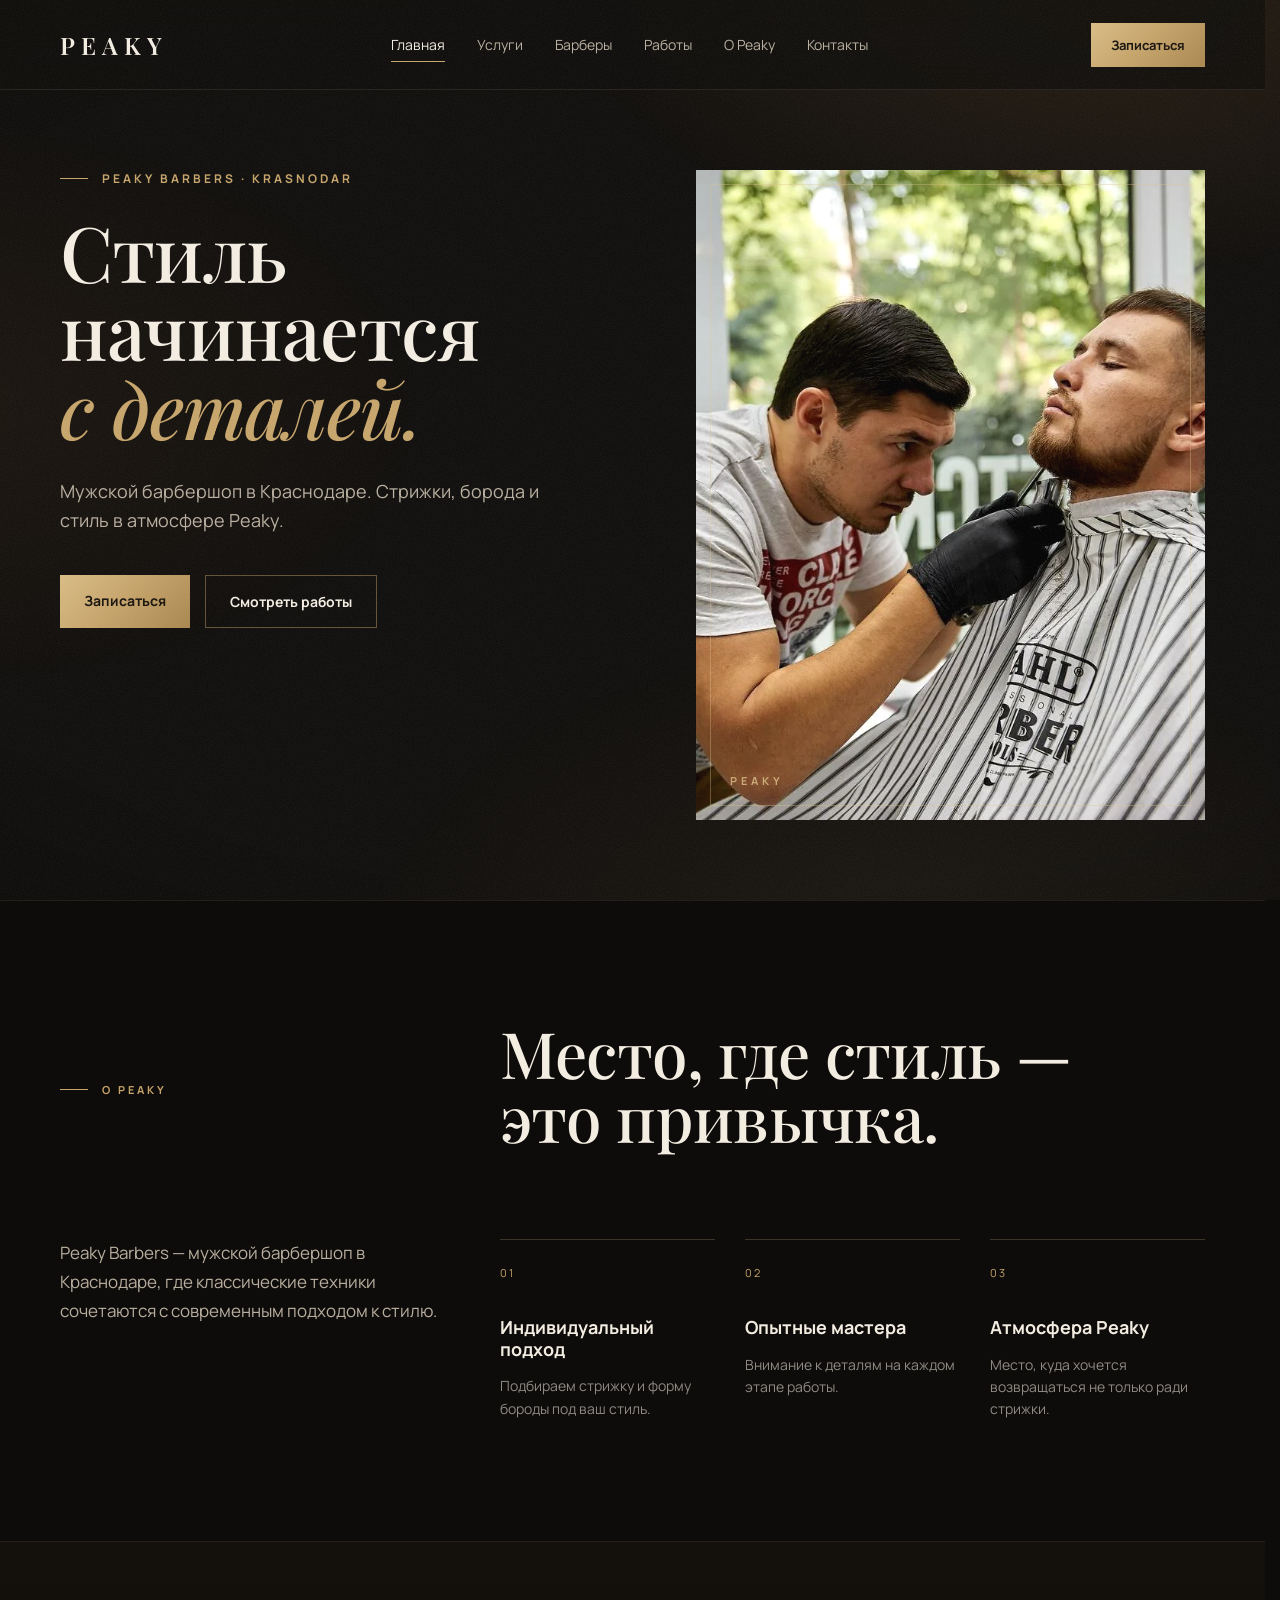
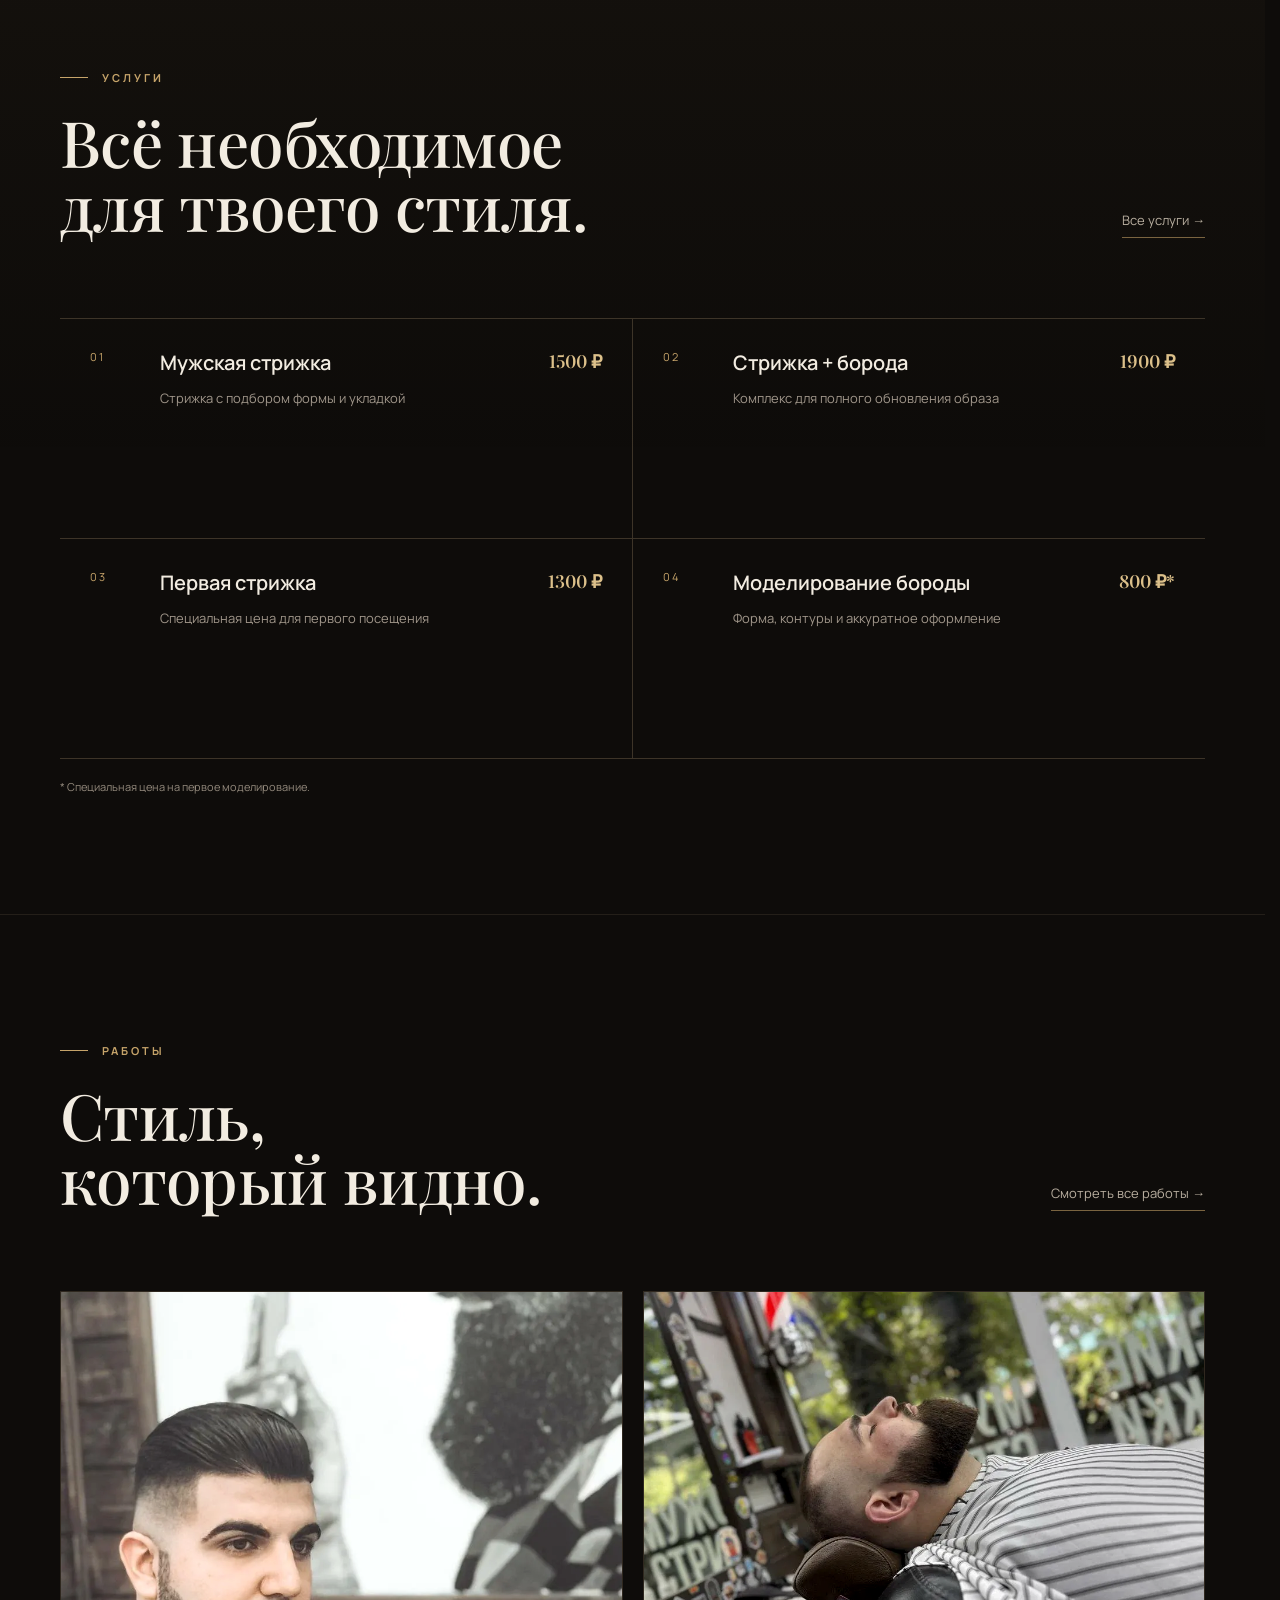
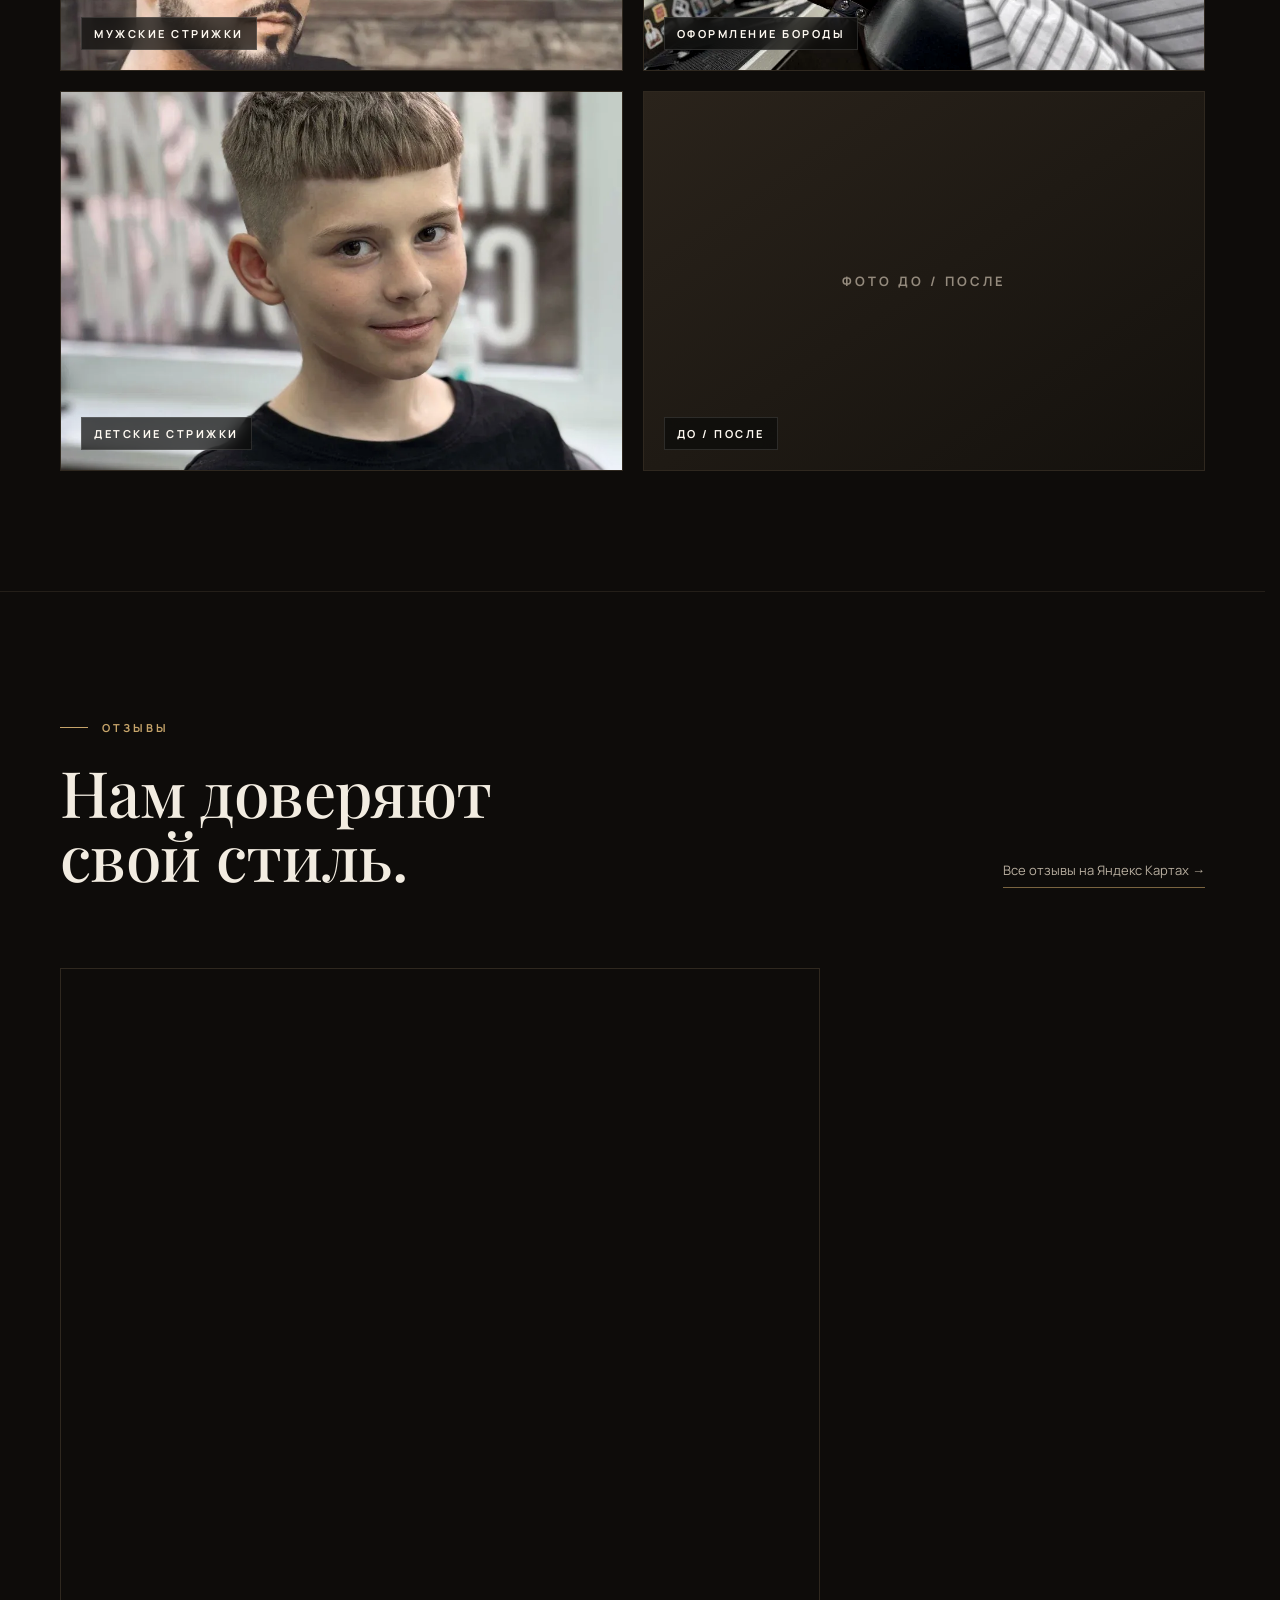
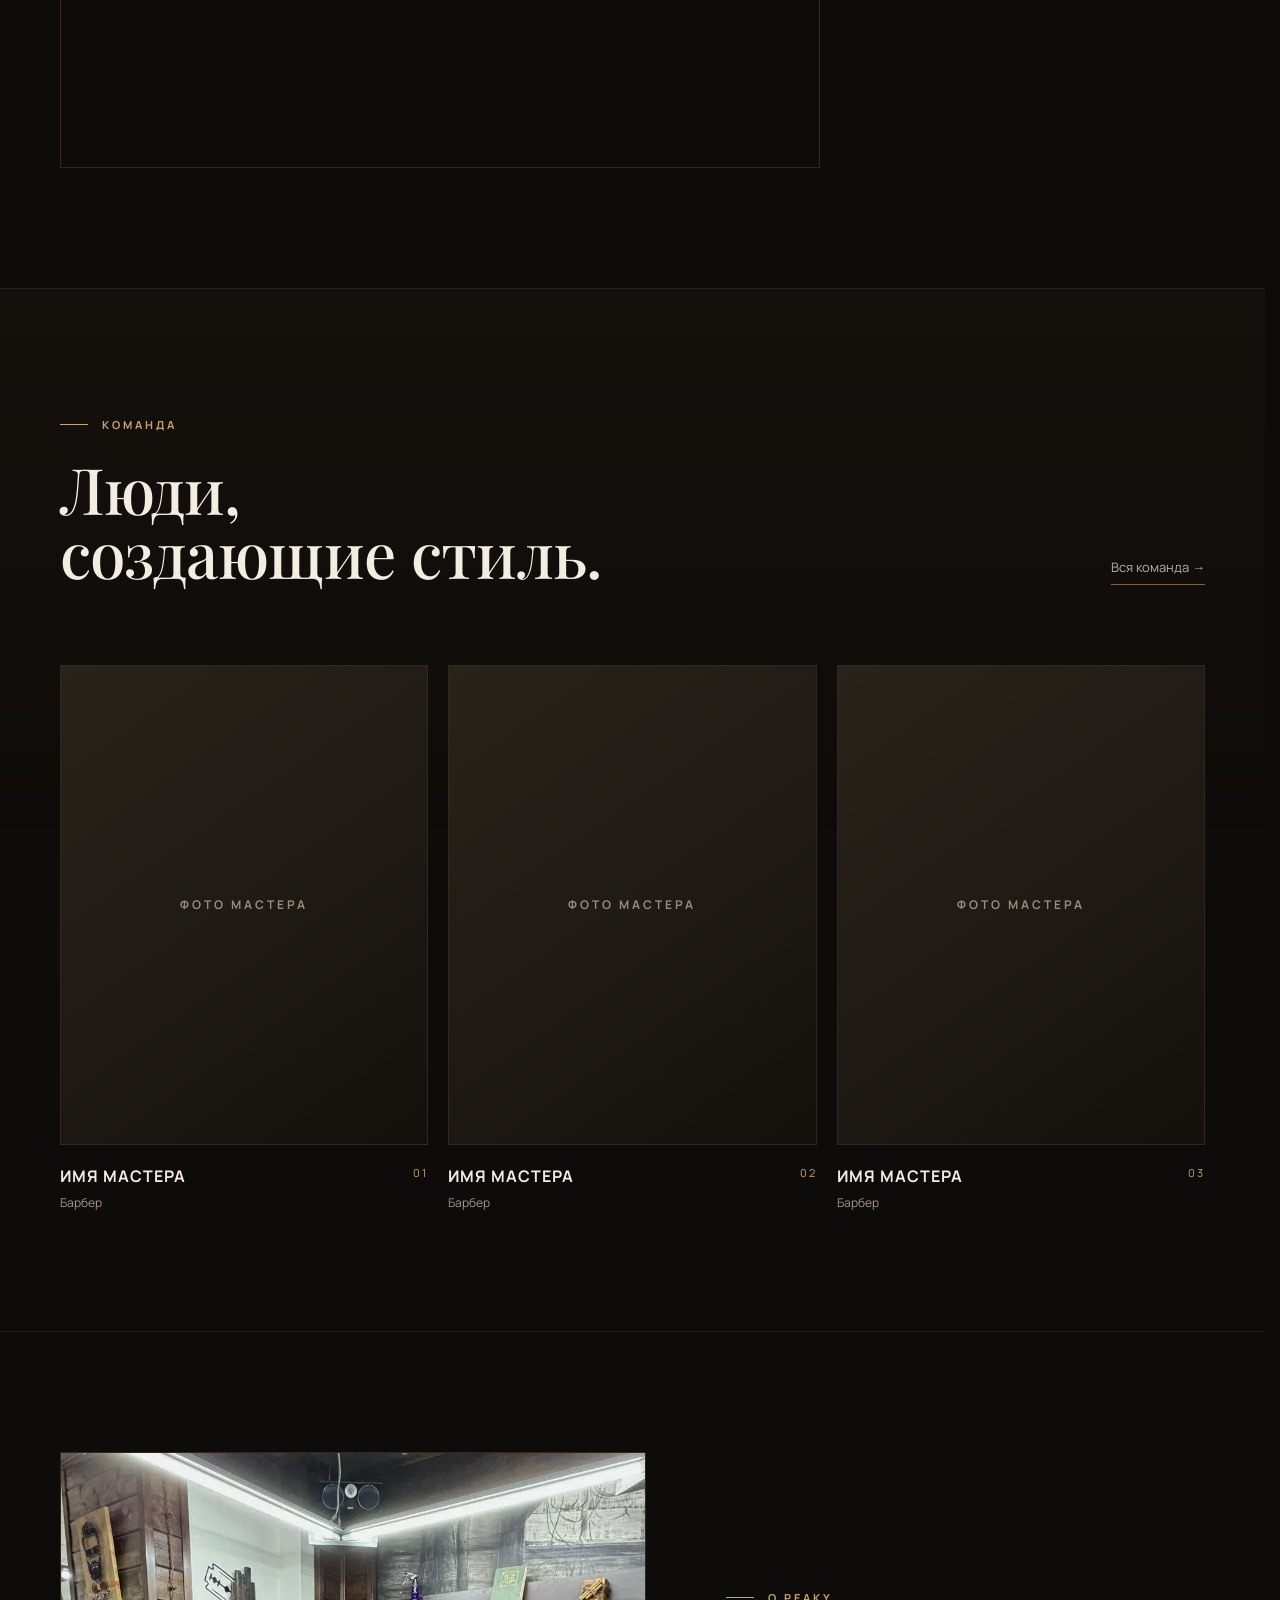
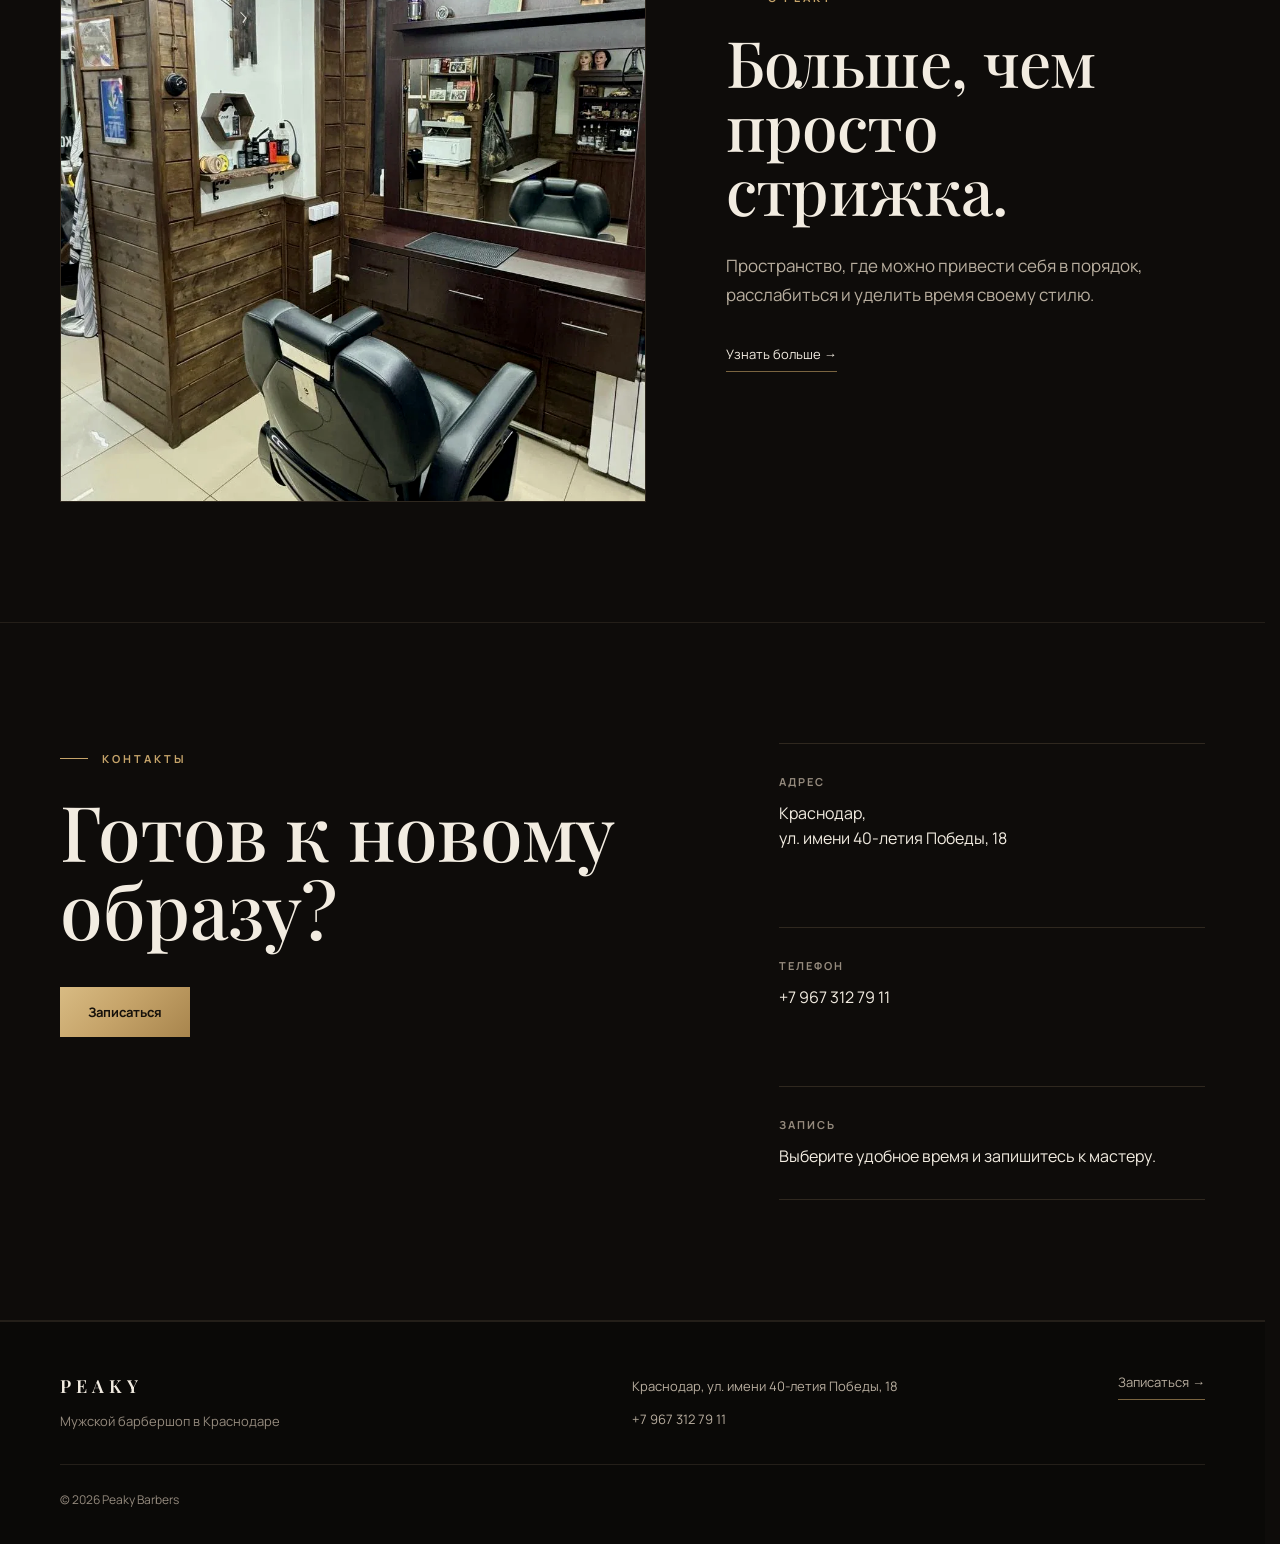
<file: index.html>
<!DOCTYPE html>
<html lang="ru">
<head>
    <meta charset="UTF-8">
    <meta name="viewport" content="width=device-width, initial-scale=1.0">
    <title>Peaky Barbers — барбершоп в Краснодаре</title>

    <!-- Демо-версия: закрыта от поисковиков до согласования с владельцем.
         После подписания договора удалить эту строку (см. README). -->
    <meta name="robots" content="noindex, nofollow">

    <meta name="description" content="Peaky Barbers — мужской барбершоп в Краснодаре. Стрижки, моделирование бороды и стиль в атмосфере Peaky.">

    <meta property="og:type" content="website">
    <meta property="og:site_name" content="Peaky Barbers">
    <meta property="og:locale" content="ru_RU">
    <meta property="og:title" content="Peaky Barbers — барбершоп в Краснодаре">
    <meta property="og:description" content="Peaky Barbers — мужской барбершоп в Краснодаре. Стрижки, моделирование бороды и стиль в атмосфере Peaky.">

    <meta property="og:url" content="https://tsum323.github.io/peaky-barbers/">
    <meta property="og:image" content="https://tsum323.github.io/peaky-barbers/images/og-image.jpg">
    <meta property="og:image:width" content="1200">
    <meta property="og:image:height" content="630">
    <meta property="og:image:alt" content="Барбер Peaky Barbers оформляет бороду клиенту">
    <meta name="twitter:card" content="summary_large_image">

    <link rel="canonical" href="https://tsum323.github.io/peaky-barbers/">
    <meta name="theme-color" content="#0e0c0a">

    <link rel="icon" href="favicon.svg" type="image/svg+xml">
    <link rel="apple-touch-icon" href="apple-touch-icon.png">
    <link rel="preload" href="fonts/playfair-display-cyrillic-500-normal.woff2" as="font" type="font/woff2" crossorigin>
    <link rel="preload" href="fonts/manrope-cyrillic-400-normal.woff2" as="font" type="font/woff2" crossorigin>
    <link rel="stylesheet" href="style.css?v=20261008">

    <script type="application/ld+json">
    {
        "@context": "https://schema.org",
        "@type": "HairSalon",
        "name": "Peaky Barbers",
        "description": "Мужской барбершоп в Краснодаре: стрижки, моделирование бороды, детские стрижки.",
        "url": "https://tsum323.github.io/peaky-barbers/",
        "image": "https://tsum323.github.io/peaky-barbers/images/og-image.jpg",
        "logo": "https://tsum323.github.io/peaky-barbers/apple-touch-icon.png",
        "telephone": "+7 967 312-79-11",
        "priceRange": "800–1900 ₽",
        "currenciesAccepted": "RUB",
        "address": {
            "@type": "PostalAddress",
            "streetAddress": "ул. имени 40-летия Победы, 18",
            "addressLocality": "Краснодар",
            "addressCountry": "RU"
        },
        "hasMap": "https://yandex.ru/maps/org/peaky_barbers/162378804419/",
        "sameAs": ["https://yandex.ru/maps/org/peaky_barbers/162378804419/"]
    }
    </script>
</head>
<body>

    <a href="#main" class="skip-link">Перейти к содержимому</a>

    <header class="header">

        <a href="index.html" class="logo">PEAKY</a>

        <nav class="nav">
            <a href="index.html">Главная</a>
            <a href="services.html">Услуги</a>
            <a href="barbers.html">Барберы</a>
            <a href="works.html">Работы</a>
            <a href="about.html">О Peaky</a>
            <a href="contacts.html">Контакты</a>
        </nav>

        <a href="contacts.html" class="header-button" data-booking>Записаться</a>

    </header>

    <main id="main">

        <section class="hero">

            <div class="hero-content">

                <p class="hero-label">PEAKY BARBERS · KRASNODAR</p>

                <h1>
                    Стиль начинается<br>
                    <em>с деталей.</em>
                </h1>

                <p class="hero-description">
                    Мужской барбершоп в Краснодаре.
                    Стрижки, борода и стиль в атмосфере Peaky.
                </p>

                <div class="hero-buttons">
                    <a href="contacts.html" class="button button-light" data-booking>
                        Записаться
                    </a>

                    <a href="works.html" class="button button-outline">
                        Смотреть работы
                    </a>
                </div>

            </div>

            <div class="hero-image">
                <img src="images/hero.webp" alt="Барбер Peaky Barbers оформляет бороду клиенту" width="1280" height="851" fetchpriority="high">
            </div>

        </section>
<section class="intro">

    <div class="intro-top">
        <p class="section-label">О PEAKY</p>

        <h2>
            Место, где стиль&nbsp;—<br>
            это привычка.
        </h2>
    </div>

    <div class="intro-content">

        <p class="intro-text">
            Peaky Barbers — мужской барбершоп в Краснодаре,
            где классические техники сочетаются с современным
            подходом к стилю.
        </p>

        <div class="intro-features">

            <div class="feature">
                <span class="feature-number">01</span>
                <h3>Индивидуальный подход</h3>
                <p>
                    Подбираем стрижку и форму бороды
                    под ваш стиль.
                </p>
            </div>

            <div class="feature">
                <span class="feature-number">02</span>
                <h3>Опытные мастера</h3>
                <p>
                    Внимание к деталям на каждом этапе
                    работы.
                </p>
            </div>

            <div class="feature">
                <span class="feature-number">03</span>
                <h3>Атмосфера Peaky</h3>
                <p>
                    Место, куда хочется возвращаться
                    не только ради стрижки.
                </p>
            </div>

        </div>

    </div>

</section>
<section class="services-preview">

    <div class="services-heading">

        <div>
            <p class="section-label">УСЛУГИ</p>

            <h2>
                Всё необходимое<br>
                для твоего стиля.
            </h2>
        </div>

        <a href="services.html" class="services-link">
            Все услуги →
        </a>

    </div>

    <div class="services-grid">

        <a href="services.html" class="service-card">

            <span class="service-number">01</span>

            <div class="service-info">
                <h3>Мужская стрижка</h3>
                <p>Стрижка с подбором формы и укладкой</p>
            </div>

            <span class="service-price">1500 ₽</span>

        </a>

        <a href="services.html" class="service-card">

            <span class="service-number">02</span>

            <div class="service-info">
                <h3>Стрижка + борода</h3>
                <p>Комплекс для полного обновления образа</p>
            </div>

            <span class="service-price">1900 ₽</span>

        </a>

        <a href="services.html" class="service-card">

            <span class="service-number">03</span>

            <div class="service-info">
                <h3>Первая стрижка</h3>
                <p>Специальная цена для первого посещения</p>
            </div>

            <span class="service-price">1300 ₽</span>

        </a>

        <a href="services.html" class="service-card">

            <span class="service-number">04</span>

            <div class="service-info">
                <h3>Моделирование бороды</h3>
                <p>Форма, контуры и аккуратное оформление</p>
            </div>

            <span class="service-price">800 ₽*</span>

        </a>

    </div>

    <p class="services-note">
        * Специальная цена на первое моделирование.
    </p>

</section>
<section class="works-preview">

    <div class="works-heading">

        <div>
            <p class="section-label">РАБОТЫ</p>

            <h2>
                Стиль,<br>
                который видно.
            </h2>
        </div>

        <a href="works.html" class="works-link">
            Смотреть все работы →
        </a>

    </div>

<div class="works-grid">

    <a href="works.html" class="work-small">
        <img class="media-fill" src="images/work-haircut.webp" alt="Мужская стрижка с фейдом и укладкой" width="960" height="1280" loading="lazy" decoding="async">

        <span>МУЖСКИЕ СТРИЖКИ</span>
    </a>

    <a href="works.html" class="work-small">
        <img class="media-fill" src="images/work-beard.webp" alt="Оформление бороды в кресле Peaky Barbers" width="960" height="1280" loading="lazy" decoding="async">

        <span>ОФОРМЛЕНИЕ БОРОДЫ</span>
    </a>

    <a href="works.html" class="work-small">
        <img class="media-fill" src="images/work-kids.webp" alt="Детская стрижка в Peaky Barbers" width="960" height="1280" loading="lazy" decoding="async">

        <span>ДЕТСКИЕ СТРИЖКИ</span>
    </a>

    <a href="works.html" class="work-small">
        <div class="work-placeholder">
            ФОТО ДО / ПОСЛЕ
        </div>

        <span>ДО / ПОСЛЕ</span>
    </a>

</div>

</section>
<section class="reviews-preview">

    <div class="reviews-heading">

        <div>
            <p class="section-label">ОТЗЫВЫ</p>

            <h2>
                Нам доверяют<br>
                свой стиль.
            </h2>
        </div>

        <a
            href="https://yandex.ru/maps/org/peaky_barbers/162378804419/reviews/"
            class="reviews-link"
            target="_blank"
            rel="noopener noreferrer"
        >
            Все отзывы на Яндекс Картах →
        </a>

    </div>

    <div class="reviews-widget">
        <iframe
            src="https://yandex.ru/maps-reviews-widget/162378804419?comments"
            title="Отзывы о Peaky Barbers на Яндекс Картах"
            loading="lazy"
        ></iframe>
    </div>

</section>
<section class="barbers-preview">

    <div class="barbers-heading">

        <div>
            <p class="section-label">КОМАНДА</p>

            <h2>
                Люди,<br>
                создающие стиль.
            </h2>
        </div>

        <a href="barbers.html" class="barbers-link">
            Вся команда →
        </a>

    </div>

    <div class="barbers-grid">

        <a href="barbers.html" class="barber-card">

            <div class="barber-photo">
                ФОТО МАСТЕРА
            </div>

            <div class="barber-info">
                <div>
                    <h3>ИМЯ МАСТЕРА</h3>
                    <p>Барбер</p>
                </div>

                <span>01</span>
            </div>

        </a>

        <a href="barbers.html" class="barber-card">

            <div class="barber-photo">
                ФОТО МАСТЕРА
            </div>

            <div class="barber-info">
                <div>
                    <h3>ИМЯ МАСТЕРА</h3>
                    <p>Барбер</p>
                </div>

                <span>02</span>
            </div>

        </a>

        <a href="barbers.html" class="barber-card">

            <div class="barber-photo">
                ФОТО МАСТЕРА
            </div>

            <div class="barber-info">
                <div>
                    <h3>ИМЯ МАСТЕРА</h3>
                    <p>Барбер</p>
                </div>

                <span>03</span>
            </div>

        </a>

    </div>

</section>
<section class="about-preview">

    <div class="about-photo">
        <img class="media-fill" src="images/interior.webp" alt="Интерьер барбершопа Peaky Barbers" width="960" height="1280" loading="lazy" decoding="async">
    </div>

    <div class="about-content">

        <p class="section-label">О PEAKY</p>

        <h2>
            Больше, чем<br>
            просто стрижка.
        </h2>

        <p class="about-text">
            Пространство, где можно привести себя
            в порядок, расслабиться и уделить время
            своему стилю.
        </p>

        <a href="about.html" class="about-link">
            Узнать больше →
        </a>

    </div>

</section>
<section class="contact-preview">

    <div class="contact-main">

        <p class="section-label">КОНТАКТЫ</p>

        <h2>
            Готов к новому<br>
            образу?
        </h2>

        <a href="contacts.html" class="contact-button" data-booking>
            Записаться
        </a>

    </div>

    <div class="contact-info">

        <div class="contact-item">
            <span>АДРЕС</span>
            <p>
                Краснодар,<br>
                ул. имени 40-летия Победы, 18
            </p>
        </div>

        <div class="contact-item">
            <span>ТЕЛЕФОН</span>
            <a href="tel:+79673127911">
                +7 967 312 79 11
            </a>
        </div>

        <div class="contact-item">
            <span>ЗАПИСЬ</span>
            <p>
                Выберите удобное время
                и запишитесь к мастеру.
            </p>
        </div>

    </div>

</section>

    </main>

    <!-- FOOTER -->

    <footer class="footer">

        <div class="footer-brand">
            <a href="index.html" class="footer-logo">PEAKY</a>
            <p>Мужской барбершоп в Краснодаре</p>
        </div>

        <address class="footer-contacts">
            <a href="https://yandex.ru/maps/org/peaky_barbers/162378804419/" target="_blank" rel="noopener noreferrer">Краснодар, ул. имени 40-летия Победы, 18</a>
            <a href="tel:+79673127911">+7 967 312 79 11</a>
        </address>

        <a href="contacts.html" class="footer-cta" data-booking>Записаться →</a>

        <p class="footer-copy">© <span data-year>2026</span> Peaky Barbers</p>

    </footer>
<button class="back-to-top" aria-label="Вернуться наверх">↑</button>

<script src="script.js?v=20261008"></script>
</body>
</html>
</file>
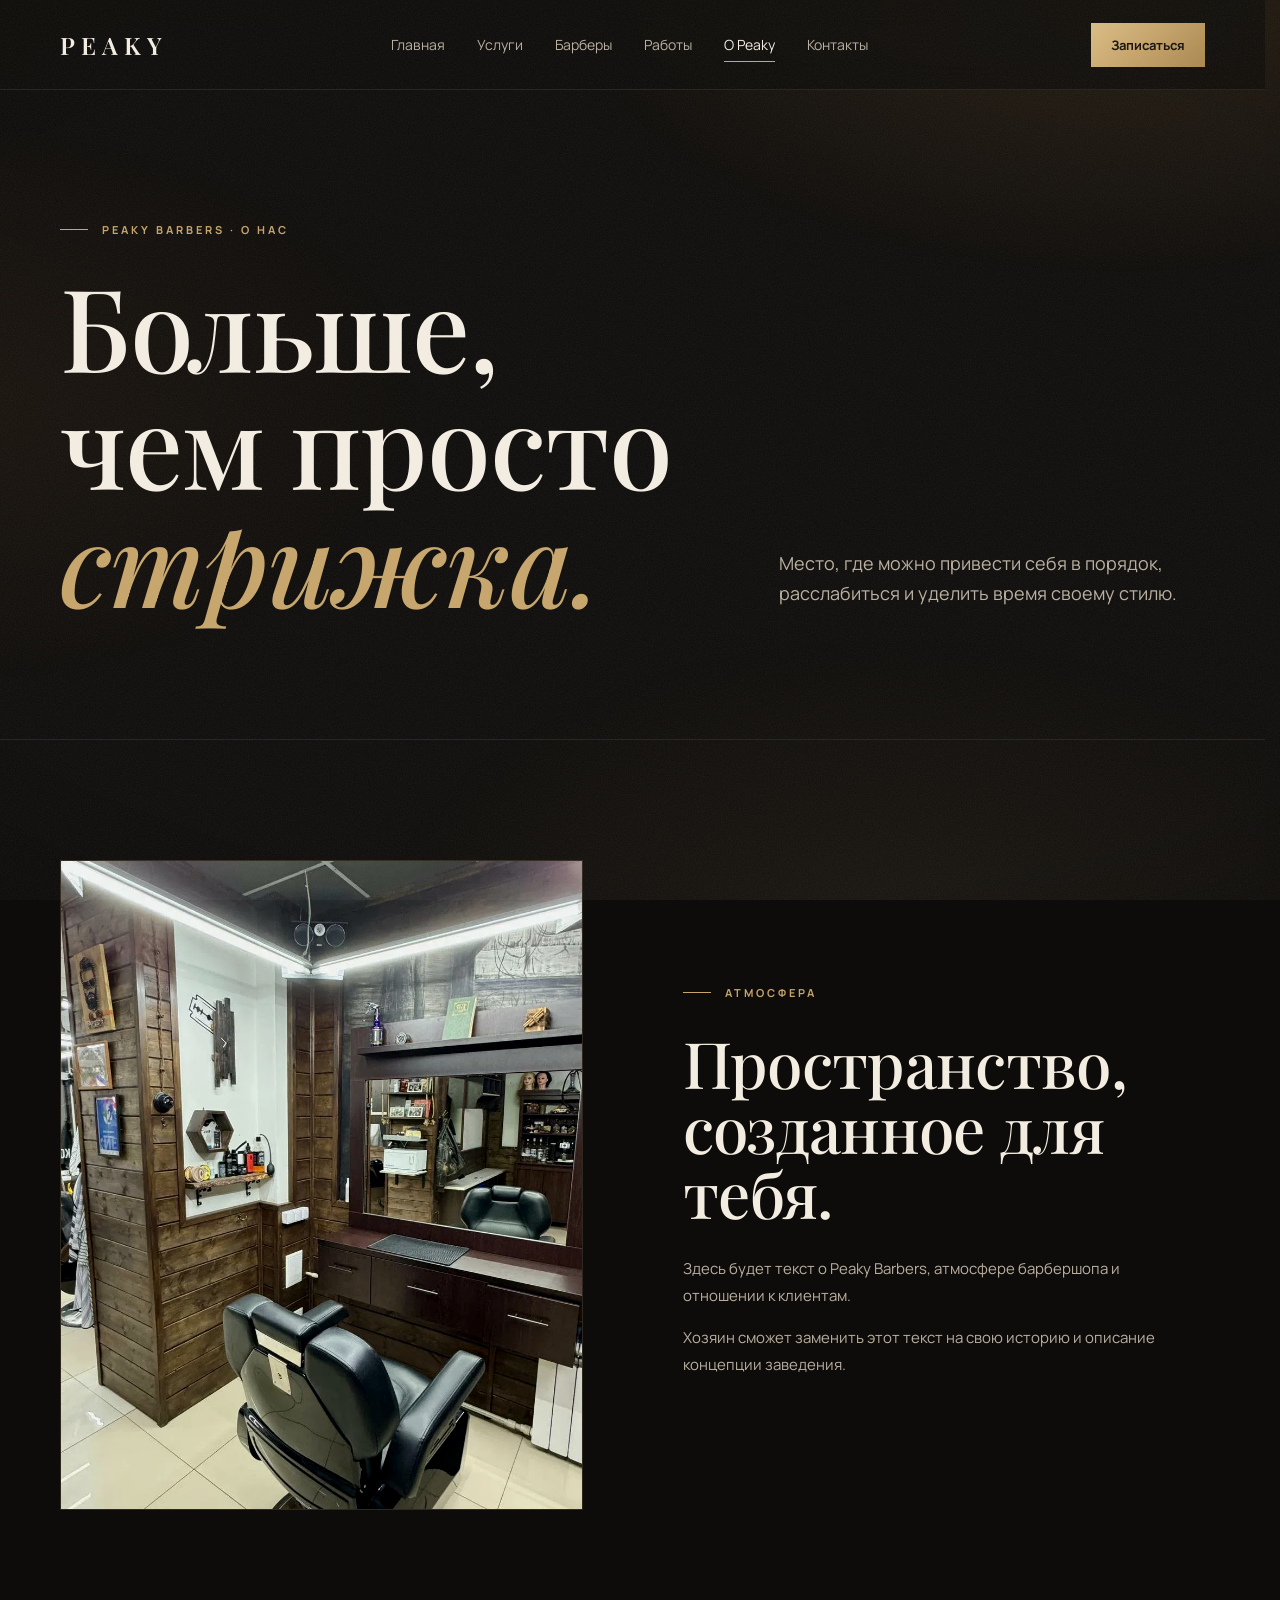
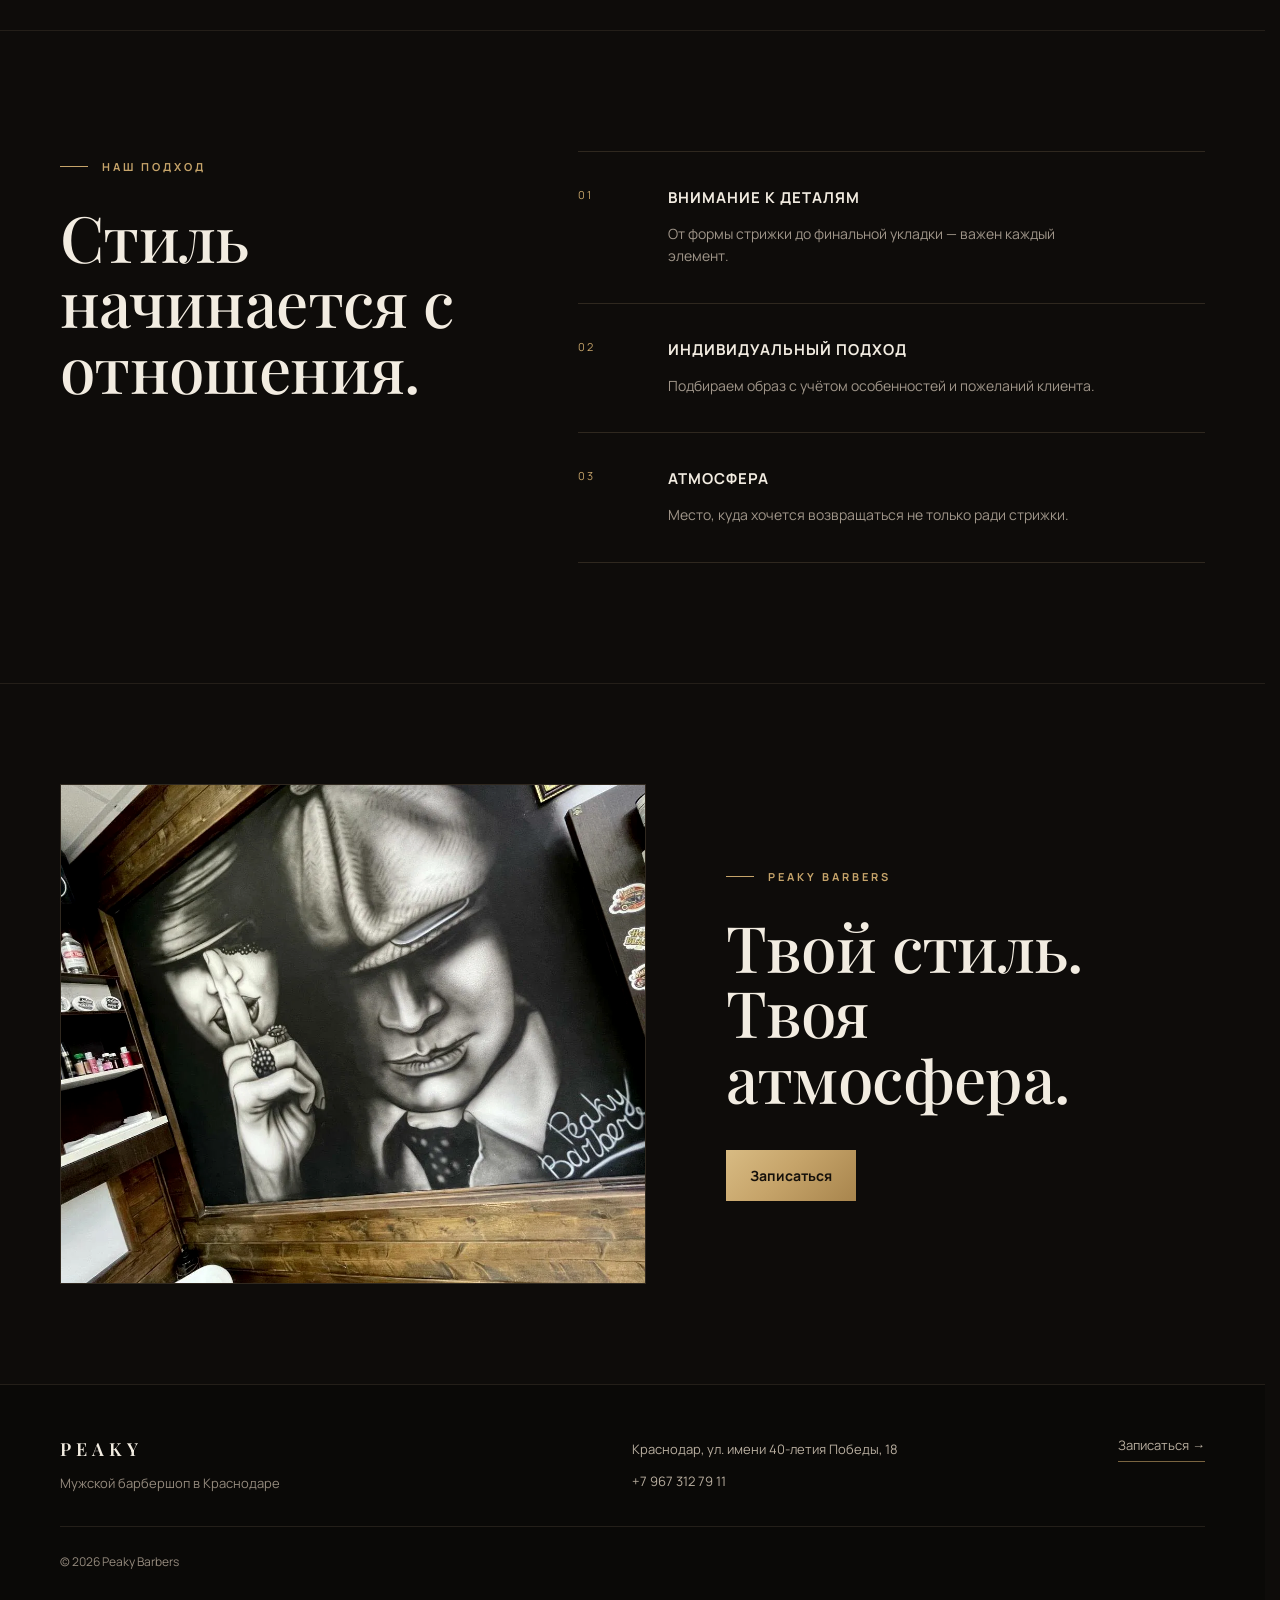
<file: about.html>
<!DOCTYPE html>
<html lang="ru">

<head>

    <meta charset="UTF-8">

    <meta name="viewport"
          content="width=device-width, initial-scale=1.0">

    <title>О Peaky — Peaky Barbers</title>

    <!-- Демо-версия: закрыта от поисковиков до согласования с владельцем.
         После подписания договора удалить эту строку (см. README). -->
    <meta name="robots" content="noindex, nofollow">

    <meta name="description" content="О Peaky Barbers — мужском барбершопе в Краснодаре: атмосфера, подход и внимание к деталям.">

    <meta property="og:type" content="website">
    <meta property="og:site_name" content="Peaky Barbers">
    <meta property="og:locale" content="ru_RU">
    <meta property="og:title" content="О Peaky — Peaky Barbers">
    <meta property="og:description" content="О Peaky Barbers — мужском барбершопе в Краснодаре: атмосфера, подход и внимание к деталям.">

    <meta property="og:url" content="https://tsum323.github.io/peaky-barbers/about.html">
    <meta property="og:image" content="https://tsum323.github.io/peaky-barbers/images/og-image.jpg">
    <meta property="og:image:width" content="1200">
    <meta property="og:image:height" content="630">
    <meta property="og:image:alt" content="Барбер Peaky Barbers оформляет бороду клиенту">
    <meta name="twitter:card" content="summary_large_image">

    <link rel="canonical" href="https://tsum323.github.io/peaky-barbers/about.html">
    <meta name="theme-color" content="#0e0c0a">

    <link rel="icon" href="favicon.svg" type="image/svg+xml">
    <link rel="apple-touch-icon" href="apple-touch-icon.png">

    <link rel="preload" href="fonts/playfair-display-cyrillic-500-normal.woff2" as="font" type="font/woff2" crossorigin>
    <link rel="preload" href="fonts/manrope-cyrillic-400-normal.woff2" as="font" type="font/woff2" crossorigin>
    <link rel="stylesheet" href="style.css?v=20261008">

</head>

<body>

    <a href="#main" class="skip-link">Перейти к содержимому</a>

    <header class="header">

        <a href="index.html" class="logo">PEAKY</a>

        <nav class="nav">
            <a href="index.html">Главная</a>
            <a href="services.html">Услуги</a>
            <a href="barbers.html">Барберы</a>
            <a href="works.html">Работы</a>
            <a href="about.html">О Peaky</a>
            <a href="contacts.html">Контакты</a>
        </nav>

        <a href="contacts.html" class="header-button" data-booking>Записаться</a>

    </header>

<main id="main">

    <section class="about-page-hero">

        <div>

            <p class="section-label">
                PEAKY BARBERS · О НАС
            </p>

            <h1>
                Больше,<br>
                чем просто<br>
                <em>стрижка.</em>
            </h1>

        </div>

        <p class="about-page-intro">
            Место, где можно привести себя
            в порядок, расслабиться и уделить
            время своему стилю.
        </p>

    </section>

    <section class="about-story">

        <div class="about-photo">
            <img class="media-fill" src="images/interior.webp" alt="Интерьер барбершопа Peaky Barbers" width="960" height="1280" loading="lazy" decoding="async">
        </div>

        <div class="about-story-content">

            <p class="section-label">
                АТМОСФЕРА
            </p>

            <h2>
                Пространство,
                созданное
                для тебя.
            </h2>

            <p>
                Здесь будет текст о Peaky Barbers,
                атмосфере барбершопа и отношении
                к клиентам.
            </p>

            <p>
                Хозяин сможет заменить этот текст
                на свою историю и описание
                концепции заведения.
            </p>

        </div>

    </section>

    <section class="about-values">

        <div class="about-values-heading">

            <p class="section-label">
                НАШ ПОДХОД
            </p>

            <h2>
                Стиль начинается
                с отношения.
            </h2>

        </div>

        <div class="about-values-list">

            <div class="about-value">

                <span>01</span>

                <div>

                    <h3>
                        Внимание к деталям
                    </h3>

                    <p>
                        От формы стрижки до финальной
                        укладки — важен каждый элемент.
                    </p>

                </div>

            </div>

            <div class="about-value">

                <span>02</span>

                <div>

                    <h3>
                        Индивидуальный подход
                    </h3>

                    <p>
                        Подбираем образ с учётом
                        особенностей и пожеланий клиента.
                    </p>

                </div>

            </div>

            <div class="about-value">

                <span>03</span>

                <div>

                    <h3>
                        Атмосфера
                    </h3>

                    <p>
                        Место, куда хочется возвращаться
                        не только ради стрижки.
                    </p>

                </div>

            </div>

        </div>

    </section>

    <section class="about-final">

        <div class="about-final-photo">
            <img class="media-fill" src="images/atmosphere.webp" alt="Граффити Peaky Barbers на стене барбершопа" width="1280" height="960" loading="lazy" decoding="async">
        </div>

        <div class="about-final-content">

            <p class="section-label">
                PEAKY BARBERS
            </p>

            <h2>
                Твой стиль.<br>
                Твоя атмосфера.
            </h2>

            <a href="contacts.html"
               class="button button-light"
               data-booking>
                Записаться
            </a>

        </div>

    </section>

</main>

    <!-- FOOTER -->

    <footer class="footer">

        <div class="footer-brand">
            <a href="index.html" class="footer-logo">PEAKY</a>
            <p>Мужской барбершоп в Краснодаре</p>
        </div>

        <address class="footer-contacts">
            <a href="https://yandex.ru/maps/org/peaky_barbers/162378804419/" target="_blank" rel="noopener noreferrer">Краснодар, ул. имени 40-летия Победы, 18</a>
            <a href="tel:+79673127911">+7 967 312 79 11</a>
        </address>

        <a href="contacts.html" class="footer-cta" data-booking>Записаться →</a>

        <p class="footer-copy">© <span data-year>2026</span> Peaky Barbers</p>

    </footer>
<button class="back-to-top" aria-label="Вернуться наверх">↑</button>

<script src="script.js?v=20261008"></script>
</body>

</html>
</file>
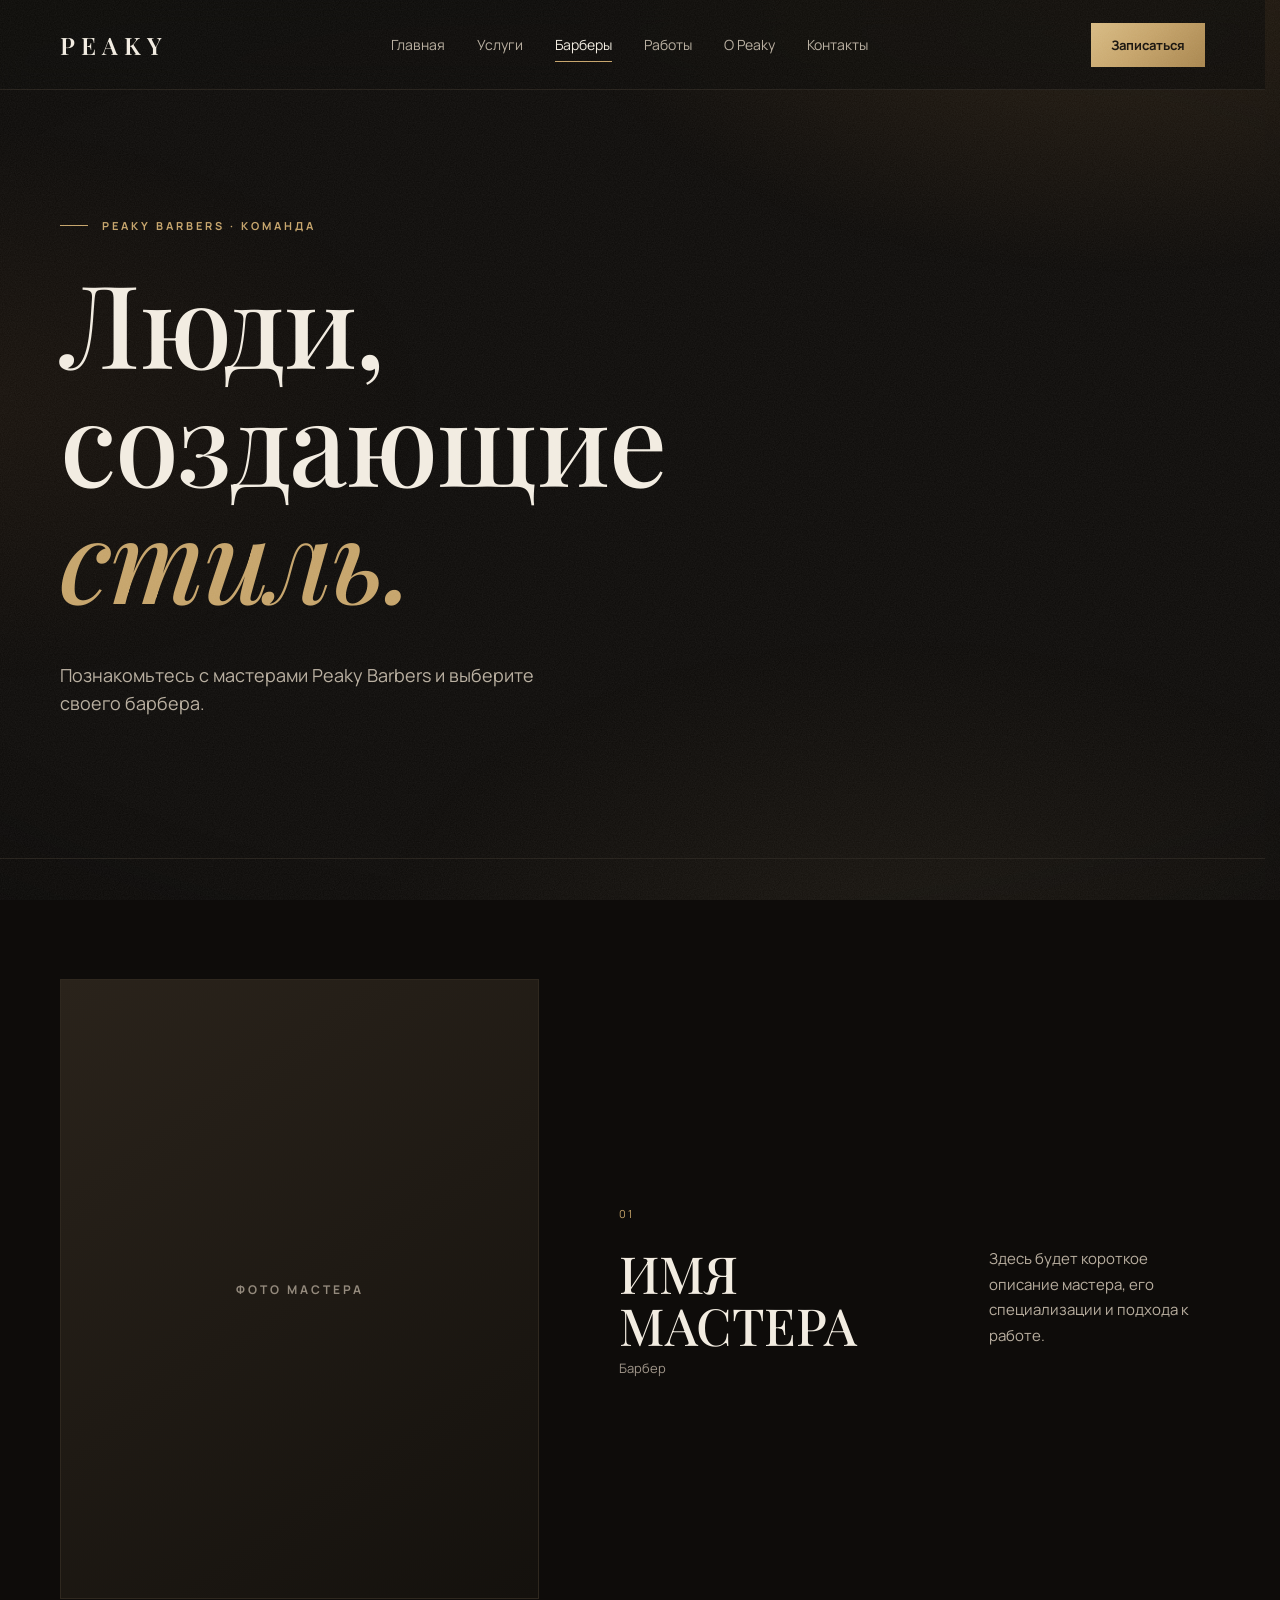
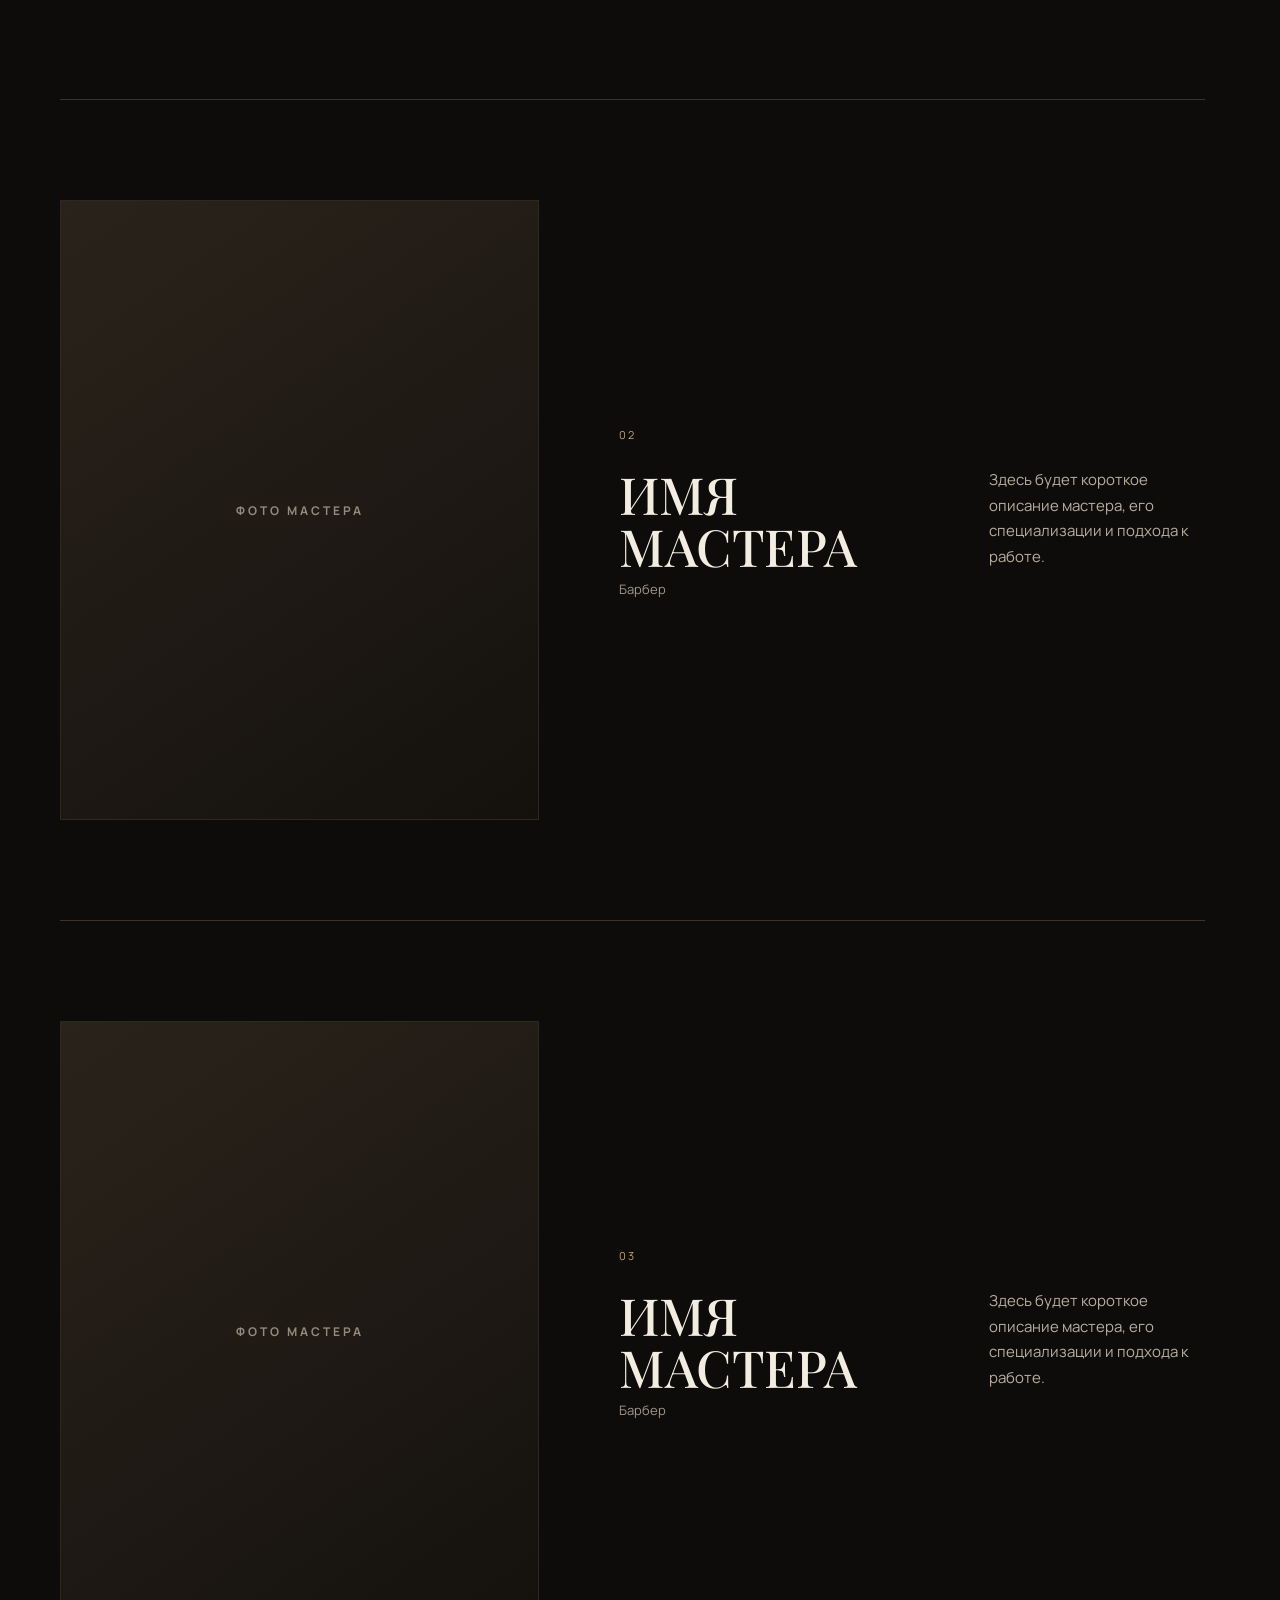
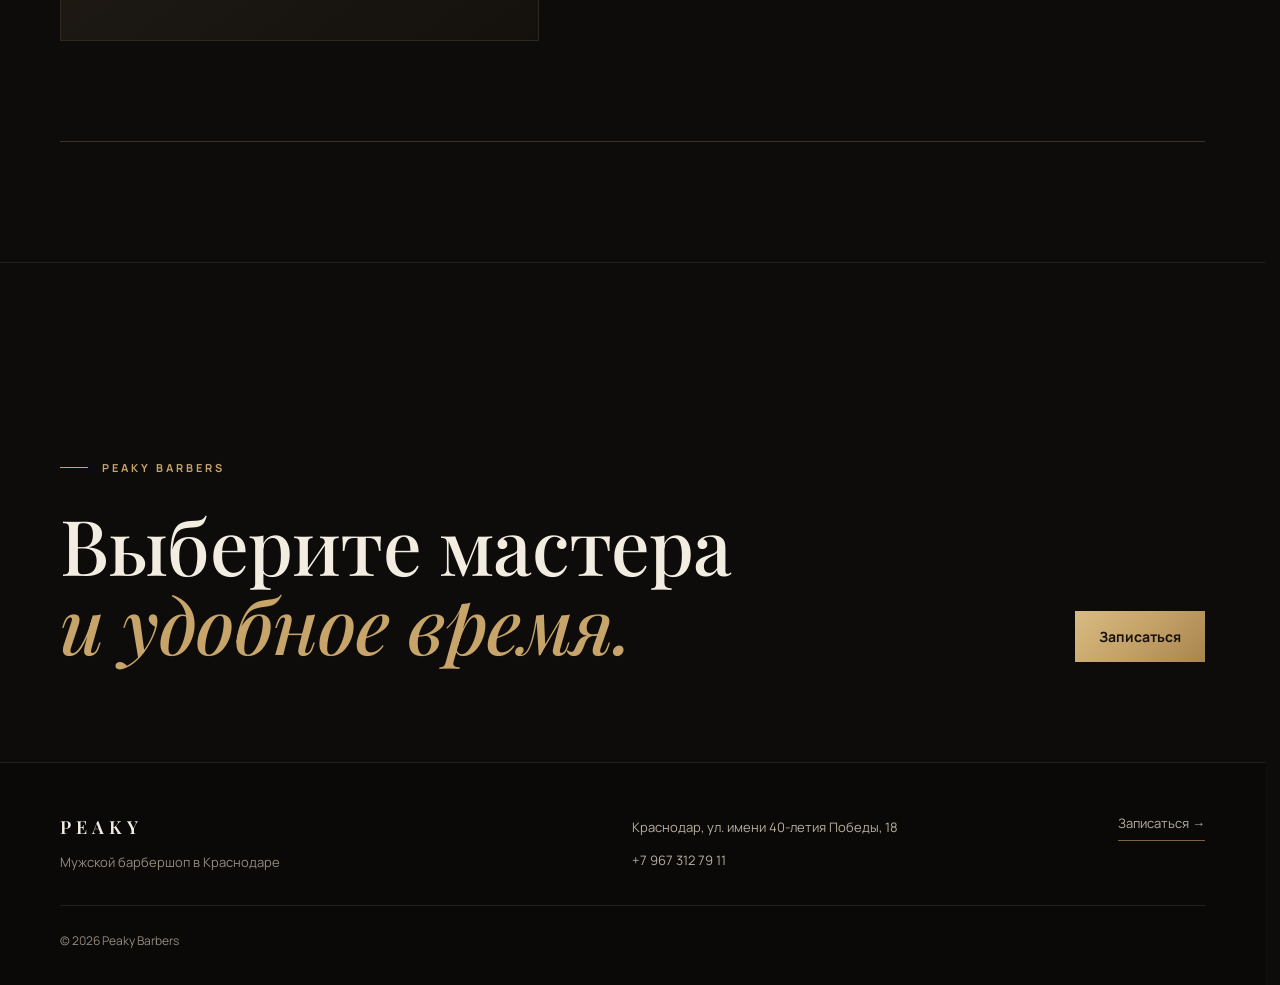
<file: barbers.html>
<!DOCTYPE html>
<html lang="ru">

<head>

    <meta charset="UTF-8">

    <meta name="viewport"
          content="width=device-width, initial-scale=1.0">

    <title>Барберы — Peaky Barbers</title>

    <!-- Демо-версия: закрыта от поисковиков до согласования с владельцем.
         После подписания договора удалить эту строку (см. README). -->
    <meta name="robots" content="noindex, nofollow">

    <meta name="description" content="Команда Peaky Barbers: мастера мужского барбершопа в Краснодаре.">

    <meta property="og:type" content="website">
    <meta property="og:site_name" content="Peaky Barbers">
    <meta property="og:locale" content="ru_RU">
    <meta property="og:title" content="Барберы — Peaky Barbers">
    <meta property="og:description" content="Команда Peaky Barbers: мастера мужского барбершопа в Краснодаре.">

    <meta property="og:url" content="https://tsum323.github.io/peaky-barbers/barbers.html">
    <meta property="og:image" content="https://tsum323.github.io/peaky-barbers/images/og-image.jpg">
    <meta property="og:image:width" content="1200">
    <meta property="og:image:height" content="630">
    <meta property="og:image:alt" content="Барбер Peaky Barbers оформляет бороду клиенту">
    <meta name="twitter:card" content="summary_large_image">

    <link rel="canonical" href="https://tsum323.github.io/peaky-barbers/barbers.html">
    <meta name="theme-color" content="#0e0c0a">

    <link rel="icon" href="favicon.svg" type="image/svg+xml">
    <link rel="apple-touch-icon" href="apple-touch-icon.png">

    <link rel="preload" href="fonts/playfair-display-cyrillic-500-normal.woff2" as="font" type="font/woff2" crossorigin>
    <link rel="preload" href="fonts/manrope-cyrillic-400-normal.woff2" as="font" type="font/woff2" crossorigin>
    <link rel="stylesheet" href="style.css?v=20261008">

</head>

<body>

    <a href="#main" class="skip-link">Перейти к содержимому</a>

    <header class="header">

        <a href="index.html" class="logo">PEAKY</a>

        <nav class="nav">
            <a href="index.html">Главная</a>
            <a href="services.html">Услуги</a>
            <a href="barbers.html">Барберы</a>
            <a href="works.html">Работы</a>
            <a href="about.html">О Peaky</a>
            <a href="contacts.html">Контакты</a>
        </nav>

        <a href="contacts.html" class="header-button" data-booking>Записаться</a>

    </header>

<main id="main">

    <section class="barbers-page-hero">

        <p class="section-label">
            PEAKY BARBERS · КОМАНДА
        </p>

        <h1>
            Люди,<br>
            создающие<br>
            <em>стиль.</em>
        </h1>

        <p class="barbers-page-description">
            Познакомьтесь с мастерами Peaky Barbers
            и выберите своего барбера.
        </p>

    </section>

    <section class="barbers-page-list">

        <div class="barber-page-card">

            <div class="barber-page-photo">
                ФОТО МАСТЕРА
            </div>

            <div class="barber-page-info">

                <div>

                    <span class="barber-page-number">
                        01
                    </span>

                    <h2>
                        ИМЯ МАСТЕРА
                    </h2>

                    <p>
                        Барбер
                    </p>

                </div>

                <p class="barber-page-description">
                    Здесь будет короткое описание
                    мастера, его специализации
                    и подхода к работе.
                </p>

            </div>

        </div>

        <div class="barber-page-card">

            <div class="barber-page-photo">
                ФОТО МАСТЕРА
            </div>

            <div class="barber-page-info">

                <div>

                    <span class="barber-page-number">
                        02
                    </span>

                    <h2>
                        ИМЯ МАСТЕРА
                    </h2>

                    <p>
                        Барбер
                    </p>

                </div>

                <p class="barber-page-description">
                    Здесь будет короткое описание
                    мастера, его специализации
                    и подхода к работе.
                </p>

            </div>

        </div>

        <div class="barber-page-card">

            <div class="barber-page-photo">
                ФОТО МАСТЕРА
            </div>

            <div class="barber-page-info">

                <div>

                    <span class="barber-page-number">
                        03
                    </span>

                    <h2>
                        ИМЯ МАСТЕРА
                    </h2>

                    <p>
                        Барбер
                    </p>

                </div>

                <p class="barber-page-description">
                    Здесь будет короткое описание
                    мастера, его специализации
                    и подхода к работе.
                </p>

            </div>

        </div>

    </section>

    <section class="page-cta">

        <div>
            <p class="section-label">
                PEAKY BARBERS
            </p>

            <h2>
                Выберите мастера<br>
                <em>и удобное время.</em>
            </h2>
        </div>

        <a href="contacts.html" class="button button-light" data-booking>
            Записаться
        </a>

    </section>

</main>

    <!-- FOOTER -->

    <footer class="footer">

        <div class="footer-brand">
            <a href="index.html" class="footer-logo">PEAKY</a>
            <p>Мужской барбершоп в Краснодаре</p>
        </div>

        <address class="footer-contacts">
            <a href="https://yandex.ru/maps/org/peaky_barbers/162378804419/" target="_blank" rel="noopener noreferrer">Краснодар, ул. имени 40-летия Победы, 18</a>
            <a href="tel:+79673127911">+7 967 312 79 11</a>
        </address>

        <a href="contacts.html" class="footer-cta" data-booking>Записаться →</a>

        <p class="footer-copy">© <span data-year>2026</span> Peaky Barbers</p>

    </footer>
<button class="back-to-top" aria-label="Вернуться наверх">↑</button>

<script src="script.js?v=20261008"></script>
</body>

</html>
</file>
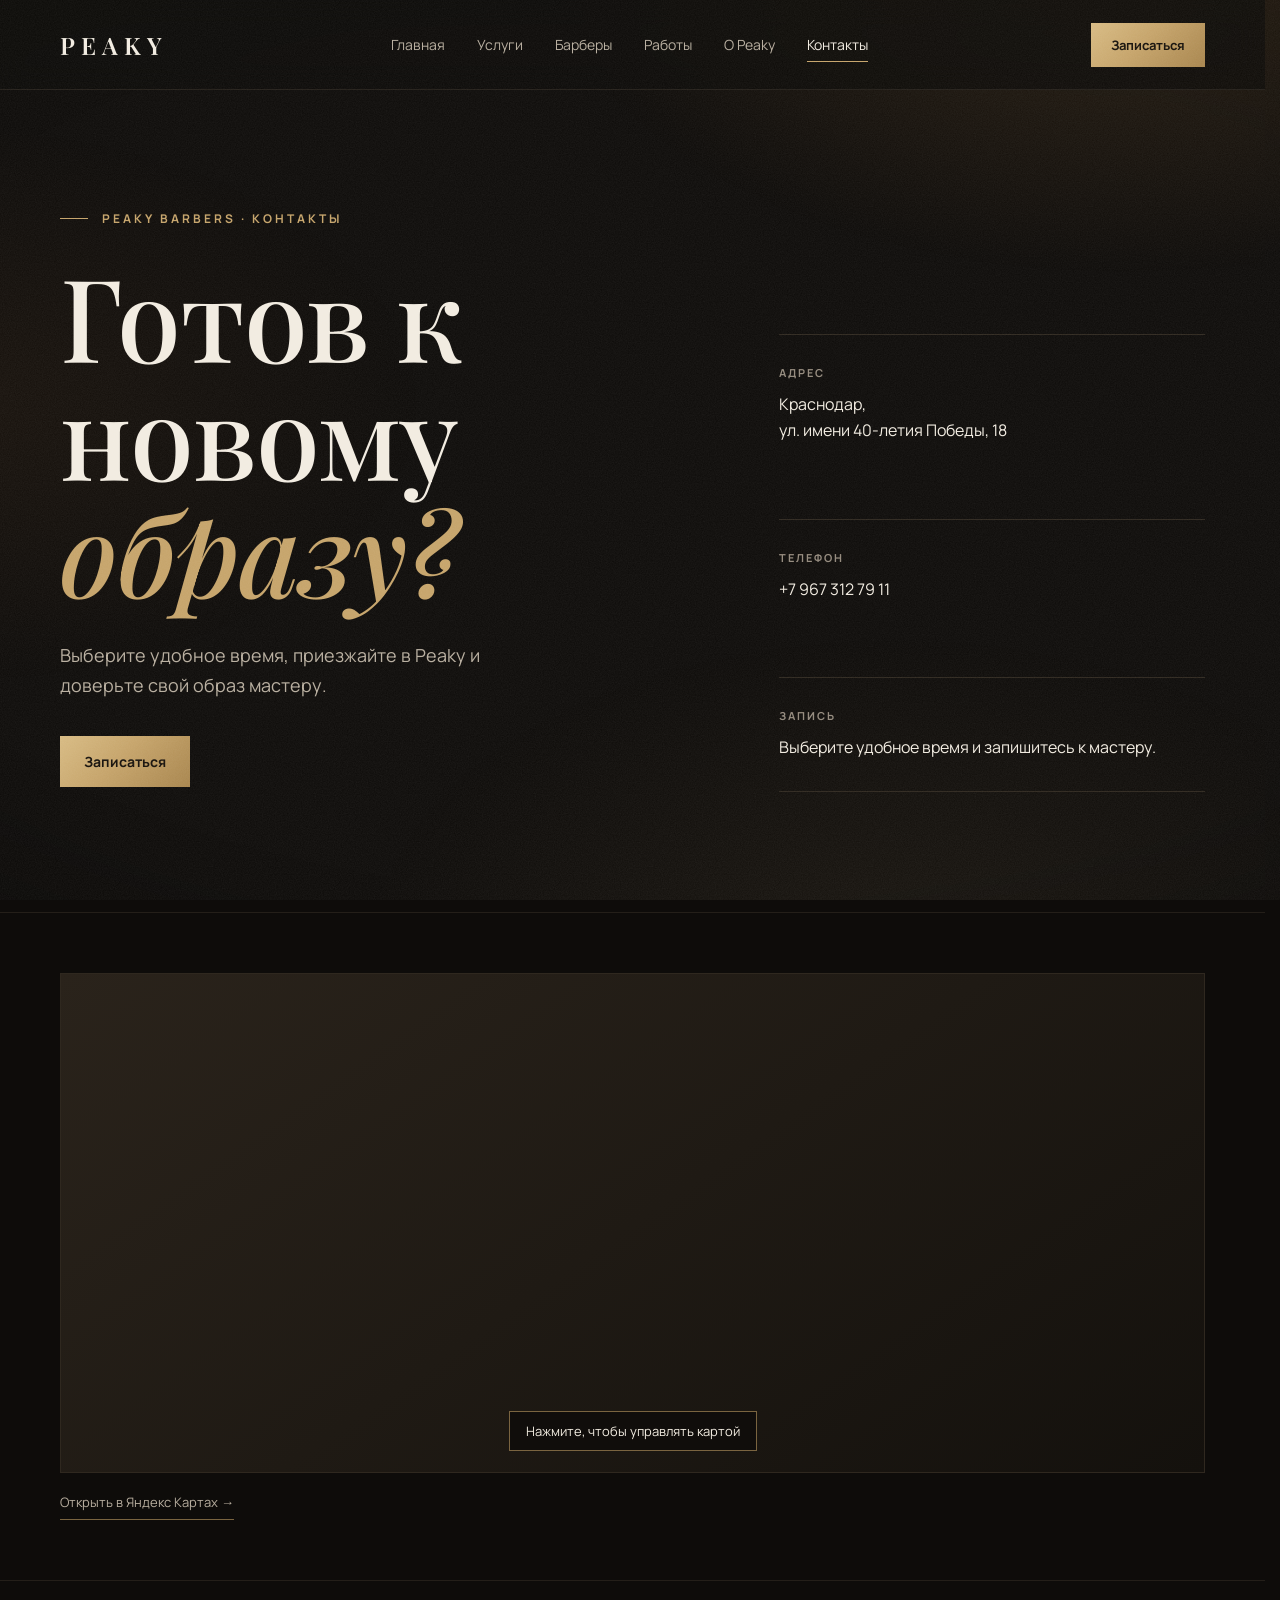
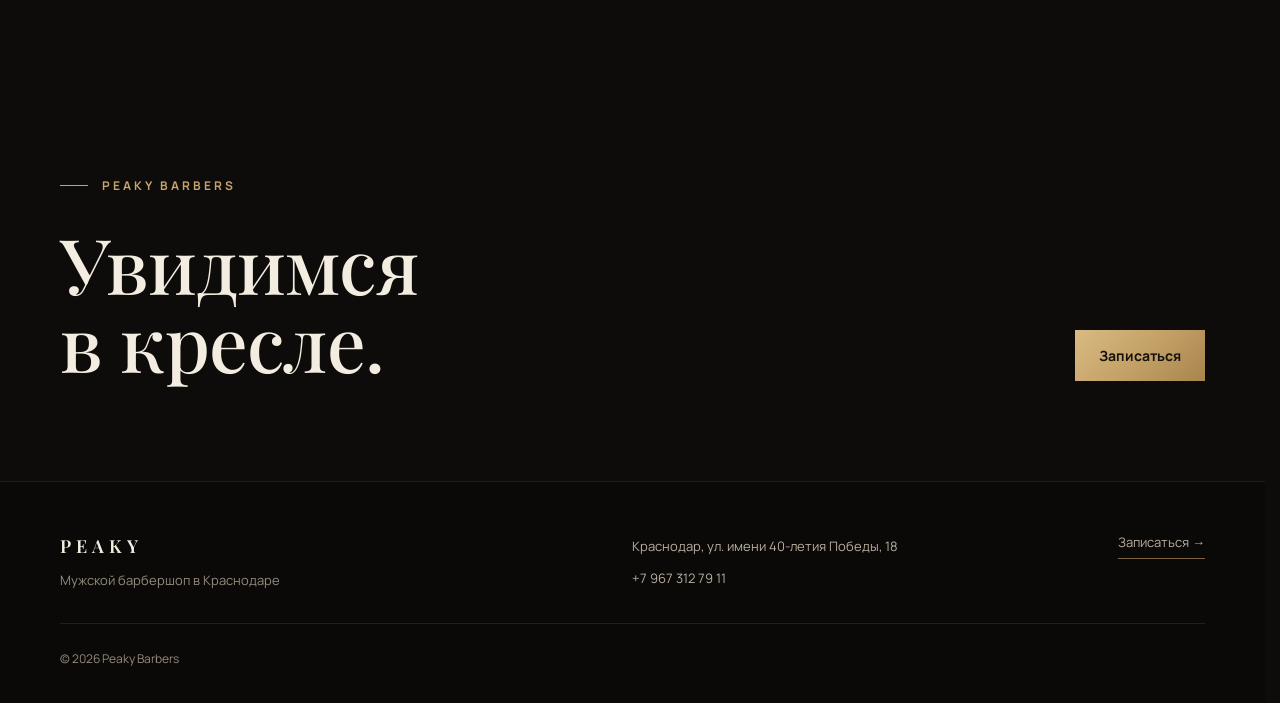
<file: contacts.html>
<!DOCTYPE html>
<html lang="ru">

<head>

    <meta charset="UTF-8">

    <meta name="viewport"
          content="width=device-width, initial-scale=1.0">

    <title>Контакты — Peaky Barbers</title>

    <!-- Демо-версия: закрыта от поисковиков до согласования с владельцем.
         После подписания договора удалить эту строку (см. README). -->
    <meta name="robots" content="noindex, nofollow">

    <meta name="description" content="Контакты Peaky Barbers: Краснодар, ул. имени 40-летия Победы, 18. Телефон +7 967 312 79 11.">

    <meta property="og:type" content="website">
    <meta property="og:site_name" content="Peaky Barbers">
    <meta property="og:locale" content="ru_RU">
    <meta property="og:title" content="Контакты — Peaky Barbers">
    <meta property="og:description" content="Контакты Peaky Barbers: Краснодар, ул. имени 40-летия Победы, 18. Телефон +7 967 312 79 11.">

    <meta property="og:url" content="https://tsum323.github.io/peaky-barbers/contacts.html">
    <meta property="og:image" content="https://tsum323.github.io/peaky-barbers/images/og-image.jpg">
    <meta property="og:image:width" content="1200">
    <meta property="og:image:height" content="630">
    <meta property="og:image:alt" content="Барбер Peaky Barbers оформляет бороду клиенту">
    <meta name="twitter:card" content="summary_large_image">

    <link rel="canonical" href="https://tsum323.github.io/peaky-barbers/contacts.html">
    <meta name="theme-color" content="#0e0c0a">

    <link rel="icon" href="favicon.svg" type="image/svg+xml">
    <link rel="apple-touch-icon" href="apple-touch-icon.png">

    <link rel="preload" href="fonts/playfair-display-cyrillic-500-normal.woff2" as="font" type="font/woff2" crossorigin>
    <link rel="preload" href="fonts/manrope-cyrillic-400-normal.woff2" as="font" type="font/woff2" crossorigin>
    <link rel="stylesheet" href="style.css?v=20261008">

</head>

<body>

    <a href="#main" class="skip-link">Перейти к содержимому</a>

    <header class="header">

        <a href="index.html" class="logo">PEAKY</a>

        <nav class="nav">
            <a href="index.html">Главная</a>
            <a href="services.html">Услуги</a>
            <a href="barbers.html">Барберы</a>
            <a href="works.html">Работы</a>
            <a href="about.html">О Peaky</a>
            <a href="contacts.html">Контакты</a>
        </nav>

        <a href="contacts.html" class="header-button" data-booking>Записаться</a>

    </header>

    <main id="main">

        <!-- CONTACT HERO -->

        <section class="contact-hero">

            <div class="contact-intro">

                <p class="hero-label">
                    PEAKY BARBERS · КОНТАКТЫ
                </p>

                <h1>
                    Готов к новому<br>
                    <em>образу?</em>
                </h1>

                <p class="contact-description">
                    Выберите удобное время,
                    приезжайте в Peaky и доверьте
                    свой образ мастеру.
                </p>

                <a href="contacts.html" class="button button-light" data-booking>
                    Записаться
                </a>

            </div>

            <div class="contact-info">

                <div class="contact-item">

                    <span>
                        АДРЕС
                    </span>

                    <p>
                        Краснодар,<br>
                        ул. имени 40-летия Победы, 18
                    </p>

                </div>

                <div class="contact-item">

                    <span>
                        ТЕЛЕФОН
                    </span>

                    <a href="tel:+79673127911">
                        +7 967 312 79 11
                    </a>

                </div>

                <div class="contact-item">

                    <span>
                        ЗАПИСЬ
                    </span>

                    <p>
                        Выберите удобное время
                        и запишитесь к мастеру.
                    </p>

                </div>

            </div>

        </section>

        <!-- MAP -->

        <section class="contact-map">

            <div class="map-wrap">

                <iframe
                    class="map-frame"
                    src="https://yandex.ru/map-widget/v1/?mode=search&amp;text=%D0%9A%D1%80%D0%B0%D1%81%D0%BD%D0%BE%D0%B4%D0%B0%D1%80%2C%20%D1%83%D0%BB%D0%B8%D1%86%D0%B0%20%D0%B8%D0%BC%D0%B5%D0%BD%D0%B8%2040-%D0%BB%D0%B5%D1%82%D0%B8%D1%8F%20%D0%9F%D0%BE%D0%B1%D0%B5%D0%B4%D1%8B%2C%2018&amp;z=16"
                    title="Peaky Barbers на карте: Краснодар, ул. имени 40-летия Победы, 18"
                    loading="lazy"
                    allowfullscreen
                ></iframe>

                <button type="button" class="map-shield" aria-label="Включить управление картой">
                    <span>Нажмите, чтобы управлять картой</span>
                </button>

            </div>

            <a
                class="map-link"
                href="https://yandex.ru/maps/?text=%D0%9A%D1%80%D0%B0%D1%81%D0%BD%D0%BE%D0%B4%D0%B0%D1%80%2C%20%D1%83%D0%BB%D0%B8%D1%86%D0%B0%20%D0%B8%D0%BC%D0%B5%D0%BD%D0%B8%2040-%D0%BB%D0%B5%D1%82%D0%B8%D1%8F%20%D0%9F%D0%BE%D0%B1%D0%B5%D0%B4%D1%8B%2C%2018"
                target="_blank"
                rel="noopener noreferrer"
            >
                Открыть в Яндекс Картах →
            </a>

        </section>

        <!-- FINAL CTA -->

        <section class="contact-final">

            <div>

                <p class="hero-label">
                    PEAKY BARBERS
                </p>

                <h2>
                    Увидимся<br>
                    в кресле.
                </h2>

            </div>

            <a href="contacts.html" class="button button-light" data-booking>
                Записаться
            </a>

        </section>

    </main>

    <!-- FOOTER -->

    <footer class="footer">

        <div class="footer-brand">
            <a href="index.html" class="footer-logo">PEAKY</a>
            <p>Мужской барбершоп в Краснодаре</p>
        </div>

        <address class="footer-contacts">
            <a href="https://yandex.ru/maps/org/peaky_barbers/162378804419/" target="_blank" rel="noopener noreferrer">Краснодар, ул. имени 40-летия Победы, 18</a>
            <a href="tel:+79673127911">+7 967 312 79 11</a>
        </address>

        <a href="contacts.html" class="footer-cta" data-booking>Записаться →</a>

        <p class="footer-copy">© <span data-year>2026</span> Peaky Barbers</p>

    </footer>
<button class="back-to-top" aria-label="Вернуться наверх">↑</button>

<script src="script.js?v=20261008"></script>
</body>

</html>
</file>
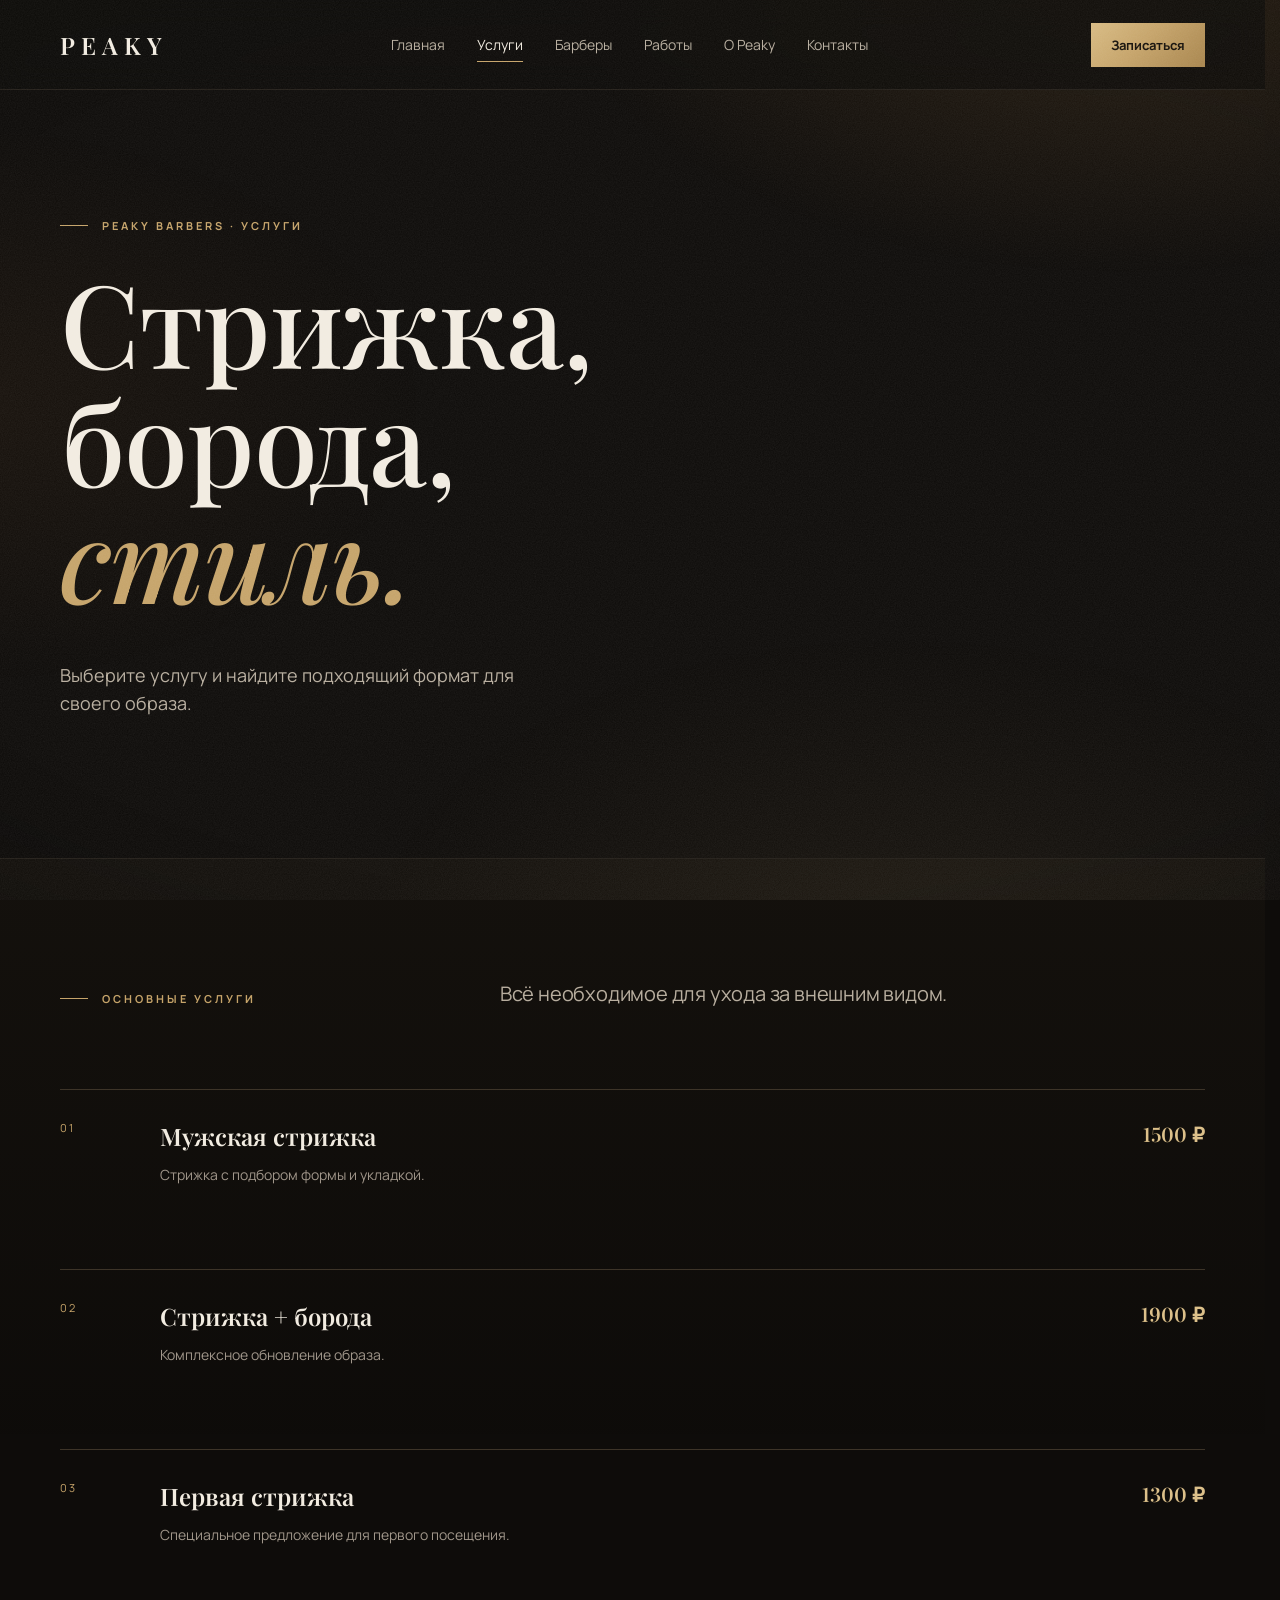
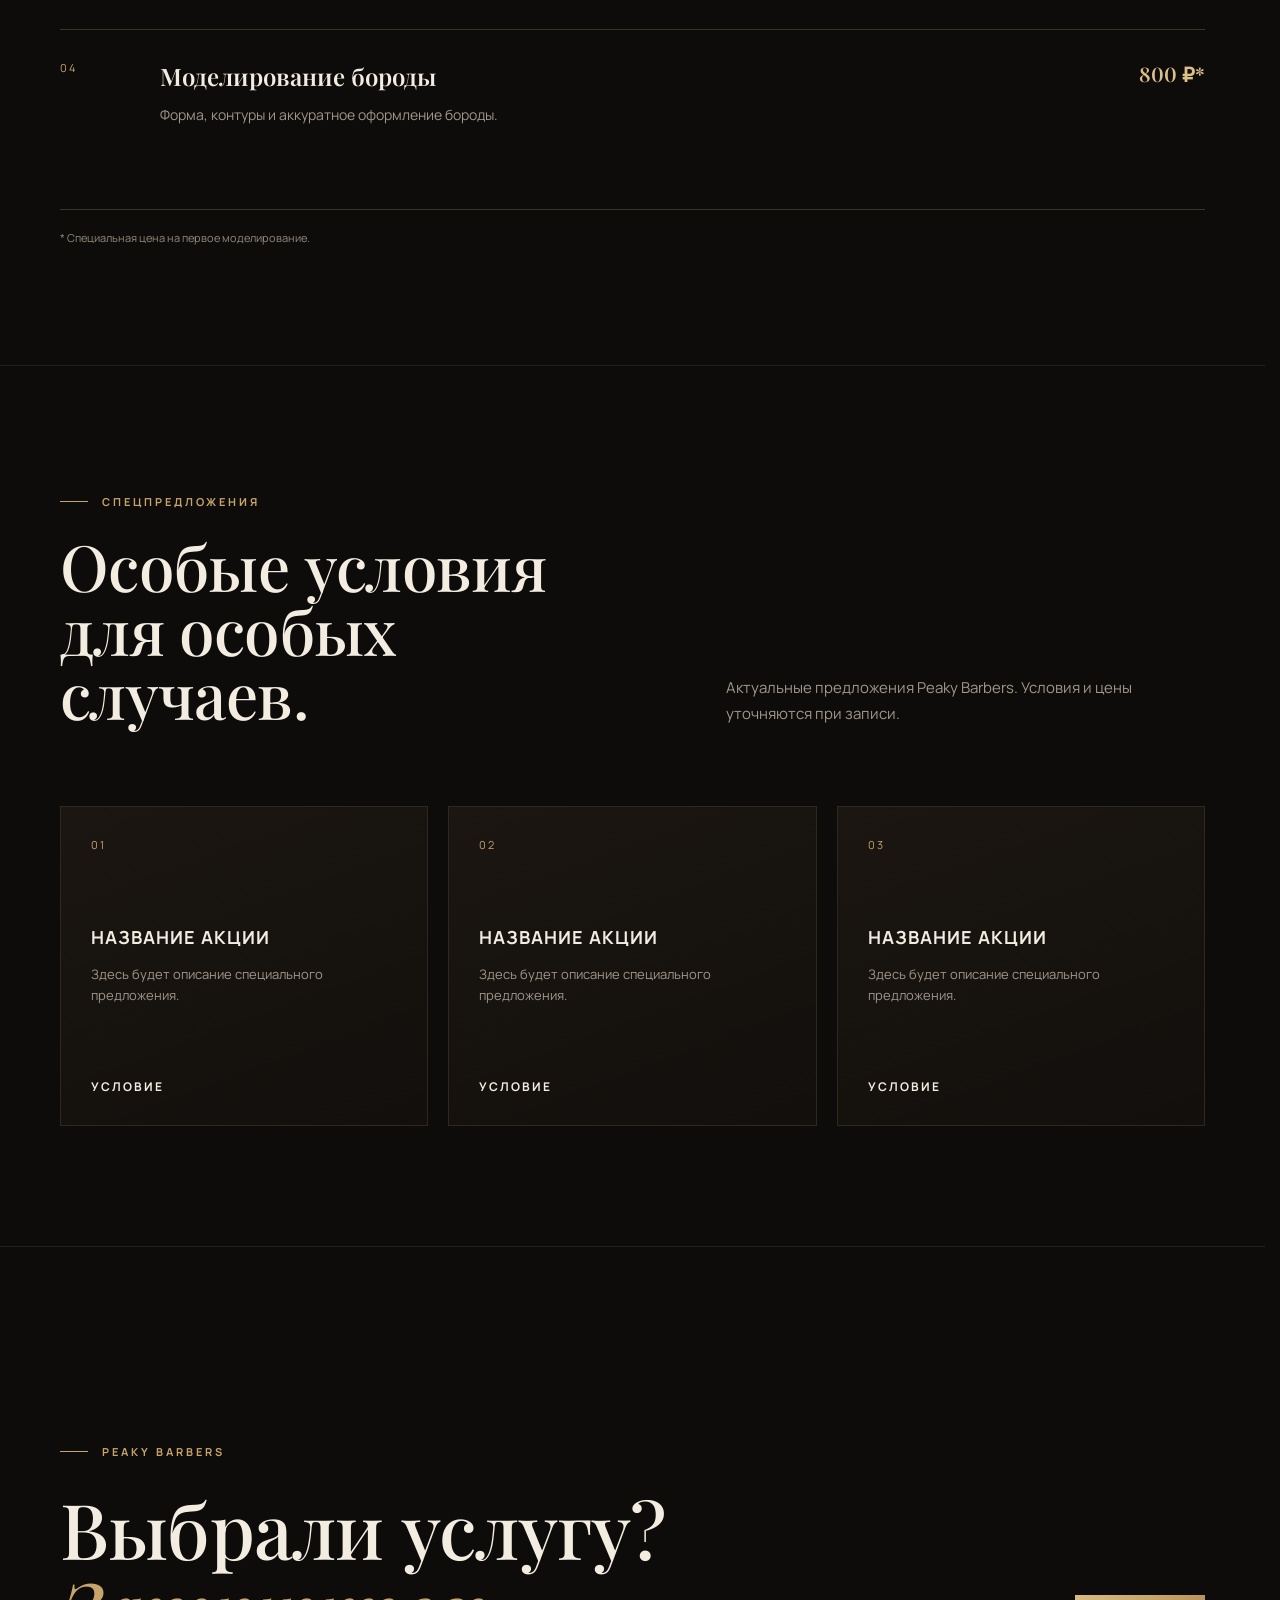
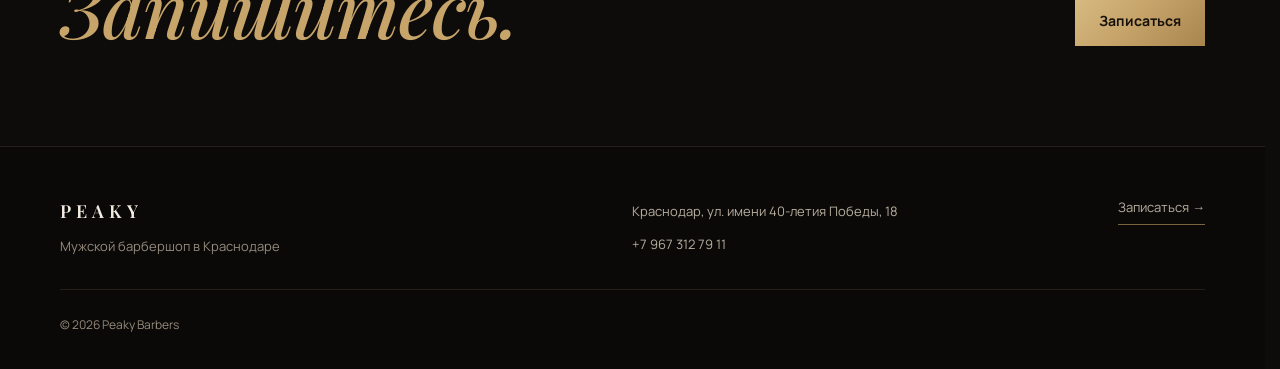
<file: services.html>
<!DOCTYPE html>
<html lang="ru">

<head>

    <meta charset="UTF-8">

    <meta name="viewport"
          content="width=device-width, initial-scale=1.0">

    <title>Услуги — Peaky Barbers</title>

    <!-- Демо-версия: закрыта от поисковиков до согласования с владельцем.
         После подписания договора удалить эту строку (см. README). -->
    <meta name="robots" content="noindex, nofollow">

    <meta name="description" content="Услуги и цены Peaky Barbers в Краснодаре: мужская стрижка, стрижка + борода, моделирование бороды.">

    <meta property="og:type" content="website">
    <meta property="og:site_name" content="Peaky Barbers">
    <meta property="og:locale" content="ru_RU">
    <meta property="og:title" content="Услуги — Peaky Barbers">
    <meta property="og:description" content="Услуги и цены Peaky Barbers в Краснодаре: мужская стрижка, стрижка + борода, моделирование бороды.">

    <meta property="og:url" content="https://tsum323.github.io/peaky-barbers/services.html">
    <meta property="og:image" content="https://tsum323.github.io/peaky-barbers/images/og-image.jpg">
    <meta property="og:image:width" content="1200">
    <meta property="og:image:height" content="630">
    <meta property="og:image:alt" content="Барбер Peaky Barbers оформляет бороду клиенту">
    <meta name="twitter:card" content="summary_large_image">

    <link rel="canonical" href="https://tsum323.github.io/peaky-barbers/services.html">
    <meta name="theme-color" content="#0e0c0a">

    <link rel="icon" href="favicon.svg" type="image/svg+xml">
    <link rel="apple-touch-icon" href="apple-touch-icon.png">

    <link rel="preload" href="fonts/playfair-display-cyrillic-500-normal.woff2" as="font" type="font/woff2" crossorigin>
    <link rel="preload" href="fonts/manrope-cyrillic-400-normal.woff2" as="font" type="font/woff2" crossorigin>
    <link rel="stylesheet" href="style.css?v=20261008">

</head>

<body>

    <a href="#main" class="skip-link">Перейти к содержимому</a>

    <header class="header">

        <a href="index.html" class="logo">PEAKY</a>

        <nav class="nav">
            <a href="index.html">Главная</a>
            <a href="services.html">Услуги</a>
            <a href="barbers.html">Барберы</a>
            <a href="works.html">Работы</a>
            <a href="about.html">О Peaky</a>
            <a href="contacts.html">Контакты</a>
        </nav>

        <a href="contacts.html" class="header-button" data-booking>Записаться</a>

    </header>

<main id="main">

    <section class="services-page-hero">

        <p class="section-label">
            PEAKY BARBERS · УСЛУГИ
        </p>

        <h1>
            Стрижка,<br>
            борода,<br>
            <em>стиль.</em>
        </h1>

        <p class="services-page-description">
            Выберите услугу и найдите подходящий
            формат для своего образа.
        </p>

    </section>

    <section class="price-section">

        <div class="price-heading">

            <p class="section-label">
                ОСНОВНЫЕ УСЛУГИ
            </p>

            <h2 class="price-heading-text">
                Всё необходимое для ухода
                за внешним видом.
            </h2>

        </div>

        <div class="price-list">

            <div class="price-item">

                <span class="price-number">
                    01
                </span>

                <div class="price-info">

                    <h3>
                        Мужская стрижка
                    </h3>

                    <p>
                        Стрижка с подбором формы
                        и укладкой.
                    </p>

                </div>

                <span class="price-value">
                    1500 ₽
                </span>

            </div>

            <div class="price-item">

                <span class="price-number">
                    02
                </span>

                <div class="price-info">

                    <h3>
                        Стрижка + борода
                    </h3>

                    <p>
                        Комплексное обновление
                        образа.
                    </p>

                </div>

                <span class="price-value">
                    1900 ₽
                </span>

            </div>

            <div class="price-item">

                <span class="price-number">
                    03
                </span>

                <div class="price-info">

                    <h3>
                        Первая стрижка
                    </h3>

                    <p>
                        Специальное предложение
                        для первого посещения.
                    </p>

                </div>

                <span class="price-value">
                    1300 ₽
                </span>

            </div>

            <div class="price-item">

                <span class="price-number">
                    04
                </span>

                <div class="price-info">

                    <h3>
                        Моделирование бороды
                    </h3>

                    <p>
                        Форма, контуры и аккуратное
                        оформление бороды.
                    </p>

                </div>

                <span class="price-value">
                    800 ₽*
                </span>

            </div>

        </div>

        <p class="price-note">
            * Специальная цена на первое моделирование.
        </p>

    </section>
<section class="offers-section">

    <div class="offers-heading">

        <div>
            <p class="section-label">
                СПЕЦПРЕДЛОЖЕНИЯ
            </p>

            <h2>
                Особые условия<br>
                для особых случаев.
            </h2>
        </div>

        <p class="offers-description">
            Актуальные предложения Peaky Barbers.
            Условия и цены уточняются при записи.
        </p>

    </div>

    <div class="offers-grid">

        <article class="offer-card">

            <span class="offer-number">01</span>

            <div>
                <h3>НАЗВАНИЕ АКЦИИ</h3>

                <p>
                    Здесь будет описание
                    специального предложения.
                </p>
            </div>

            <strong>
                УСЛОВИЕ
            </strong>

        </article>

        <article class="offer-card">

            <span class="offer-number">02</span>

            <div>
                <h3>НАЗВАНИЕ АКЦИИ</h3>

                <p>
                    Здесь будет описание
                    специального предложения.
                </p>
            </div>

            <strong>
                УСЛОВИЕ
            </strong>

        </article>

        <article class="offer-card">

            <span class="offer-number">03</span>

            <div>
                <h3>НАЗВАНИЕ АКЦИИ</h3>

                <p>
                    Здесь будет описание
                    специального предложения.
                </p>
            </div>

            <strong>
                УСЛОВИЕ
            </strong>

        </article>

    </div>

</section>

    <section class="page-cta">

        <div>
            <p class="section-label">
                PEAKY BARBERS
            </p>

            <h2>
                Выбрали услугу?<br>
                <em>Запишитесь.</em>
            </h2>
        </div>

        <a href="contacts.html" class="button button-light" data-booking>
            Записаться
        </a>

    </section>

</main>

    <!-- FOOTER -->

    <footer class="footer">

        <div class="footer-brand">
            <a href="index.html" class="footer-logo">PEAKY</a>
            <p>Мужской барбершоп в Краснодаре</p>
        </div>

        <address class="footer-contacts">
            <a href="https://yandex.ru/maps/org/peaky_barbers/162378804419/" target="_blank" rel="noopener noreferrer">Краснодар, ул. имени 40-летия Победы, 18</a>
            <a href="tel:+79673127911">+7 967 312 79 11</a>
        </address>

        <a href="contacts.html" class="footer-cta" data-booking>Записаться →</a>

        <p class="footer-copy">© <span data-year>2026</span> Peaky Barbers</p>

    </footer>
<button class="back-to-top" aria-label="Вернуться наверх">↑</button>

<script src="script.js?v=20261008"></script>
</body>

</html>
</file>
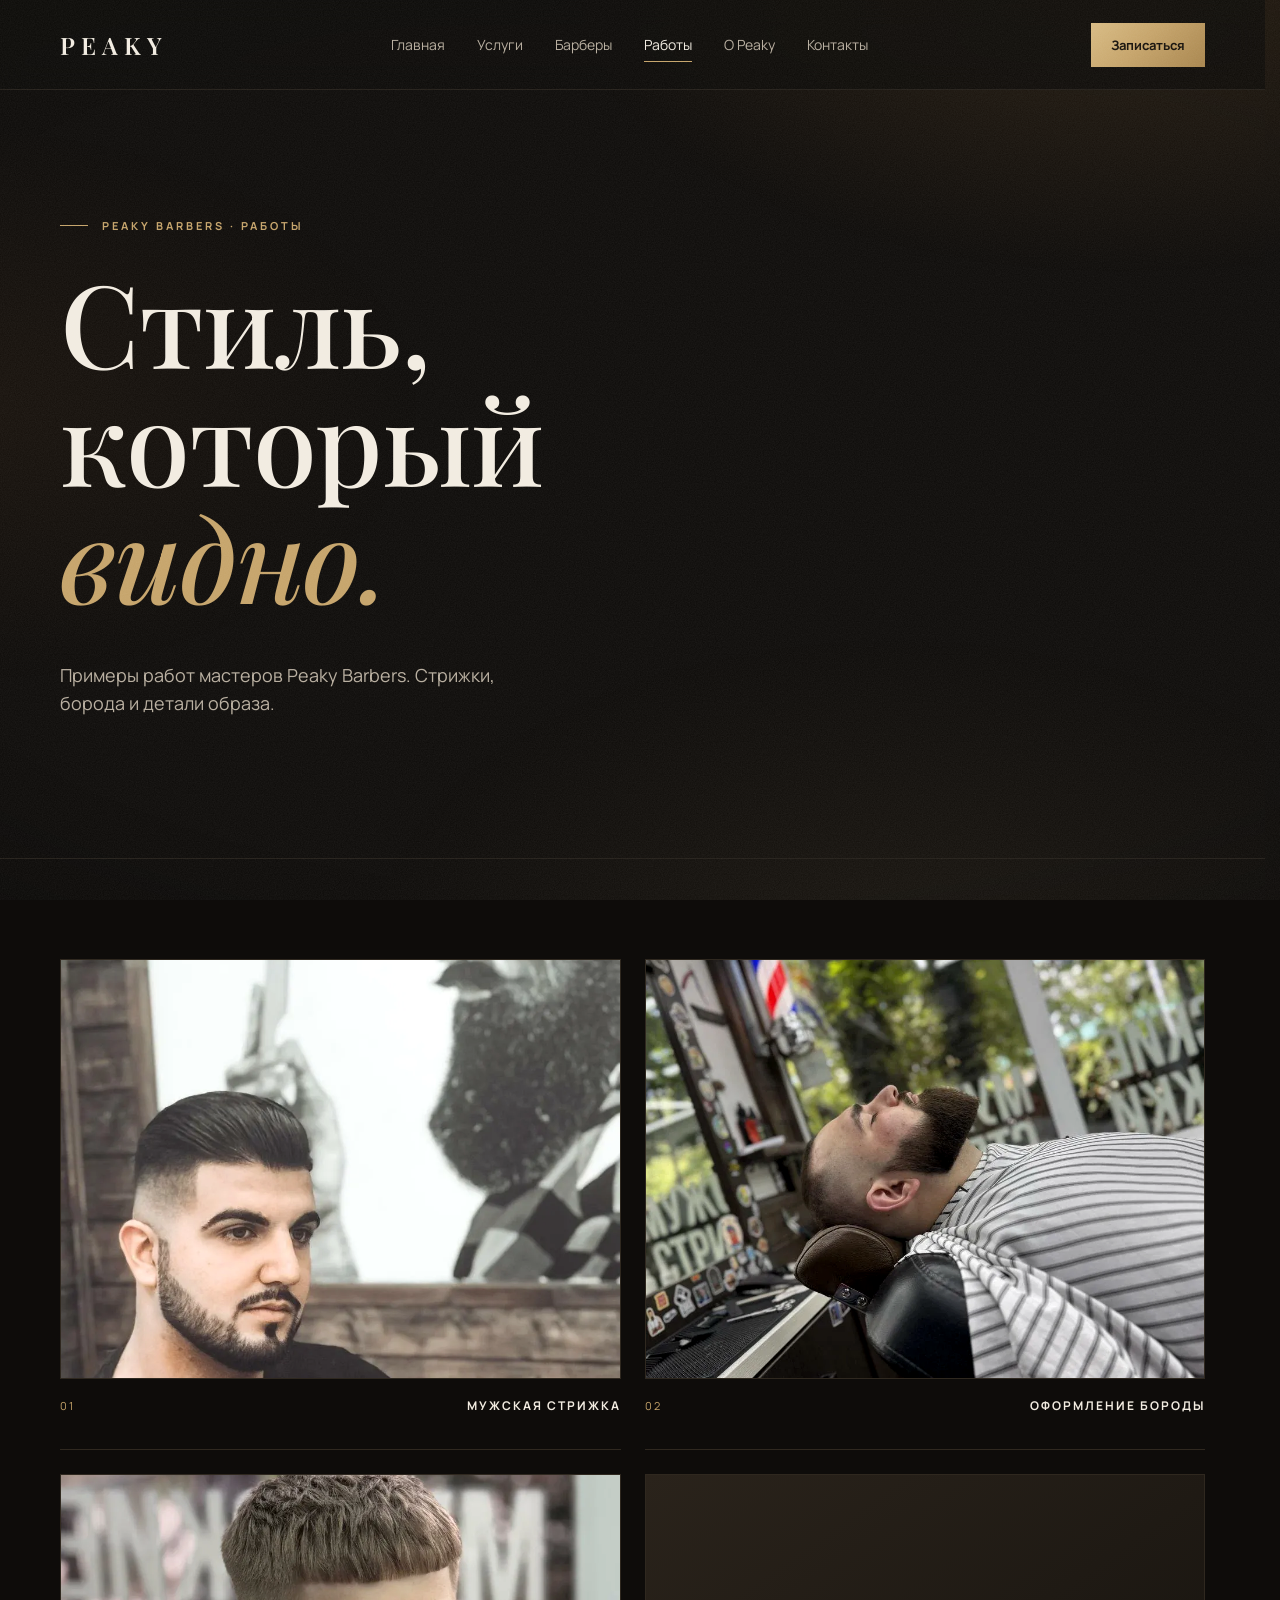
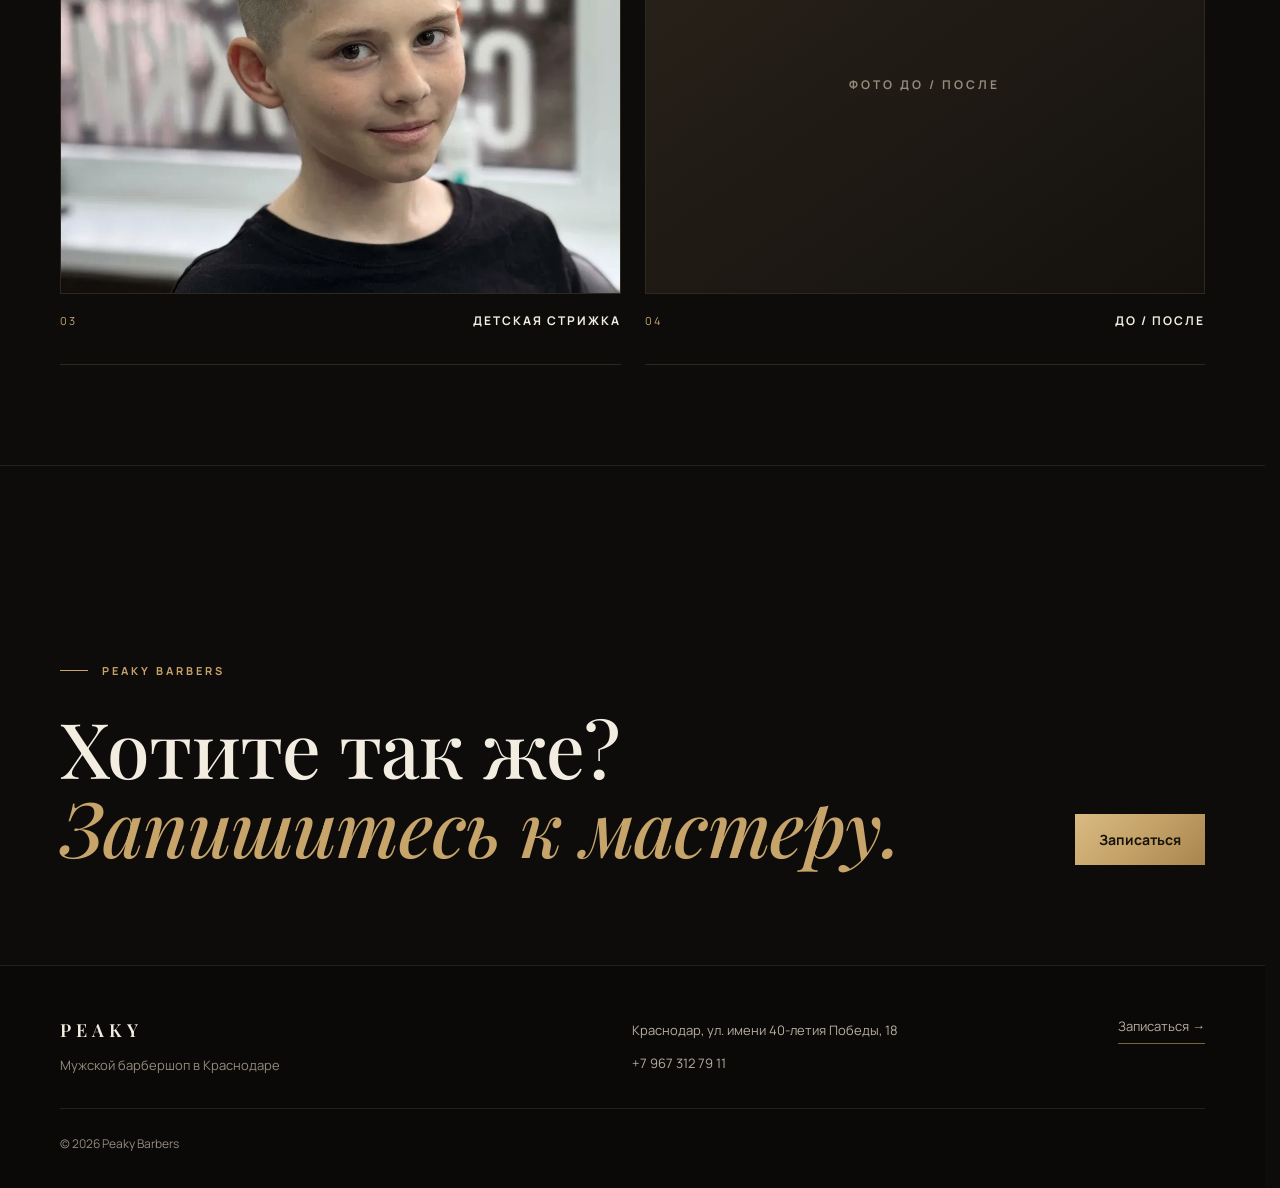
<file: works.html>
<!DOCTYPE html>
<html lang="ru">

<head>

    <meta charset="UTF-8">

    <meta name="viewport"
          content="width=device-width, initial-scale=1.0">

    <title>Работы — Peaky Barbers</title>

    <!-- Демо-версия: закрыта от поисковиков до согласования с владельцем.
         После подписания договора удалить эту строку (см. README). -->
    <meta name="robots" content="noindex, nofollow">

    <meta name="description" content="Примеры работ мастеров Peaky Barbers: мужские стрижки, оформление бороды, детские стрижки.">

    <meta property="og:type" content="website">
    <meta property="og:site_name" content="Peaky Barbers">
    <meta property="og:locale" content="ru_RU">
    <meta property="og:title" content="Работы — Peaky Barbers">
    <meta property="og:description" content="Примеры работ мастеров Peaky Barbers: мужские стрижки, оформление бороды, детские стрижки.">

    <meta property="og:url" content="https://tsum323.github.io/peaky-barbers/works.html">
    <meta property="og:image" content="https://tsum323.github.io/peaky-barbers/images/og-image.jpg">
    <meta property="og:image:width" content="1200">
    <meta property="og:image:height" content="630">
    <meta property="og:image:alt" content="Барбер Peaky Barbers оформляет бороду клиенту">
    <meta name="twitter:card" content="summary_large_image">

    <link rel="canonical" href="https://tsum323.github.io/peaky-barbers/works.html">
    <meta name="theme-color" content="#0e0c0a">

    <link rel="icon" href="favicon.svg" type="image/svg+xml">
    <link rel="apple-touch-icon" href="apple-touch-icon.png">

    <link rel="preload" href="fonts/playfair-display-cyrillic-500-normal.woff2" as="font" type="font/woff2" crossorigin>
    <link rel="preload" href="fonts/manrope-cyrillic-400-normal.woff2" as="font" type="font/woff2" crossorigin>
    <link rel="stylesheet" href="style.css?v=20261008">

</head>

<body>

    <a href="#main" class="skip-link">Перейти к содержимому</a>

    <header class="header">

        <a href="index.html" class="logo">PEAKY</a>

        <nav class="nav">
            <a href="index.html">Главная</a>
            <a href="services.html">Услуги</a>
            <a href="barbers.html">Барберы</a>
            <a href="works.html">Работы</a>
            <a href="about.html">О Peaky</a>
            <a href="contacts.html">Контакты</a>
        </nav>

        <a href="contacts.html" class="header-button" data-booking>Записаться</a>

    </header>

<main id="main">

    <section class="works-page-hero">

        <p class="section-label">
            PEAKY BARBERS · РАБОТЫ
        </p>

        <h1>
            Стиль,<br>
            который<br>
            <em>видно.</em>
        </h1>

        <p class="works-page-description">
            Примеры работ мастеров Peaky Barbers.
            Стрижки, борода и детали образа.
        </p>

    </section>
    
<section class="works-gallery">

    <h2 class="visually-hidden">Примеры работ</h2>

    <div class="work-item">
        <div class="work-photo">
            <img class="media-fill" src="images/work-haircut.webp" alt="Мужская стрижка с фейдом и укладкой" width="960" height="1280" loading="lazy" decoding="async">
        </div>

        <div class="work-caption">
            <span>01</span>
            <strong>МУЖСКАЯ СТРИЖКА</strong>
        </div>
    </div>

    <div class="work-item">
        <div class="work-photo">
            <img class="media-fill" src="images/work-beard.webp" alt="Оформление бороды в кресле Peaky Barbers" width="960" height="1280" loading="lazy" decoding="async">
        </div>

        <div class="work-caption">
            <span>02</span>
            <strong>ОФОРМЛЕНИЕ БОРОДЫ</strong>
        </div>
    </div>

    <div class="work-item">
        <div class="work-photo">
            <img class="media-fill" src="images/work-kids.webp" alt="Детская стрижка в Peaky Barbers" width="960" height="1280" loading="lazy" decoding="async">
        </div>

        <div class="work-caption">
            <span>03</span>
            <strong>ДЕТСКАЯ СТРИЖКА</strong>
        </div>
    </div>

    <div class="work-item">
        <div class="work-photo">
            ФОТО ДО / ПОСЛЕ
        </div>

        <div class="work-caption">
            <span>04</span>
            <strong>ДО / ПОСЛЕ</strong>
        </div>
    </div>

</section>

    <section class="page-cta">

        <div>
            <p class="section-label">
                PEAKY BARBERS
            </p>

            <h2>
                Хотите так же?<br>
                <em>Запишитесь к мастеру.</em>
            </h2>
        </div>

        <a href="contacts.html" class="button button-light" data-booking>
            Записаться
        </a>

    </section>

</main>

    <!-- FOOTER -->

    <footer class="footer">

        <div class="footer-brand">
            <a href="index.html" class="footer-logo">PEAKY</a>
            <p>Мужской барбершоп в Краснодаре</p>
        </div>

        <address class="footer-contacts">
            <a href="https://yandex.ru/maps/org/peaky_barbers/162378804419/" target="_blank" rel="noopener noreferrer">Краснодар, ул. имени 40-летия Победы, 18</a>
            <a href="tel:+79673127911">+7 967 312 79 11</a>
        </address>

        <a href="contacts.html" class="footer-cta" data-booking>Записаться →</a>

        <p class="footer-copy">© <span data-year>2026</span> Peaky Barbers</p>

    </footer>
<button class="back-to-top" aria-label="Вернуться наверх">↑</button>

<script src="script.js?v=20261008"></script>
</body>

</html>
</file>
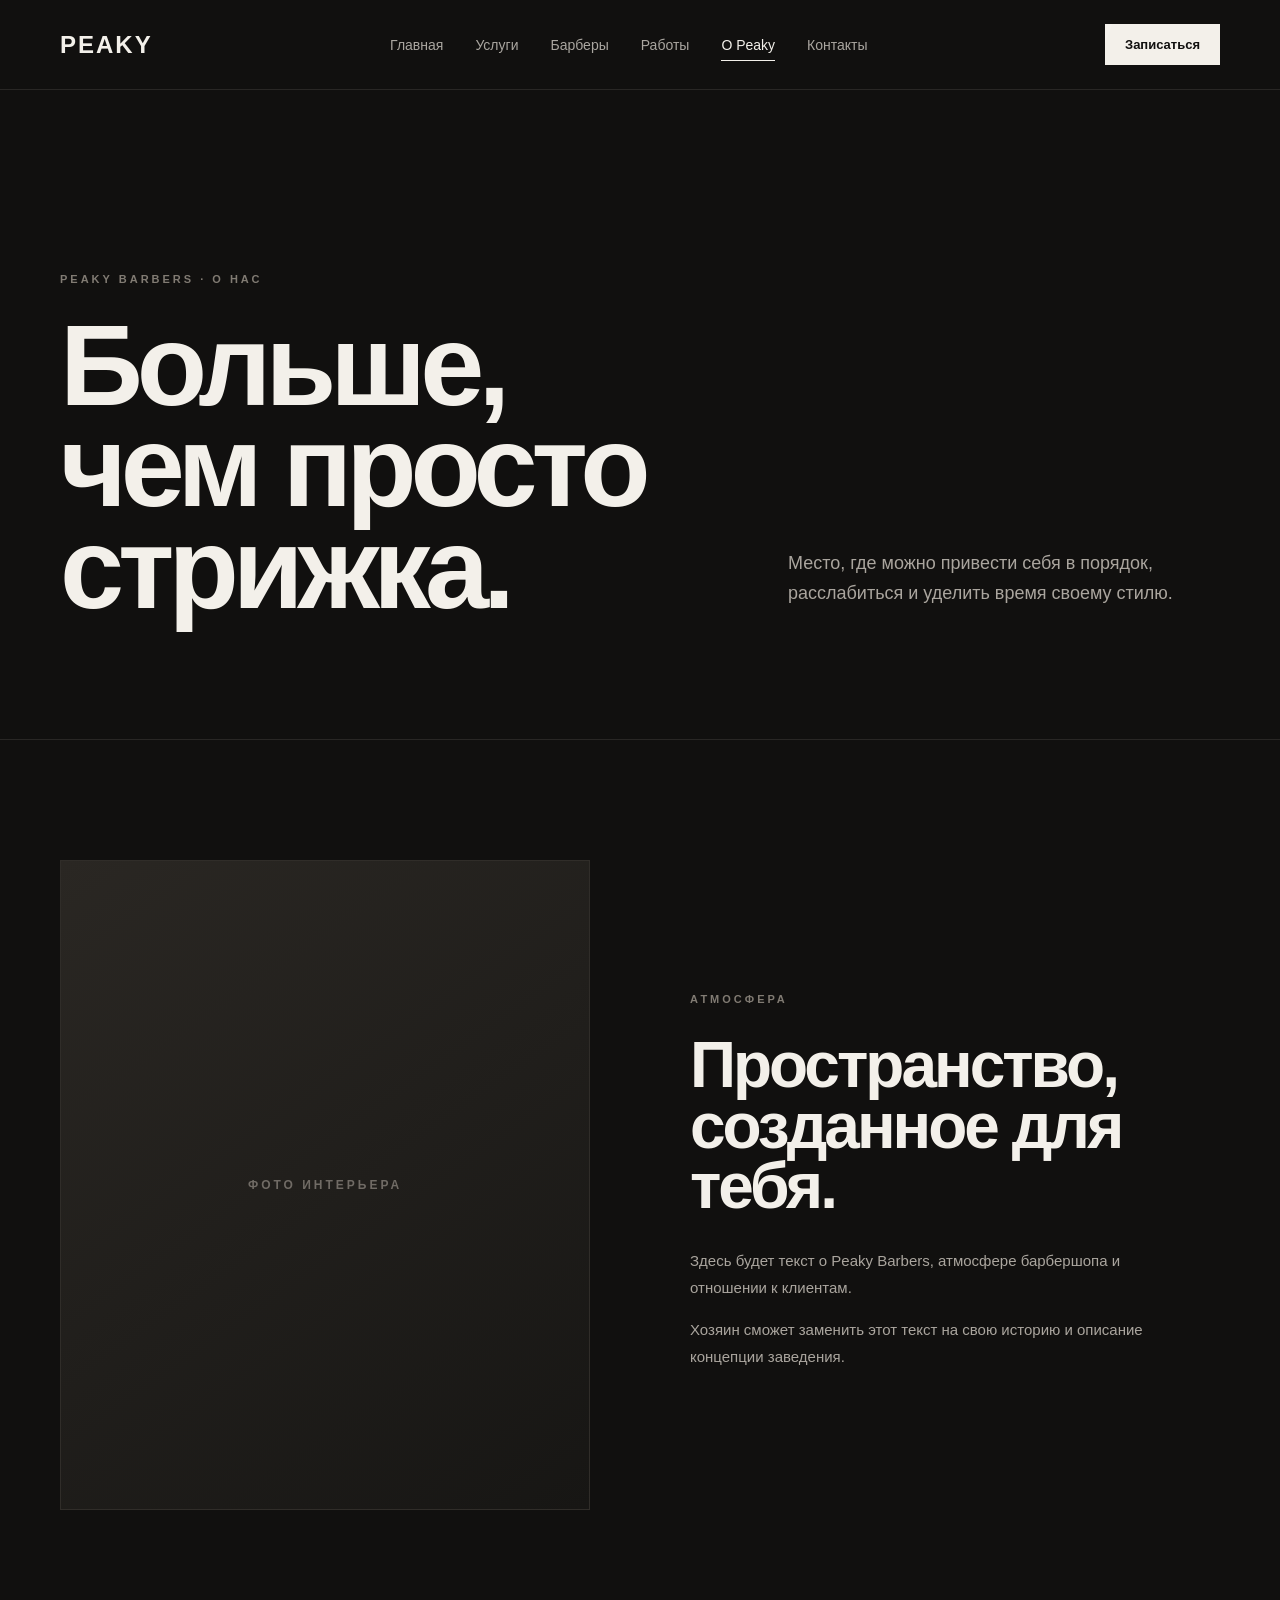
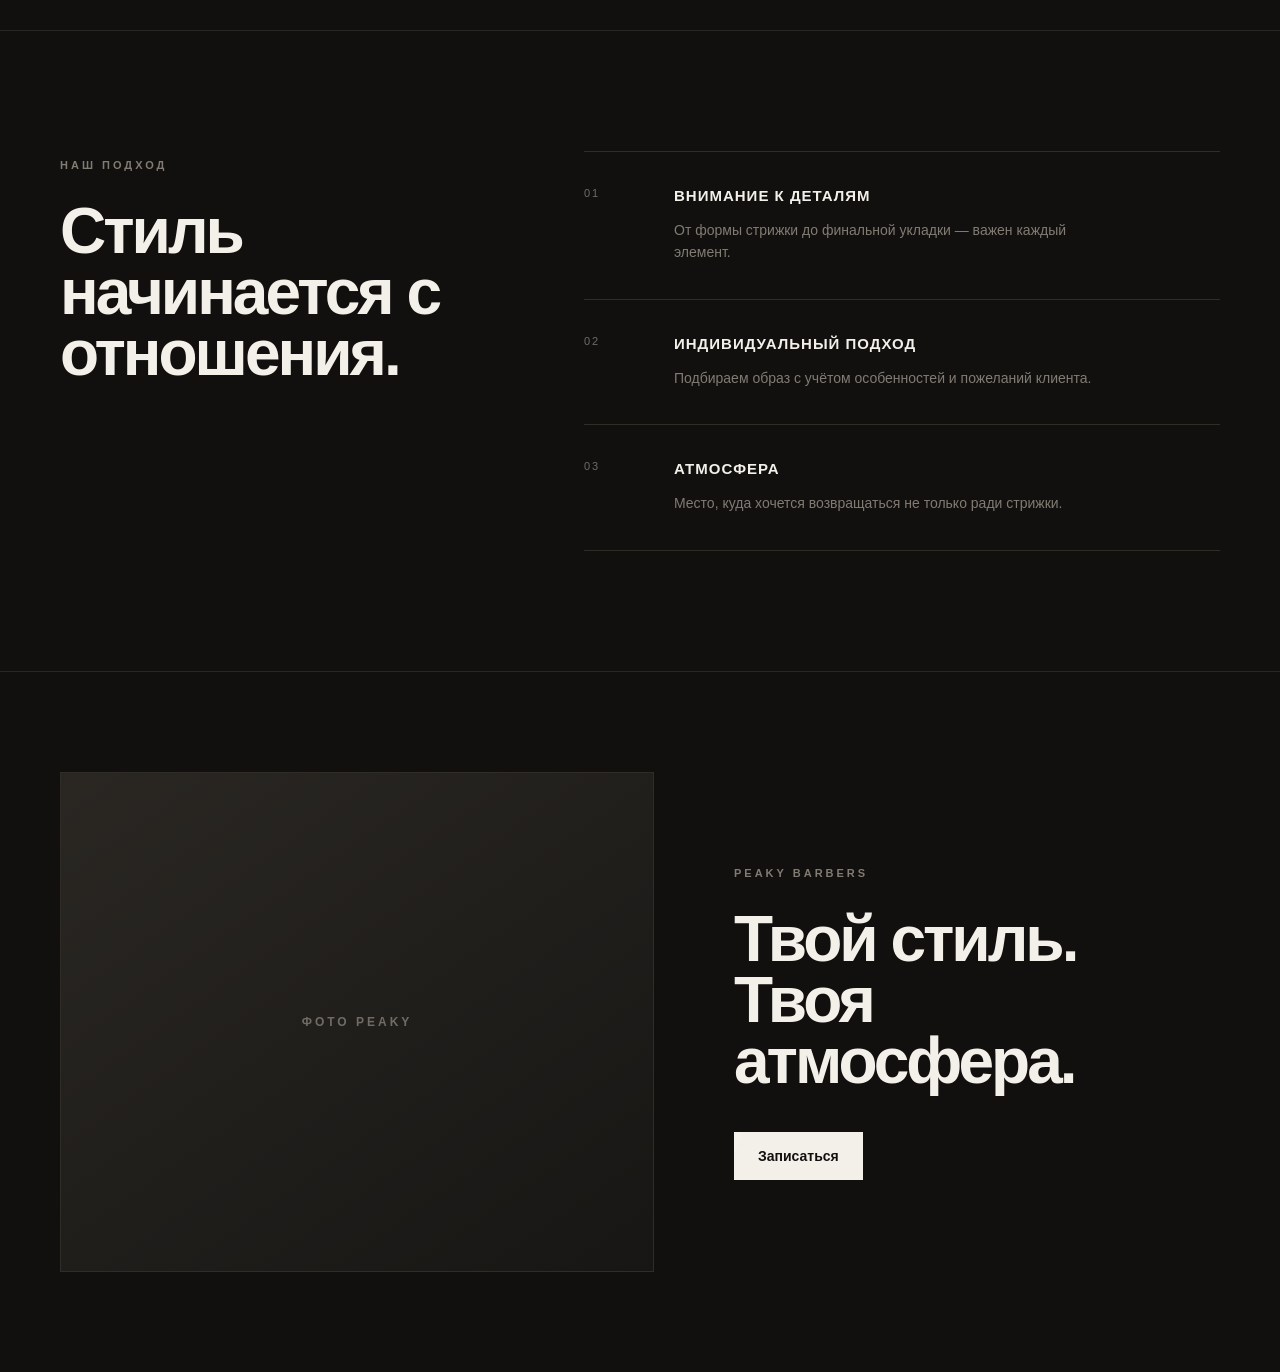
<file: Peaky Barbers/about.html>
<!DOCTYPE html>
<html lang="ru">

<head>

    <meta charset="UTF-8">

    <meta name="viewport"
          content="width=device-width, initial-scale=1.0">

    <title>О Peaky — Peaky Barbers</title>

    <link rel="stylesheet" href="style.css">

</head>

<body>

<header class="header">

    <a href="index.html" class="logo">
        PEAKY
    </a>

    <nav class="nav">

        <a href="index.html">Главная</a>

        <a href="services.html">Услуги</a>

        <a href="barbers.html">Барберы</a>

        <a href="works.html">Работы</a>

        <a href="about.html">О Peaky</a>

        <a href="contacts.html">Контакты</a>

    </nav>

    <a href="#" class="header-button">
        Записаться
    </a>

</header>

<main>

    <section class="about-page-hero">

        <div>

            <p class="section-label">
                PEAKY BARBERS · О НАС
            </p>

            <h1>
                Больше,
                

                чем просто
                

                стрижка.
            </h1>

        </div>

        <p class="about-page-intro">
            Место, где можно привести себя
            в порядок, расслабиться и уделить
            время своему стилю.
        </p>

    </section>

    <section class="about-story">

        <div class="about-photo">
            ФОТО ИНТЕРЬЕРА
        </div>

        <div class="about-story-content">

            <p class="section-label">
                АТМОСФЕРА
            </p>

            <h2>
                Пространство,
                созданное
                для тебя.
            </h2>

            <p>
                Здесь будет текст о Peaky Barbers,
                атмосфере барбершопа и отношении
                к клиентам.
            </p>

            <p>
                Хозяин сможет заменить этот текст
                на свою историю и описание
                концепции заведения.
            </p>

        </div>

    </section>

    <section class="about-values">

        <div class="about-values-heading">

            <p class="section-label">
                НАШ ПОДХОД
            </p>

            <h2>
                Стиль начинается
                с отношения.
            </h2>

        </div>

        <div class="about-values-list">

            <div class="about-value">

                <span>01</span>

                <div>

                    <h3>
                        ВНИМАНИЕ К ДЕТАЛЯМ
                    </h3>

                    <p>
                        От формы стрижки до финальной
                        укладки — важен каждый элемент.
                    </p>

                </div>

            </div>

            <div class="about-value">

                <span>02</span>

                <div>

                    <h3>
                        ИНДИВИДУАЛЬНЫЙ ПОДХОД
                    </h3>

                    <p>
                        Подбираем образ с учётом
                        особенностей и пожеланий клиента.
                    </p>

                </div>

            </div>

            <div class="about-value">

                <span>03</span>

                <div>

                    <h3>
                        АТМОСФЕРА
                    </h3>

                    <p>
                        Место, куда хочется возвращаться
                        не только ради стрижки.
                    </p>

                </div>

            </div>

        </div>

    </section>

    <section class="about-final">

        <div class="about-final-photo">
            ФОТО PEAKY
        </div>

        <div class="about-final-content">

            <p class="section-label">
                PEAKY BARBERS
            </p>

            <h2>
                Твой стиль.
                

                Твоя атмосфера.
            </h2>

            <a href="contacts.html"
               class="button button-light">
                Записаться
            </a>

        </div>

    </section>

</main>
<script src="script.js"></script>

<button class="back-to-top" aria-label="Вернуться наверх">↑</button>
</body>

</html>
</file>
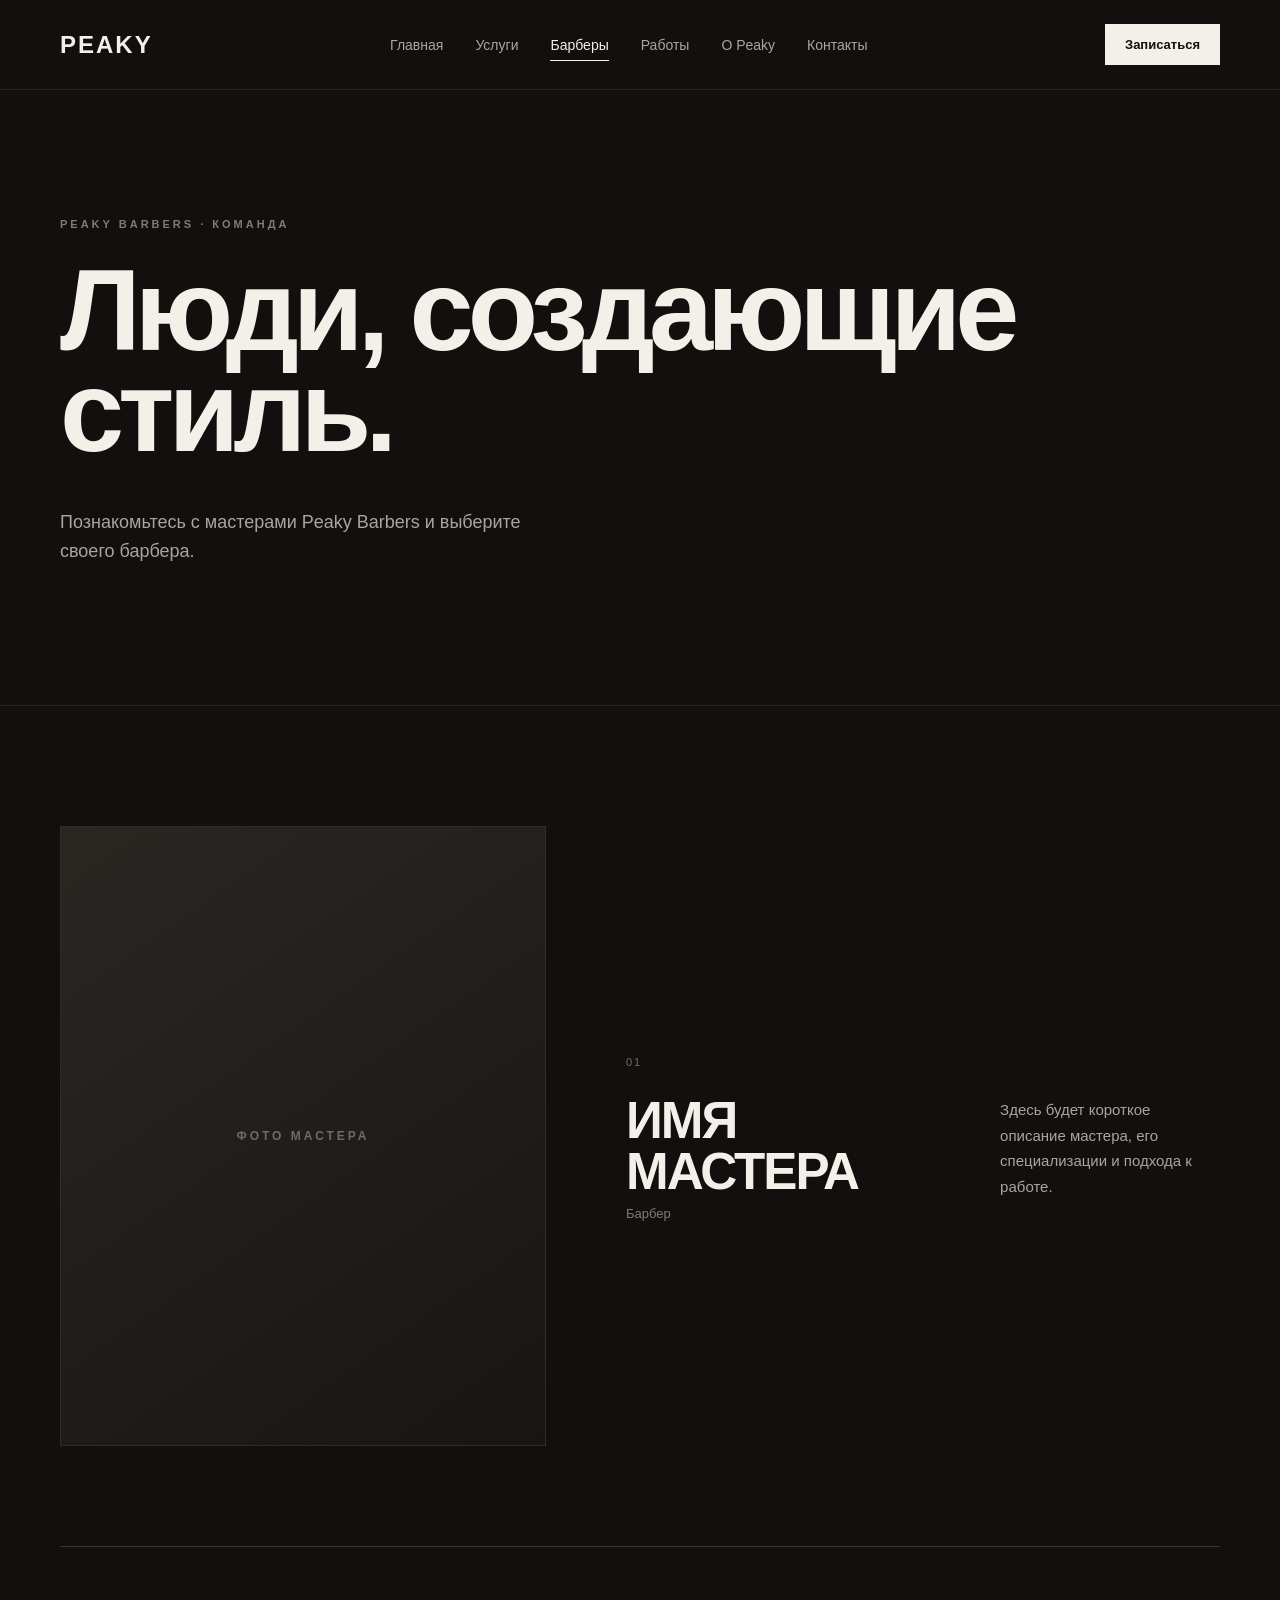
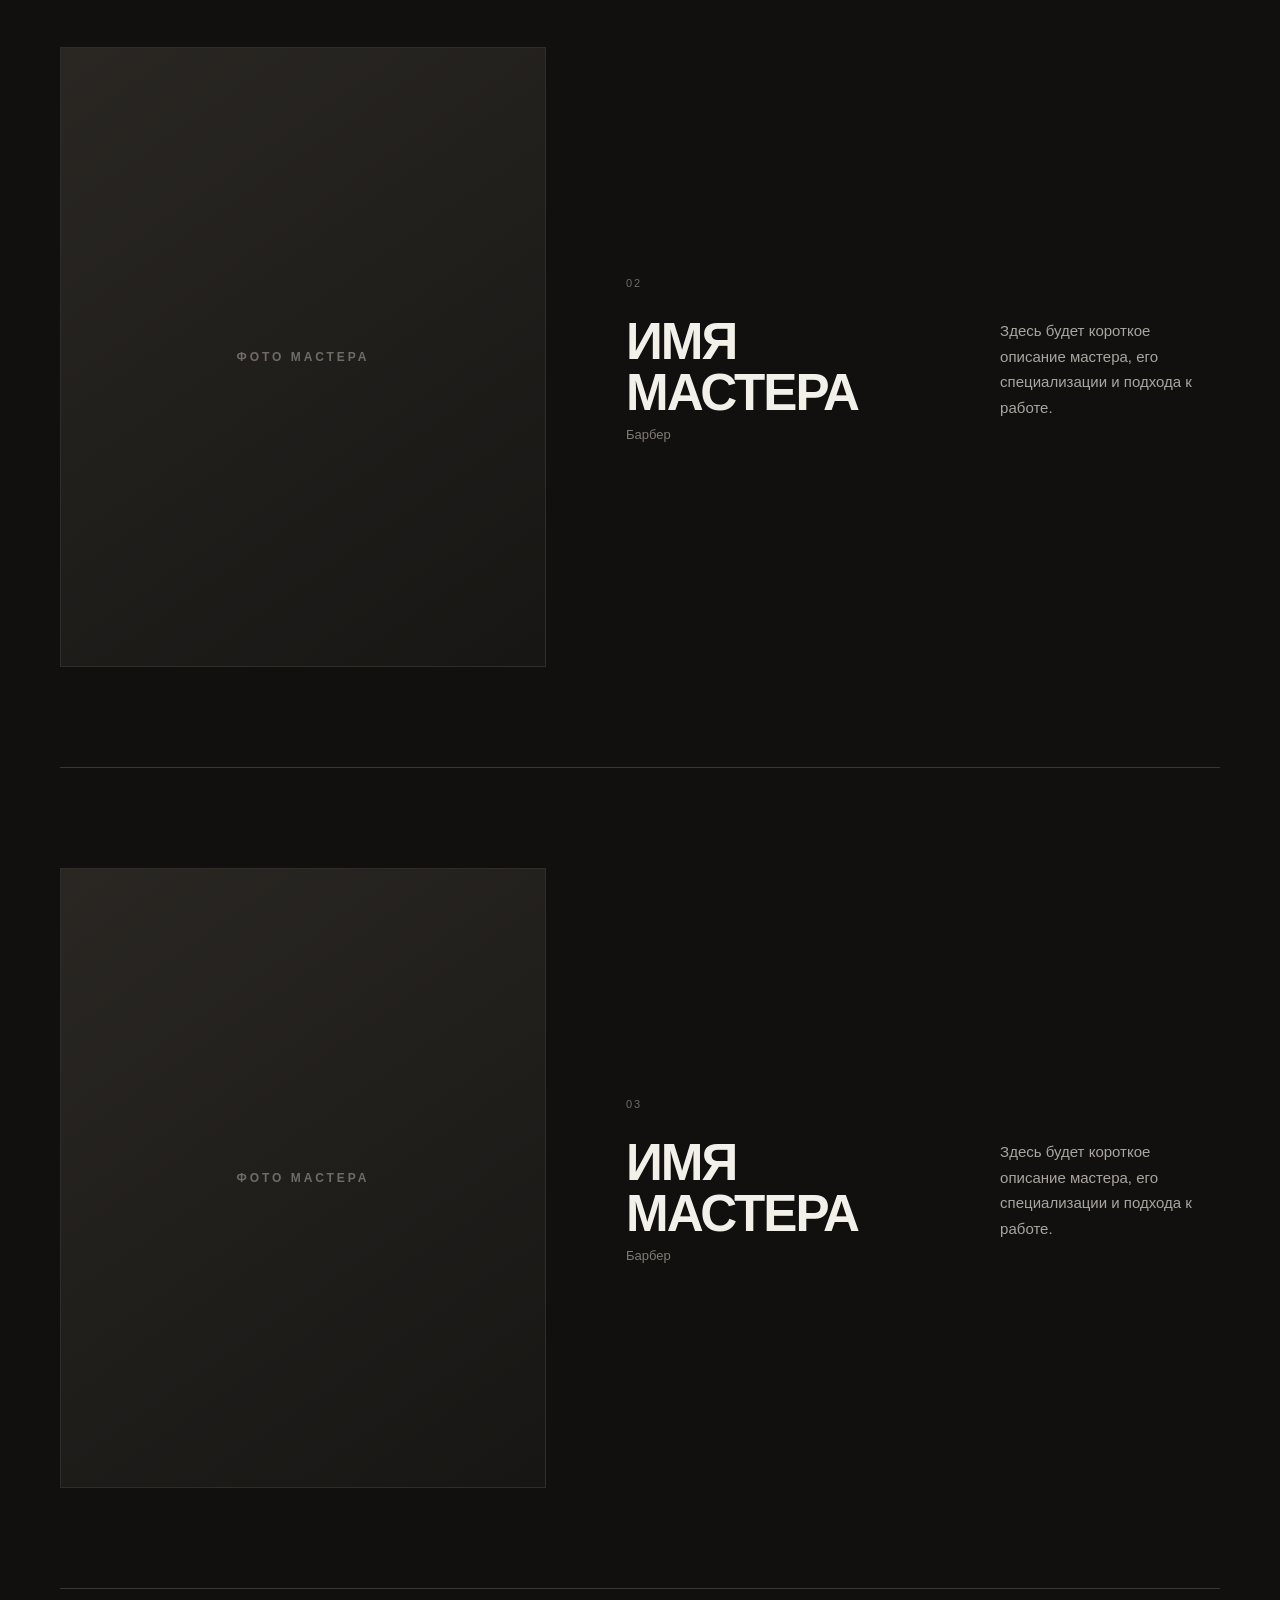
<file: Peaky Barbers/barbers.html>
<!DOCTYPE html>
<html lang="ru">

<head>

    <meta charset="UTF-8">

    <meta name="viewport"
          content="width=device-width, initial-scale=1.0">

    <title>Барберы — Peaky Barbers</title>

    <link rel="stylesheet" href="style.css">

</head>

<body>

<header class="header">

    <a href="index.html" class="logo">
        PEAKY
    </a>

    <nav class="nav">

        <a href="index.html">Главная</a>

        <a href="services.html">Услуги</a>

        <a href="barbers.html">Барберы</a>

        <a href="works.html">Работы</a>

        <a href="about.html">О Peaky</a>

        <a href="contacts.html">Контакты</a>

    </nav>

    <a href="#" class="header-button">
        Записаться
    </a>

</header>

<main>

    <section class="barbers-page-hero">

        <p class="section-label">
            PEAKY BARBERS · КОМАНДА
        </p>

        <h1>
            Люди,
            

            создающие
            

            стиль.
        </h1>

        <p class="barbers-page-description">
            Познакомьтесь с мастерами Peaky Barbers
            и выберите своего барбера.
        </p>

    </section>

    <section class="barbers-page-list">

        <div class="barber-page-card">

            <div class="barber-page-photo">
                ФОТО МАСТЕРА
            </div>

            <div class="barber-page-info">

                <div>

                    <span class="barber-page-number">
                        01
                    </span>

                    <h2>
                        ИМЯ МАСТЕРА
                    </h2>

                    <p>
                        Барбер
                    </p>

                </div>

                <p class="barber-page-description">
                    Здесь будет короткое описание
                    мастера, его специализации
                    и подхода к работе.
                </p>

            </div>

        </div>

        <div class="barber-page-card">

            <div class="barber-page-photo">
                ФОТО МАСТЕРА
            </div>

            <div class="barber-page-info">

                <div>

                    <span class="barber-page-number">
                        02
                    </span>

                    <h2>
                        ИМЯ МАСТЕРА
                    </h2>

                    <p>
                        Барбер
                    </p>

                </div>

                <p class="barber-page-description">
                    Здесь будет короткое описание
                    мастера, его специализации
                    и подхода к работе.
                </p>

            </div>

        </div>

        <div class="barber-page-card">

            <div class="barber-page-photo">
                ФОТО МАСТЕРА
            </div>

            <div class="barber-page-info">

                <div>

                    <span class="barber-page-number">
                        03
                    </span>

                    <h2>
                        ИМЯ МАСТЕРА
                    </h2>

                    <p>
                        Барбер
                    </p>

                </div>

                <p class="barber-page-description">
                    Здесь будет короткое описание
                    мастера, его специализации
                    и подхода к работе.
                </p>

            </div>

        </div>

    </section>

</main>
<script src="script.js"></script>

<button class="back-to-top" aria-label="Вернуться наверх">↑</button>
</body>

</html>
</file>
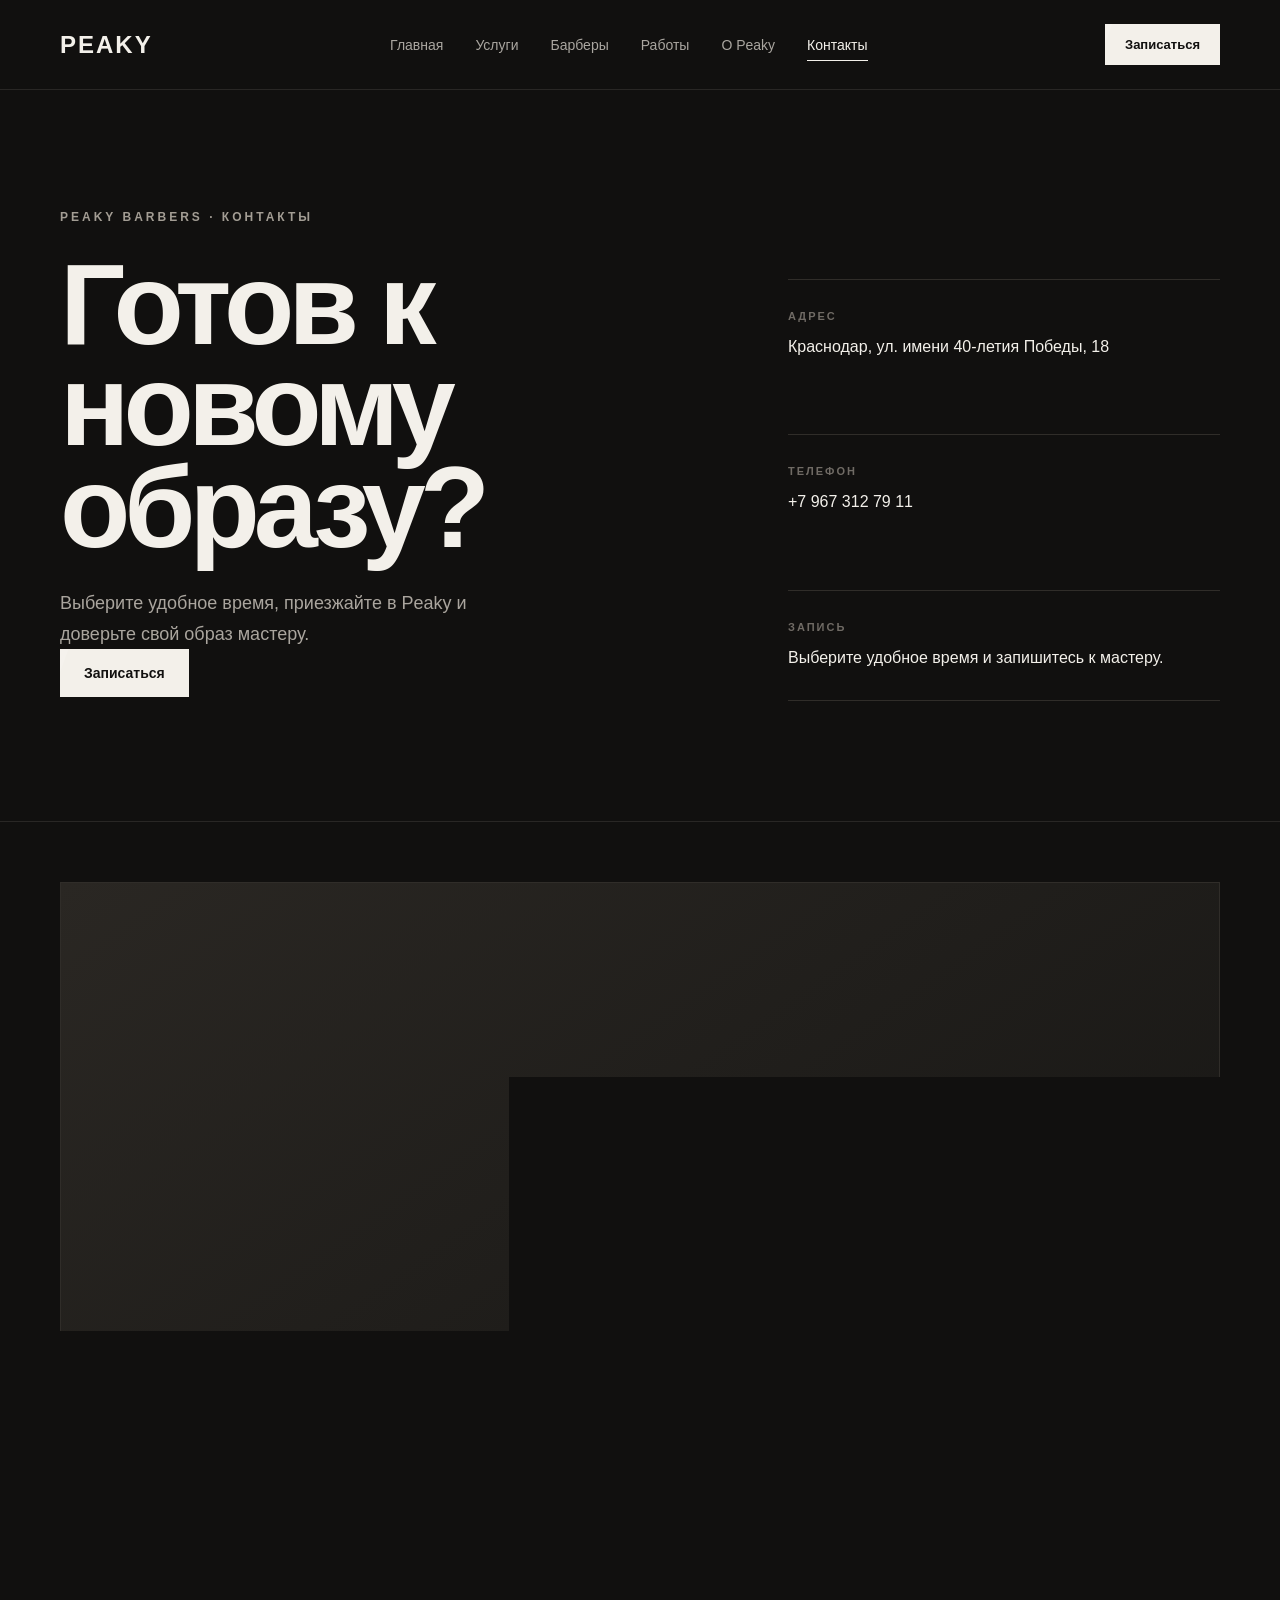
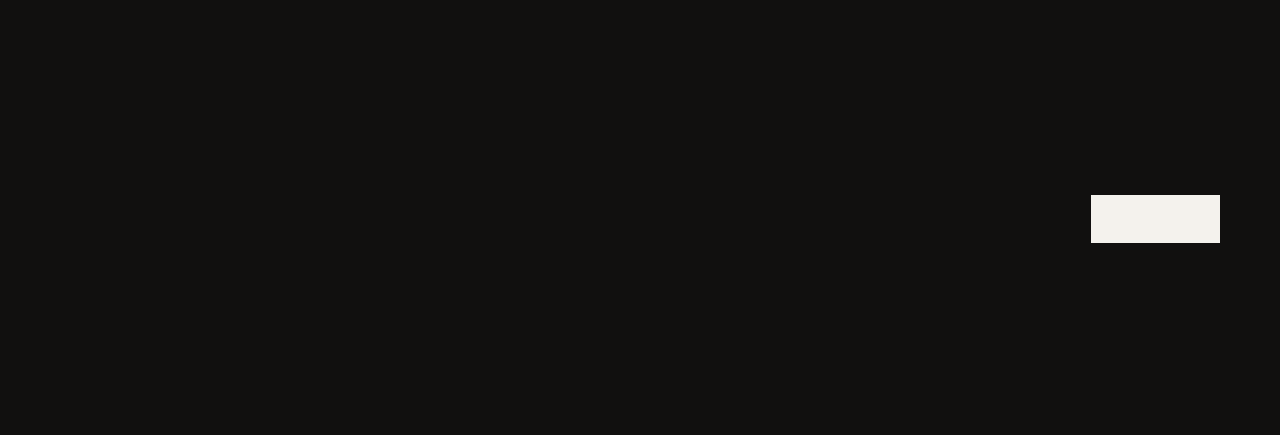
<file: Peaky Barbers/contacts.html>
<!DOCTYPE html>
<html lang="ru">

<head>

    <meta charset="UTF-8">

    <meta name="viewport"
          content="width=device-width, initial-scale=1.0">

    <title>Peaky Barbers — Контакты</title>

    <link rel="stylesheet" href="style.css">

</head>

<body>

    <!-- HEADER -->

    <header class="header">

        <a href="index.html" class="logo">
            PEAKY
        </a>

        <nav class="nav">

            <a href="index.html">
                Главная
            </a>

            <a href="services.html">
                Услуги
            </a>

            <a href="barbers.html">
                Барберы
            </a>

            <a href="works.html">
                Работы
            </a>

            <a href="about.html">
                О Peaky
            </a>

            <a href="contacts.html">
                Контакты
            </a>

        </nav>

        <a href="#" class="header-button">
            Записаться
        </a>

    </header>

    <main>

        <!-- CONTACT HERO -->

        <section class="contact-hero">

            <div class="contact-intro">

                <p class="hero-label">
                    PEAKY BARBERS · КОНТАКТЫ
                </p>

                <h1>
                    Готов к новому
                    

                    образу?
                </h1>

                <p class="contact-description">
                    Выберите удобное время,
                    приезжайте в Peaky и доверьте
                    свой образ мастеру.
                </p>

                <a href="#" class="button button-light">
                    Записаться
                </a>

            </div>

            <div class="contact-info">

                <div class="contact-item">

                    <span>
                        АДРЕС
                    </span>

                    <p>
                        Краснодар,

                        ул. имени 40-летия Победы, 18
                    </p>

                </div>

                <div class="contact-item">

                    <span>
                        ТЕЛЕФОН
                    </span>

                    <p>
                        +7 967 312 79 11
                    </p>

                </div>

                <div class="contact-item">

                    <span>
                        ЗАПИСЬ
                    </span>

                    <p>
                        Выберите удобное время
                        и запишитесь к мастеру.
                    </p>

                </div>

            </div>

        </section>

        <!-- MAP -->

        <section class="contact-map">

            <div class="map-placeholder">

                <span>
                    PEAKY · KRASNODAR
                </span>

                <p>
                    ЗДЕСЬ БУДЕТ КАРТА
                </p>

            </div>

        </section>

        <!-- FINAL CTA -->

        <section class="contact-final">

            <div>

                <p class="hero-label">
                    PEAKY BARBERS
                </p>

                <h2>
                    Увидимся
                    

                    в кресле.
                </h2>

            </div>

            <a href="#" class="button button-light">
                Записаться
            </a>

        </section>

    </main>

    <!-- FOOTER -->

    <footer class="footer">

        <div class="footer-logo">
            PEAKY
        </div>

        <p>
            Барбершоп в Краснодаре
        </p>

        <a href="contacts.html">
            Контакты
        </a>

    </footer>
<script src="script.js"></script>

<button class="back-to-top" aria-label="Вернуться наверх">↑</button>
</body>

</html>
</file>
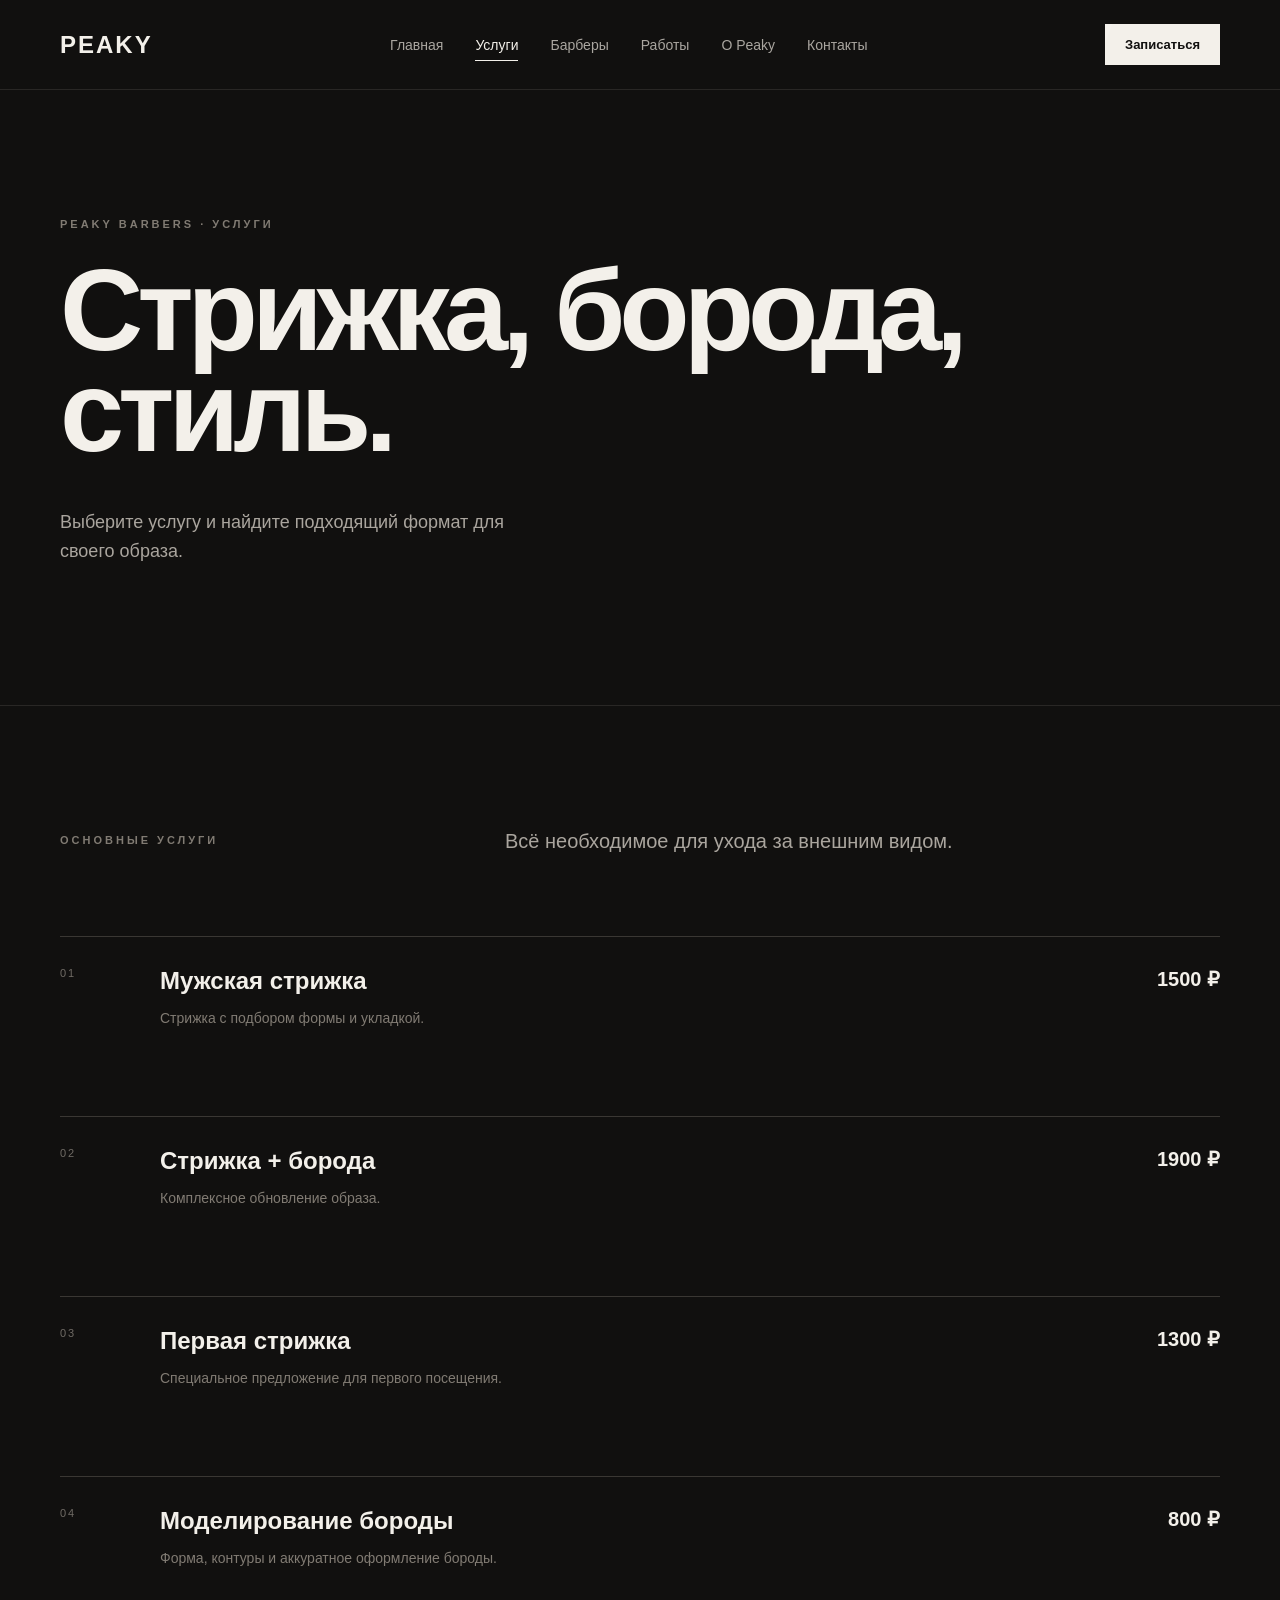
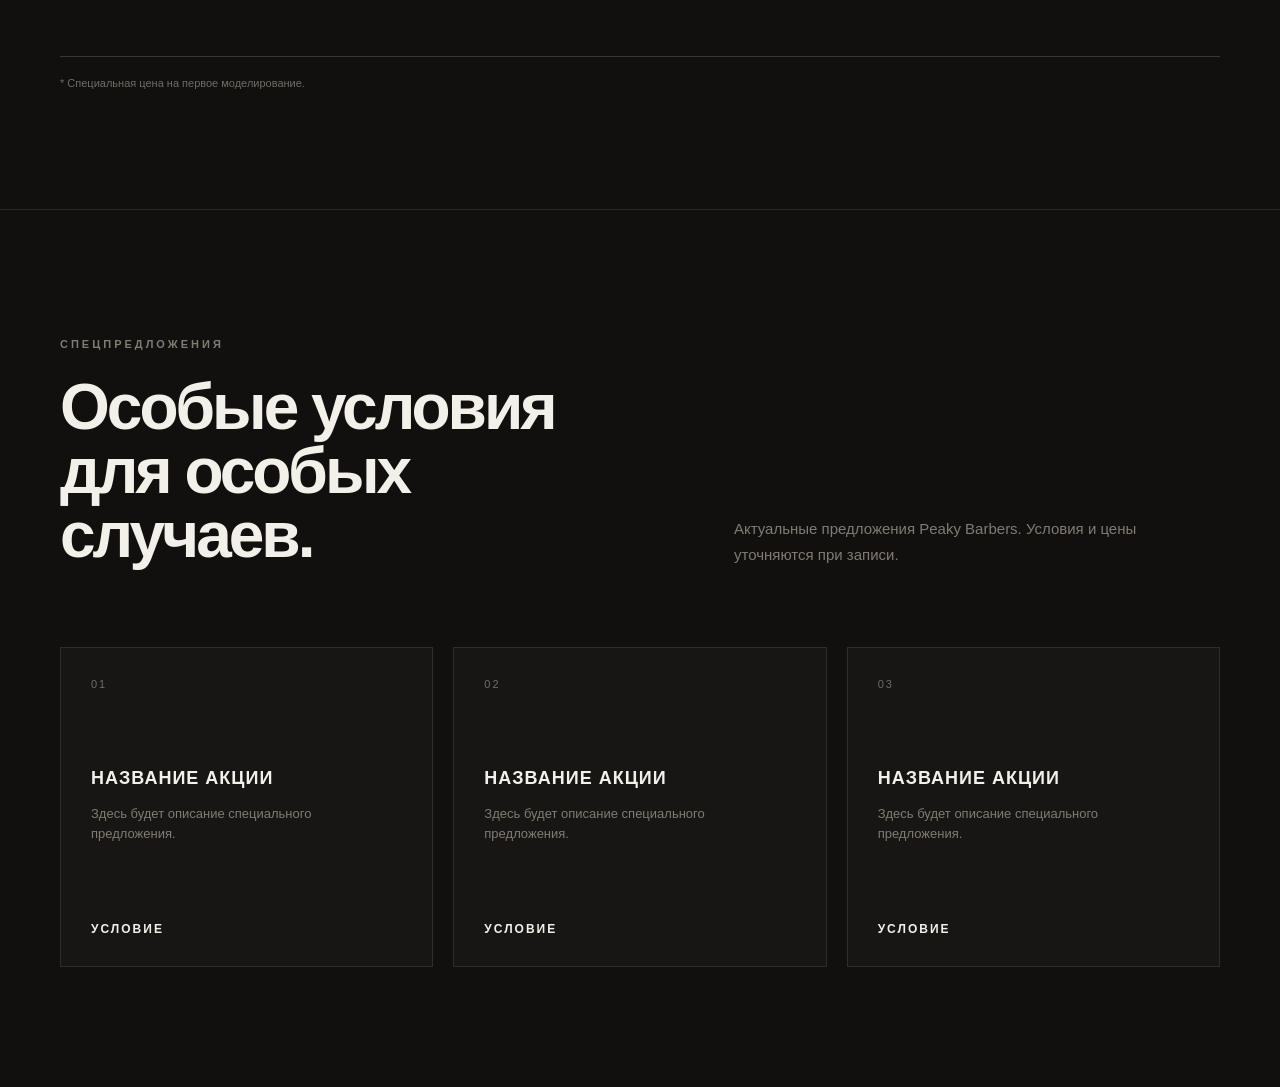
<file: Peaky Barbers/services.html>
<!DOCTYPE html>
<html lang="ru">

<head>

    <meta charset="UTF-8">

    <meta name="viewport"
          content="width=device-width, initial-scale=1.0">

    <title>Услуги — Peaky Barbers</title>

    <link rel="stylesheet" href="style.css">

</head>

<body>

<header class="header">

    <a href="index.html" class="logo">
        PEAKY
    </a>

    <nav class="nav">

        <a href="index.html">Главная</a>

        <a href="services.html">Услуги</a>

        <a href="barbers.html">Барберы</a>

        <a href="works.html">Работы</a>

        <a href="about.html">О Peaky</a>

        <a href="contacts.html">Контакты</a>

    </nav>

    <a href="#" class="header-button">
        Записаться
    </a>

</header>

<main>

    <section class="services-page-hero">

        <p class="section-label">
            PEAKY BARBERS · УСЛУГИ
        </p>

        <h1>
            Стрижка,
            

            борода,
            

            стиль.
        </h1>

        <p class="services-page-description">
            Выберите услугу и найдите подходящий
            формат для своего образа.
        </p>

    </section>

    <section class="price-section">

        <div class="price-heading">

            <p class="section-label">
                ОСНОВНЫЕ УСЛУГИ
            </p>

            <p class="price-heading-text">
                Всё необходимое для ухода
                за внешним видом.
            </p>

        </div>

        <div class="price-list">

            <div class="price-item">

                <span class="price-number">
                    01
                </span>

                <div class="price-info">

                    <h2>
                        Мужская стрижка
                    </h2>

                    <p>
                        Стрижка с подбором формы
                        и укладкой.
                    </p>

                </div>

                <span class="price-value">
                    1500 ₽
                </span>

            </div>

            <div class="price-item">

                <span class="price-number">
                    02
                </span>

                <div class="price-info">

                    <h2>
                        Стрижка + борода
                    </h2>

                    <p>
                        Комплексное обновление
                        образа.
                    </p>

                </div>

                <span class="price-value">
                    1900 ₽
                </span>

            </div>

            <div class="price-item">

                <span class="price-number">
                    03
                </span>

                <div class="price-info">

                    <h2>
                        Первая стрижка
                    </h2>

                    <p>
                        Специальное предложение
                        для первого посещения.
                    </p>

                </div>

                <span class="price-value">
                    1300 ₽
                </span>

            </div>

            <div class="price-item">

                <span class="price-number">
                    04
                </span>

                <div class="price-info">

                    <h2>
                        Моделирование бороды
                    </h2>

                    <p>
                        Форма, контуры и аккуратное
                        оформление бороды.
                    </p>

                </div>

                <span class="price-value">
                    800 ₽
                </span>

            </div>

        </div>

        <p class="price-note">
            * Специальная цена на первое моделирование.
        </p>

    </section>
<section class="offers-section">

    <div class="offers-heading">

        <div>
            <p class="section-label">
                СПЕЦПРЕДЛОЖЕНИЯ
            </p>

            <h2>
                Особые условия
                

                для особых случаев.
            </h2>
        </div>

        <p class="offers-description">
            Актуальные предложения Peaky Barbers.
            Условия и цены уточняются при записи.
        </p>

    </div>

    <div class="offers-grid">

        <article class="offer-card">

            <span class="offer-number">01</span>

            <div>
                <h3>НАЗВАНИЕ АКЦИИ</h3>

                <p>
                    Здесь будет описание
                    специального предложения.
                </p>
            </div>

            <strong>
                УСЛОВИЕ
            </strong>

        </article>

        <article class="offer-card">

            <span class="offer-number">02</span>

            <div>
                <h3>НАЗВАНИЕ АКЦИИ</h3>

                <p>
                    Здесь будет описание
                    специального предложения.
                </p>
            </div>

            <strong>
                УСЛОВИЕ
            </strong>

        </article>

        <article class="offer-card">

            <span class="offer-number">03</span>

            <div>
                <h3>НАЗВАНИЕ АКЦИИ</h3>

                <p>
                    Здесь будет описание
                    специального предложения.
                </p>
            </div>

            <strong>
                УСЛОВИЕ
            </strong>

        </article>

    </div>

</section>

</main>
<script src="script.js"></script>

<button class="back-to-top" aria-label="Вернуться наверх">↑</button>
</body>

</html>
</file>
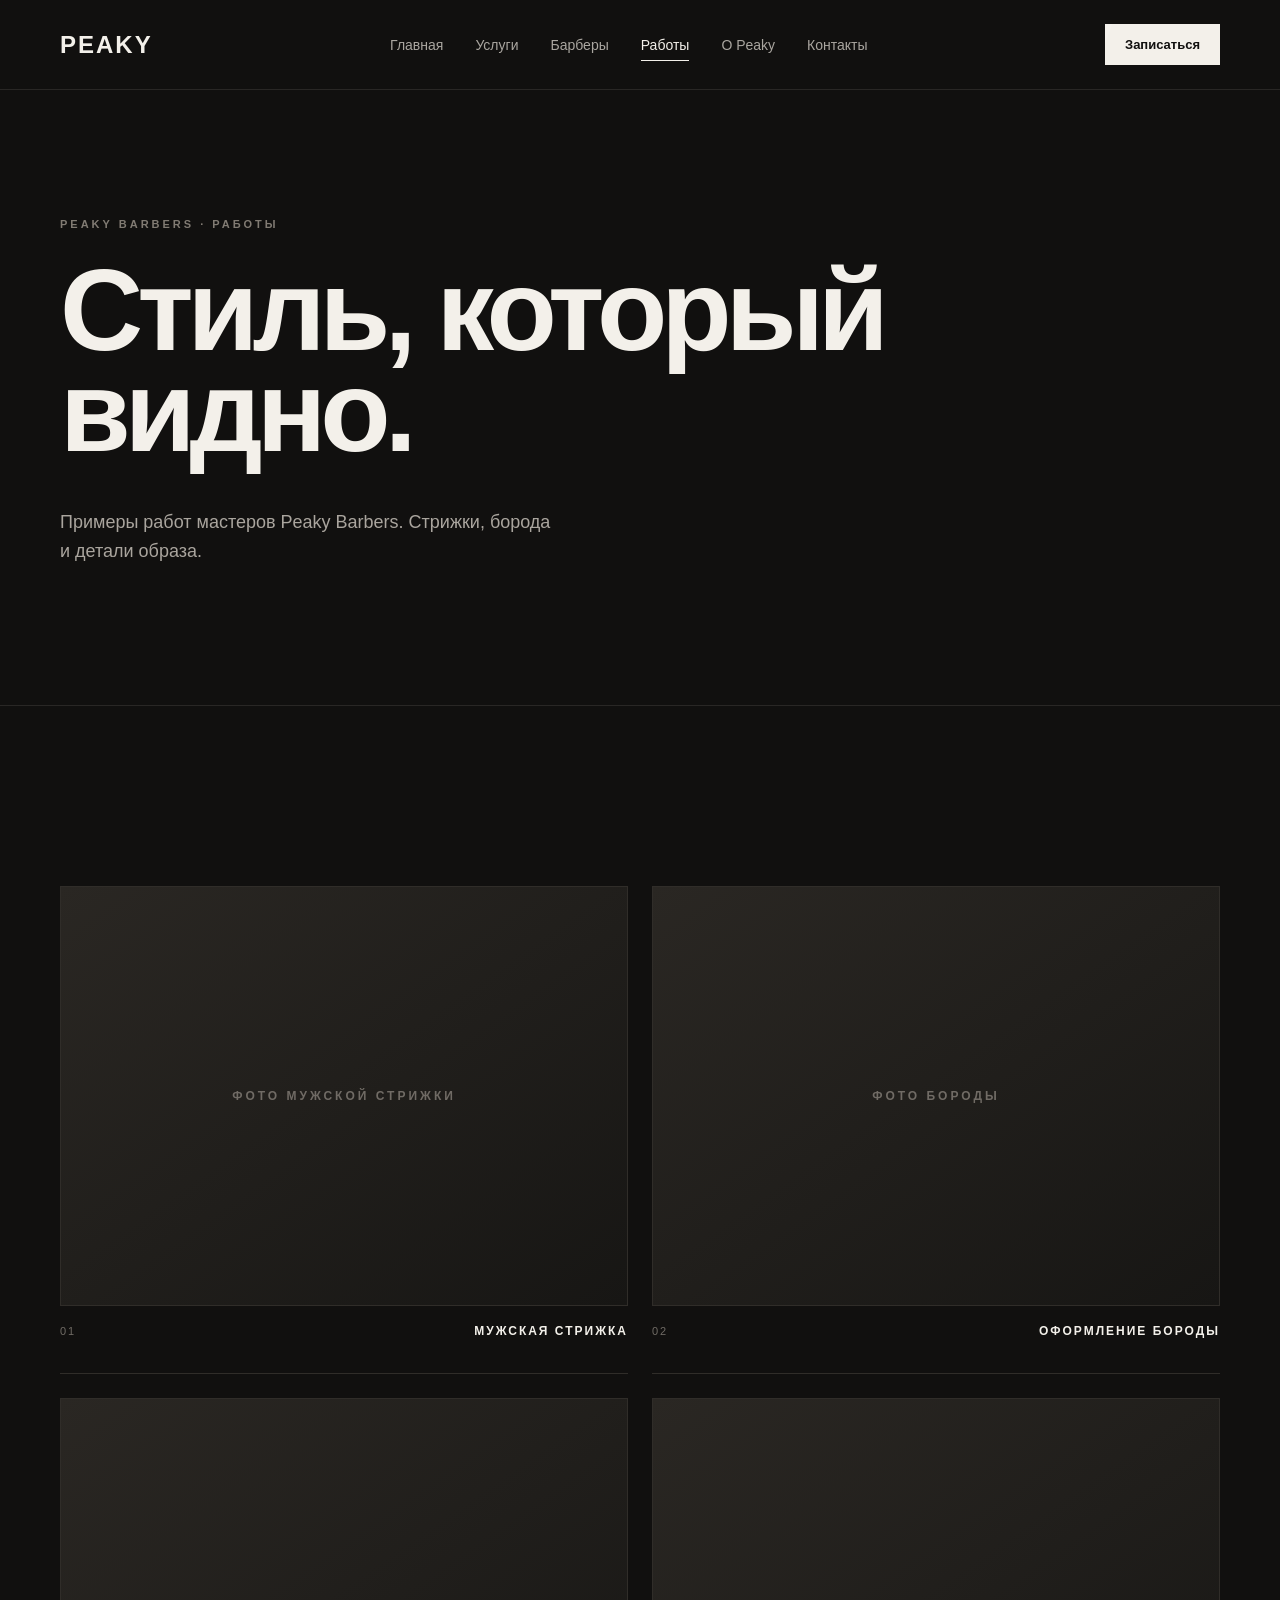
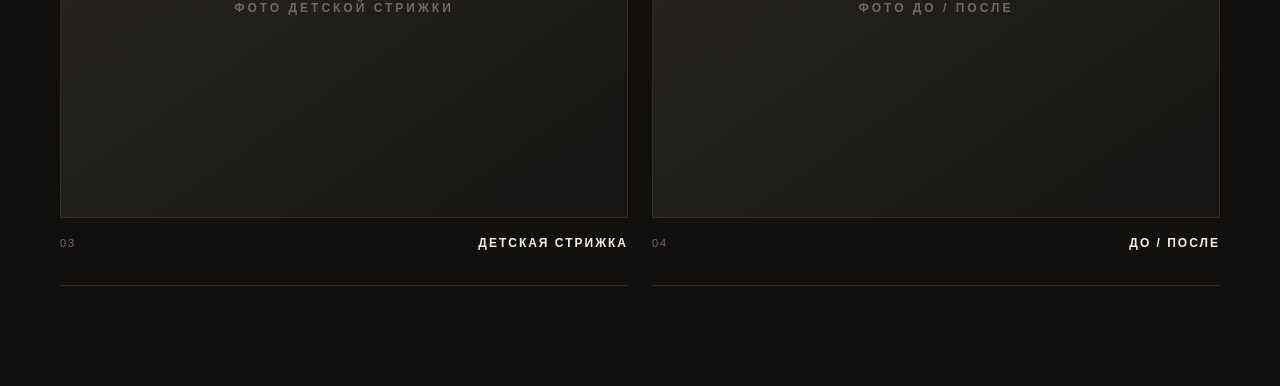
<file: Peaky Barbers/works.html>
<!DOCTYPE html>
<html lang="ru">

<head>

    <meta charset="UTF-8">

    <meta name="viewport"
          content="width=device-width, initial-scale=1.0">

    <title>Работы — Peaky Barbers</title>

    <link rel="stylesheet" href="style.css">

</head>

<body>

<header class="header">

    <a href="index.html" class="logo">
        PEAKY
    </a>

    <nav class="nav">

        <a href="index.html">Главная</a>

        <a href="services.html">Услуги</a>

        <a href="barbers.html">Барберы</a>

        <a href="works.html">Работы</a>

        <a href="about.html">О Peaky</a>

        <a href="contacts.html">Контакты</a>

    </nav>

    <a href="#" class="header-button">
        Записаться
    </a>

</header>

<main>

    <section class="works-page-hero">

        <p class="section-label">
            PEAKY BARBERS · РАБОТЫ
        </p>

        <h1>
            Стиль,
            

            который
            

            видно.
        </h1>

        <p class="works-page-description">
            Примеры работ мастеров Peaky Barbers.
            Стрижки, борода и детали образа.
        </p>

    </section>
    
<section class="works-gallery works-grid">

    <div class="work-item">
        <div class="work-photo">
            ФОТО МУЖСКОЙ СТРИЖКИ
        </div>

        <div class="work-caption">
            <span>01</span>
            <strong>МУЖСКАЯ СТРИЖКА</strong>
        </div>
    </div>

    <div class="work-item">
        <div class="work-photo">
            ФОТО БОРОДЫ
        </div>

        <div class="work-caption">
            <span>02</span>
            <strong>ОФОРМЛЕНИЕ БОРОДЫ</strong>
        </div>
    </div>

    <div class="work-item">
        <div class="work-photo">
            ФОТО ДЕТСКОЙ СТРИЖКИ
        </div>

        <div class="work-caption">
            <span>03</span>
            <strong>ДЕТСКАЯ СТРИЖКА</strong>
        </div>
    </div>

    <div class="work-item">
        <div class="work-photo">
            ФОТО ДО / ПОСЛЕ
        </div>

        <div class="work-caption">
            <span>04</span>
            <strong>ДО / ПОСЛЕ</strong>
        </div>
    </div>

</section>

</main>
<script src="script.js"></script>

<button class="back-to-top" aria-label="Вернуться наверх">↑</button>
</body>

</html>
</file>
<file: style.css>
/* FONTS (SIL Open Font License, see fonts/) */

@font-face {
    font-family: "Playfair Display";
    font-style: normal;
    font-weight: 500;
    font-display: swap;
    src: url("fonts/playfair-display-cyrillic-500-normal.woff2") format("woff2");
    unicode-range: U+0301, U+0400-045F, U+0490-0491, U+04B0-04B1, U+2116;
}

@font-face {
    font-family: "Playfair Display";
    font-style: normal;
    font-weight: 500;
    font-display: swap;
    src: url("fonts/playfair-display-latin-500-normal.woff2") format("woff2");
    unicode-range: U+0000-00FF, U+0131, U+0152-0153, U+02BB-02BC, U+02C6, U+02DA, U+02DC, U+0304, U+0308, U+0329, U+2000-206F, U+20AC, U+2122, U+2191, U+2193, U+2212, U+2215, U+FEFF, U+FFFD, U+20BD;
}

@font-face {
    font-family: "Playfair Display";
    font-style: italic;
    font-weight: 500;
    font-display: swap;
    src: url("fonts/playfair-display-cyrillic-500-italic.woff2") format("woff2");
    unicode-range: U+0301, U+0400-045F, U+0490-0491, U+04B0-04B1, U+2116;
}

@font-face {
    font-family: "Playfair Display";
    font-style: italic;
    font-weight: 500;
    font-display: swap;
    src: url("fonts/playfair-display-latin-500-italic.woff2") format("woff2");
    unicode-range: U+0000-00FF, U+0131, U+0152-0153, U+02BB-02BC, U+02C6, U+02DA, U+02DC, U+0304, U+0308, U+0329, U+2000-206F, U+20AC, U+2122, U+2191, U+2193, U+2212, U+2215, U+FEFF, U+FFFD, U+20BD;
}

@font-face {
    font-family: "Playfair Display";
    font-style: normal;
    font-weight: 600;
    font-display: swap;
    src: url("fonts/playfair-display-cyrillic-600-normal.woff2") format("woff2");
    unicode-range: U+0301, U+0400-045F, U+0490-0491, U+04B0-04B1, U+2116;
}

@font-face {
    font-family: "Playfair Display";
    font-style: normal;
    font-weight: 600;
    font-display: swap;
    src: url("fonts/playfair-display-latin-600-normal.woff2") format("woff2");
    unicode-range: U+0000-00FF, U+0131, U+0152-0153, U+02BB-02BC, U+02C6, U+02DA, U+02DC, U+0304, U+0308, U+0329, U+2000-206F, U+20AC, U+2122, U+2191, U+2193, U+2212, U+2215, U+FEFF, U+FFFD, U+20BD;
}

@font-face {
    font-family: "Manrope";
    font-style: normal;
    font-weight: 400;
    font-display: swap;
    src: url("fonts/manrope-cyrillic-400-normal.woff2") format("woff2");
    unicode-range: U+0301, U+0400-045F, U+0490-0491, U+04B0-04B1, U+2116;
}

@font-face {
    font-family: "Manrope";
    font-style: normal;
    font-weight: 400;
    font-display: swap;
    src: url("fonts/manrope-latin-400-normal.woff2") format("woff2");
    unicode-range: U+0000-00FF, U+0131, U+0152-0153, U+02BB-02BC, U+02C6, U+02DA, U+02DC, U+0304, U+0308, U+0329, U+2000-206F, U+20AC, U+2122, U+2191, U+2193, U+2212, U+2215, U+FEFF, U+FFFD, U+20BD;
}

@font-face {
    font-family: "Manrope";
    font-style: normal;
    font-weight: 500;
    font-display: swap;
    src: url("fonts/manrope-cyrillic-500-normal.woff2") format("woff2");
    unicode-range: U+0301, U+0400-045F, U+0490-0491, U+04B0-04B1, U+2116;
}

@font-face {
    font-family: "Manrope";
    font-style: normal;
    font-weight: 500;
    font-display: swap;
    src: url("fonts/manrope-latin-500-normal.woff2") format("woff2");
    unicode-range: U+0000-00FF, U+0131, U+0152-0153, U+02BB-02BC, U+02C6, U+02DA, U+02DC, U+0304, U+0308, U+0329, U+2000-206F, U+20AC, U+2122, U+2191, U+2193, U+2212, U+2215, U+FEFF, U+FFFD, U+20BD;
}

@font-face {
    font-family: "Manrope";
    font-style: normal;
    font-weight: 600;
    font-display: swap;
    src: url("fonts/manrope-cyrillic-600-normal.woff2") format("woff2");
    unicode-range: U+0301, U+0400-045F, U+0490-0491, U+04B0-04B1, U+2116;
}

@font-face {
    font-family: "Manrope";
    font-style: normal;
    font-weight: 600;
    font-display: swap;
    src: url("fonts/manrope-latin-600-normal.woff2") format("woff2");
    unicode-range: U+0000-00FF, U+0131, U+0152-0153, U+02BB-02BC, U+02C6, U+02DA, U+02DC, U+0304, U+0308, U+0329, U+2000-206F, U+20AC, U+2122, U+2191, U+2193, U+2212, U+2215, U+FEFF, U+FFFD, U+20BD;
}

@font-face {
    font-family: "Manrope";
    font-style: normal;
    font-weight: 700;
    font-display: swap;
    src: url("fonts/manrope-cyrillic-700-normal.woff2") format("woff2");
    unicode-range: U+0301, U+0400-045F, U+0490-0491, U+04B0-04B1, U+2116;
}

@font-face {
    font-family: "Manrope";
    font-style: normal;
    font-weight: 700;
    font-display: swap;
    src: url("fonts/manrope-latin-700-normal.woff2") format("woff2");
    unicode-range: U+0000-00FF, U+0131, U+0152-0153, U+02BB-02BC, U+02C6, U+02DA, U+02DC, U+0304, U+0308, U+0329, U+2000-206F, U+20AC, U+2122, U+2191, U+2193, U+2212, U+2215, U+FEFF, U+FFFD, U+20BD;
}

:root {
    /* Тёплый «табачный» тёмный, как морёное дерево в зале */
    --color-bg: #0e0c0a;
    --color-surface: #17130f;

    --color-text: #f2ece1;
    --color-white: #fffaf2;
    --color-text-soft: #b8ae9f;
    --color-text-muted: #a0968a;
    --color-text-faint: #948a7d;

    /* Латунь — бритвы, фурнитура, 1920-е */
    --color-accent: #c6a46a;
    --color-accent-strong: #dcc08a;
    --color-accent-soft: rgba(198, 164, 106, 0.12);

    --color-line: #241f19;
    --color-border: #2f281f;
    --color-border-strong: #3d3428;
    --color-border-hover: #7a6440;

    --placeholder-bg: linear-gradient(145deg, #2a231b, #14110d);

    --font-display: "Playfair Display", Georgia, "Times New Roman", serif;
    --font-body: "Manrope", "Helvetica Neue", Arial, sans-serif;
}

* {
    box-sizing: border-box;
}

html {
    scroll-behavior: smooth;

    /* место под полосу прокрутки всегда зарезервировано,
       поэтому страница не прыгает при открытии окна записи */
    scrollbar-gutter: stable;

    background: var(--color-bg);
}

body {
    position: relative;

    /* свой контекст наложения: фон со светом ламп (z-index: -1)
       рисуется поверх фона body, но под содержимым */
    isolation: isolate;

    margin: 0;

    background: var(--color-bg);
    color: var(--color-text);
    font-family: var(--font-body);

    -webkit-font-smoothing: antialiased;
}

/* Фон: тёплый свет ламп и мягкая виньетка */

body::before {
    content: "";

    position: fixed;
    inset: 0;
    z-index: -1;

    pointer-events: none;

    background:
        radial-gradient(ellipse 70% 55% at 88% -5%, rgba(214, 150, 72, 0.13), transparent 65%),
        radial-gradient(ellipse 55% 45% at -5% 45%, rgba(150, 95, 45, 0.08), transparent 70%),
        radial-gradient(ellipse 60% 50% at 70% 105%, rgba(198, 164, 106, 0.06), transparent 70%),
        radial-gradient(ellipse 120% 90% at 50% 50%, transparent 55%, rgba(0, 0, 0, 0.55) 100%);
}

/* Плёночное зерно поверх всего сайта */

body::after {
    content: "";

    position: fixed;
    inset: 0;
    z-index: 9000;

    pointer-events: none;

    opacity: 0.07;

    background-image: url("data:image/svg+xml,%3Csvg xmlns='http://www.w3.org/2000/svg' width='220' height='220'%3E%3Cfilter id='n'%3E%3CfeTurbulence type='fractalNoise' baseFrequency='0.85' numOctaves='3' stitchTiles='stitch'/%3E%3CfeColorMatrix values='0 0 0 0 1 0 0 0 0 1 0 0 0 0 1 0 0 0 0.9 0'/%3E%3C/filter%3E%3Crect width='100%25' height='100%25' filter='url(%23n)'/%3E%3C/svg%3E");
}

h1,
h2,
.service-price,
.price-value {
    font-variant-numeric: lining-nums;
}

h1,
h2 {
    font-family: var(--font-display);
    font-weight: 500;
    letter-spacing: -0.01em;
}

h1 em,
h2 em {
    font-style: italic;
    color: var(--color-accent);
}

::selection {
    background: var(--color-accent);
    color: var(--color-bg);
}

a {
    color: inherit;
    text-decoration: none;
}

:focus-visible {
    outline: 2px solid var(--color-accent);
    outline-offset: 3px;
}

/* Окно записи открыто: страница под ним не прокручивается
   (position: fixed нужен для iOS Safari, top задаёт script.js) */

body.booking-open {
    position: fixed;

    width: 100%;

    overflow: hidden;
}

/* ACCESSIBILITY HELPERS */

.skip-link {
    position: absolute;
    top: 12px;
    left: 12px;
    z-index: 10000;

    padding: 12px 18px;

    background: var(--color-accent);
    color: var(--color-bg);

    font-size: 14px;
    font-weight: 700;

    transform: translateY(-200%);

    transition: transform 0.2s ease;
}

.skip-link:focus {
    transform: translateY(0);
}

.visually-hidden {
    position: absolute;

    width: 1px;
    height: 1px;

    margin: -1px;
    padding: 0;

    overflow: hidden;
    clip: rect(0 0 0 0);
    white-space: nowrap;

    border: 0;
}

/* HEADER */

.header {
    min-height: 90px;
    padding: 0 60px;

    display: flex;
    align-items: center;
    justify-content: space-between;

    border-bottom: 1px solid var(--color-line);

    position: sticky;

    top: 0;

    z-index: 100;

    background: rgba(14, 12, 10, 0.78);

    backdrop-filter: blur(14px);

    -webkit-backdrop-filter: blur(14px);
}

.logo {
    font-size: 24px;
    font-weight: 600;
    letter-spacing: 6px;

    font-family: var(--font-display);
}

.nav {
    display: flex;
    align-items: center;
    gap: 32px;
}

.nav a {
    color: var(--color-text-soft);
    font-size: 14px;
    transition: color 0.3s ease;
}

.nav a:hover {
    color: var(--color-white);
}

.header-button {
    padding: 13px 20px;

    background: linear-gradient(135deg, #d8bb83 0%, #c6a46a 45%, #a8854d 100%);
    color: #16110b;

    font-size: 13px;
    font-weight: 700;

    transition: transform 0.3s ease,
                background 0.3s ease;
}

.header-button:hover {
    transform: translateY(-2px);
    background: linear-gradient(135deg, #e6cd9b 0%, #d3b37a 45%, #b8955b 100%);

    box-shadow: 0 10px 30px rgba(198, 164, 106, 0.18);
}
/* HERO */

.hero {
    min-height: calc(100vh - 90px);
    padding: 80px 60px;

    display: grid;
    grid-template-columns: 1fr 0.9fr;
    gap: 70px;

    align-items: stretch;
}

.hero-content {
    max-width: 680px;
}

.hero-label {
    margin: 0 0 25px;

    color: var(--color-accent);
    font-size: 12px;
    font-weight: 700;
    letter-spacing: 3px;

    display: flex;

    align-items: center;

    gap: 14px;
}

.hero h1 {
    margin: 0;

    font-size: clamp(52px, 6vw, 88px);
    line-height: 1.02;
    max-width:650px;
}

.hero-description {
    max-width: 520px;
    margin: 30px 0 0;

    color: var(--color-text-soft);
    font-size: 18px;
    line-height: 1.6;
}

.hero-buttons {
    display: flex;
    gap: 15px;
    margin-top: 40px;
    flex-wrap: wrap;
}

.button {
    display: inline-block;
    padding: 16px 24px;

    font-size: 14px;
    font-weight: 700;

    transition: transform 0.3s ease,
                background 0.3s ease,
                color 0.3s ease;
}

.button-light {
    background: linear-gradient(135deg, #d8bb83 0%, #c6a46a 45%, #a8854d 100%);
    color: #16110b;
}

.button-light:hover {
    background: linear-gradient(135deg, #e6cd9b 0%, #d3b37a 45%, #b8955b 100%);
    transform: translateY(-3px);

    box-shadow: 0 10px 30px rgba(198, 164, 106, 0.18);
}

.button-outline {
    border: 1px solid rgba(198, 164, 106, 0.45);
    color: var(--color-text);
}

.button-outline:hover {
    background: var(--color-accent);
    color: #16110b;
    transform: translateY(-3px);

    border-color: var(--color-accent);
}

/* HERO IMAGE */

.hero-image {
    position: relative;

    width: 100%;
    aspect-ratio: 3 / 2;
    overflow: hidden;

    transition:
        transform 0.5s ease,
        box-shadow 0.5s ease;
}

.hero-image:hover {
    transform: translateY(-4px);
    box-shadow:
        0 40px 85px rgba(0, 0, 0, 0.55),
        0 0 0 1px rgba(255, 255, 255, 0.04);
}

.hero-image::before {
    content: "";

    position: absolute;
    inset: 14px;
    z-index: 1;

    pointer-events: none;

    border: 1px solid rgba(220, 192, 138, 0.35);
}

.hero-image::after {
    content: "PEAKY";
    position: absolute;
    bottom: 32px;
    left: 34px;

    color: var(--color-accent-strong);
    font-size: 11px;
    letter-spacing: 4px;
    font-weight: 700;

    opacity: 0.8;

    z-index: 1;
}

.hero-image img {
    width: 100%;
    height: 100%;
    display: block;

    object-fit: cover;
    object-position: center;

    transition:
        transform 0.7s ease,
        filter 0.7s ease;

    filter: saturate(0.9) contrast(1.05);
}

.hero-image:hover img {
    transform: scale(1.04);
}

/* INTRO */

.services-preview,
.barbers-preview,
.price-section {
    background: linear-gradient(180deg, rgba(198, 164, 106, 0.035), rgba(198, 164, 106, 0) 55%);
}

.intro,
.services-preview,
.works-preview,
.reviews-preview,
.barbers-preview {
    padding: 120px 60px;
    border-top: 1px solid var(--color-line);
}

.intro-top {
    display: grid;
    grid-template-columns: 0.7fr 1.3fr;
    gap: 60px;
}

.section-label::before,
.hero-label::before {
    content: "";

    width: 28px;
    height: 1px;

    flex-shrink: 0;

    background: var(--color-accent);
}

.section-label {
    margin: 8px 0 0;

    color: var(--color-accent);
    font-size: 11px;
    font-weight: 700;
    letter-spacing: 3px;

    display: flex;

    align-items: center;

    gap: 14px;
}

.intro h2 {
    margin: 0;

    font-size: clamp(40px, 5vw, 68px);
    line-height: 1;
}

.intro-content {
    margin-top: 90px;
    display: grid;
    grid-template-columns: 0.7fr 1.3fr;
    gap: 60px;
}

.intro-text {
    margin: 0;

    color: var(--color-text-soft);
    font-size: 17px;
    line-height: 1.7;
}

.intro-features {
    display: grid;
    grid-template-columns: repeat(3, 1fr);
    gap: 30px;
}

.feature {
    padding-top: 20px;
    border-top: 1px solid var(--color-border-strong);
}

.feature-number {
    color: var(--color-accent);
    font-size: 11px;
    letter-spacing: 2px;
}

.feature h3 {
    margin: 35px 0 15px;

    font-size: 18px;
    line-height: 1.2;
}

.feature p {
    margin: 0;

    color: #8f8a84;
    font-size: 14px;
    line-height: 1.6;
}
/* SERVICES PREVIEW */

.services-heading,
.works-heading,
.reviews-heading,
.barbers-heading {
    display: flex;
    align-items: flex-end;
    justify-content: space-between;
    gap: 40px;
}

.services-heading h2,
.works-heading h2,
.reviews-heading h2,
.barbers-heading h2,
.offers-heading h2 {
    margin: 25px 0 0;

    font-size: clamp(40px, 5vw, 68px);
    line-height: 1;
}

.services-link,
.works-link,
.reviews-link,
.barbers-link {
    padding-bottom: 8px;

    border-bottom: 1px solid var(--color-border-hover);

    color: var(--color-text-soft);
    font-size: 13px;

    transition: color 0.3s ease,
                border-color 0.3s ease;
}

.services-link:hover,
.works-link:hover,
.reviews-link:hover,
.barbers-link:hover {
    color: var(--color-white);
    border-color: var(--color-white);
}

/* SERVICE CARDS */

.services-grid {
    margin-top: 80px;

    display: grid;
    grid-template-columns: repeat(2, 1fr);

    border-top: 1px solid var(--color-border-strong);
}
.service-card {
    min-height: 220px;
    padding: 30px;

    display: grid;
    grid-template-columns: 50px 1fr auto;
    gap: 20px;
    align-items: start;

    position: relative;
    overflow: hidden;

    border-bottom: 1px solid var(--color-border-strong);

    transition:
        background 0.4s ease,
        transform 0.4s ease,
        box-shadow 0.4s ease,
        border-color 0.4s ease;
}

.service-card:nth-child(odd) {
    border-right: 1px solid var(--color-border-strong);
}

.service-card:hover {
    background: var(--color-accent-soft);
    transform: translateY(-4px);
    box-shadow: 0 12px 30px rgba(0, 0, 0, 0.18);
}

.service-number {
    color: var(--color-accent);
    font-size: 11px;
    letter-spacing: 2px;
}

.service-info h3 {
    margin: 0;

    font-size: 20px;
    font-weight: 600;
}

.service-info p {
    max-width: 280px;
    margin: 12px 0 0;

    color: var(--color-text-muted);
    font-size: 13px;
    line-height: 1.6;
}

.service-price {
    color: var(--color-accent-strong);
    font-size: 18px;
    font-weight: 600;
    white-space: nowrap;

    font-family: var(--font-display);
}

.services-note {
    margin: 20px 0 0;

    color: var(--color-text-faint);
    font-size: 11px;
}
/* WORKS PREVIEW */

/* WORKS GRID */

.works-grid {
    margin-top: 80px;

    display: grid;
    grid-template-columns: repeat(2, minmax(0,1fr));
    gap: 20px;
}

.work-small span {
    position: absolute;
    left: 20px;
    bottom: 20px;

    padding: 8px 12px;

    color: var(--color-white);
    font-size: 11px;
    font-weight: 700;
    letter-spacing: 2.5px;

    background: rgba(12, 12, 11, 0.72);
    backdrop-filter: blur(8px);

    border: 1px solid rgba(255, 255, 255, 0.12);

    transition:
        background 0.4s ease,
        border-color 0.4s ease,
        transform 0.4s ease;
}

.work-small:hover span {
    background: rgba(12, 12, 11, 0.9);
    border-color: rgba(255, 255, 255, 0.25);
    transform: translateY(-3px);
}
/* WORK CARDS */

.work-small {
    position: relative;

    height: 380px;

    overflow: hidden;

    border: 1px solid var(--color-border);

    background: var(--placeholder-bg);

    transition: transform 0.3s ease,
                border-color 0.3s ease;
}

.work-small:hover {
    transform: translateY(-4px);
    border-color: var(--color-border-hover);
}

.work-placeholder {
    width: 100%;
    height: 100%;

    display: flex;
    align-items: center;
    justify-content: center;

    color: var(--color-text-faint);

    font-size: 13px;
    font-weight: 700;
    letter-spacing: 3px;
}
/* REVIEWS */

.reviews-widget {
    margin-top: 80px;
    max-width: 760px;
    height: 800px;

    overflow: hidden;

    border: 1px solid var(--color-border);
}

.reviews-widget iframe {
    display: block;

    width: 100%;
    height: 100%;

    border: 0;
}

/* BARBERS */

/* BARBER CARDS */

.barbers-grid {
    margin-top: 80px;

    display: grid;
    grid-template-columns: repeat(3, 1fr);
    gap: 20px;
}

.barber-card {
    display: block;
}

.barber-photo {
    height: 480px;

    display: flex;
    align-items: center;
    justify-content: center;

    border: 1px solid var(--color-border);

    background: var(--placeholder-bg);

    color: var(--color-text-faint);

    font-size: 12px;
    font-weight: 700;
    letter-spacing: 3px;

    transition: transform 0.3s ease,
                border-color 0.3s ease;
}

.barber-card:hover .barber-photo {
    transform: translateY(-4px);
    border-color: var(--color-border-hover);
}

.barber-info {
    padding-top: 20px;

    display: flex;
    justify-content: space-between;
    align-items: flex-start;
}

.barber-info h3 {
    margin: 0;

    font-size: 16px;
    letter-spacing: 1px;
}

.barber-info p {
    margin: 7px 0 0;

    color: var(--color-text-muted);
    font-size: 12px;
}

.barber-info > span {
    color: var(--color-accent);
    font-size: 11px;
    letter-spacing: 2px;
}
/* ABOUT PREVIEW */

.about-preview {
    padding: 120px 60px;

    display: grid;
    grid-template-columns: 1.1fr 0.9fr;
    gap: 80px;

    border-top: 1px solid var(--color-line);
}

.about-photo {
    min-height: 650px;

    display: flex;
    align-items: center;
    justify-content: center;

    border: 1px solid var(--color-border);

    background: var(--placeholder-bg);

    color: var(--color-text-faint);

    font-size: 12px;
    font-weight: 700;
    letter-spacing: 3px;
}

.about-content {
    align-self: center;
    max-width: 560px;
}

.about-content h2 {
    margin: 25px 0 30px;

    font-size: clamp(42px, 5vw, 68px);
    line-height: 1;
}

.about-text {
    max-width: 430px;
    margin: 0;

    color: var(--color-text-soft);
    font-size: 17px;
    line-height: 1.7;
}

.about-link {
    display: inline-block;
    margin-top: 35px;

    padding-bottom: 8px;

    border-bottom: 1px solid var(--color-border-hover);

    color: var(--color-text);
    font-size: 13px;

    transition: border-color 0.3s ease;
}

.about-link:hover {
    border-color: var(--color-white);
}

/* CONTACT PREVIEW */

.contact-preview {
    padding: 120px 60px;

    display: grid;
    grid-template-columns: 1.2fr 0.8fr;
    gap: 80px;

    border-top: 1px solid var(--color-line);
    border-bottom: 1px solid var(--color-line);
}
.contact-main h2 {
    margin: 25px 0 40px;

    font-size: clamp(46px, 6vw, 82px);
    line-height: 1.02;
}

.contact-button {
    display: inline-block;

    padding: 16px 28px;

    background: linear-gradient(135deg, #d8bb83 0%, #c6a46a 45%, #a8854d 100%);
    color: #16110b;

    font-size: 13px;
    font-weight: 700;

    transition: transform 0.3s ease,
                background 0.3s ease;
}

.contact-button:hover {
    background: linear-gradient(135deg, #e6cd9b 0%, #d3b37a 45%, #b8955b 100%);
    transform: translateY(-3px);

    box-shadow: 0 10px 30px rgba(198, 164, 106, 0.18);
}

/* CONTACT INFO */

.contact-info {
    display: flex;
    flex-direction: column;
    gap: 45px;

    align-self: end;
}

.contact-item {
    padding: 30px 0;

    border-top: 1px solid var(--color-border);
}

.contact-item:last-child {
    border-bottom: 1px solid var(--color-border);
}

.contact-item span {
    display: block;

    margin-bottom: 12px;

    color: var(--color-text-faint);

    font-size: 11px;
    font-weight: 700;
    letter-spacing: 2px;
}

.contact-item p,
.contact-item a {
    display: block;

    margin: 0;

    color: var(--color-text);

    font-size: 16px;
    line-height: 1.6;
}

.contact-item a {
    transition: color 0.3s ease;
}

.contact-item a:hover {
    color: var(--color-white);
}

/* SERVICES PAGE */

.services-page-hero,
.barbers-page-hero,
.works-page-hero {
    padding: 120px 60px 140px;

    border-bottom: 1px solid var(--color-line);
}

.services-page-hero h1,
.barbers-page-hero h1,
.works-page-hero h1 {
    margin: 30px 0 0;

    font-size: clamp(64px, 9vw, 130px);
    line-height: 1.02;
}

/* PRICE */

.price-section {
    padding: 120px 60px;
}

.price-heading {
    display: grid;
    grid-template-columns: 0.7fr 1.3fr;
    gap: 60px;
}

.price-heading-text {
    max-width: 500px;

    margin: 0;

    font-family: var(--font-body);
    font-weight: 400;

    color: var(--color-text-soft);
    font-size: 20px;
    line-height: 1.5;
}

.price-list {
    margin-top: 80px;

    border-top: 1px solid var(--color-border-strong);
}

.price-item {
    min-height: 180px;

    padding: 30px 0;

    display: grid;
    grid-template-columns: 70px 1fr auto;
    gap: 30px;
    align-items: start;

    border-bottom: 1px solid var(--color-border-strong);

}

.price-item > * {
    transition: transform 0.3s ease;
}

.price-item:hover > * {
    transform: translateX(15px);
}

.price-number {
    color: var(--color-accent);

    font-size: 11px;
    letter-spacing: 2px;
}

.price-info h3 {
    margin: 0;

    font-family: var(--font-display);

    font-size: 24px;
    font-weight: 600;
}

.price-info p {
    max-width: 420px;

    margin: 12px 0 0;

    color: var(--color-text-muted);

    font-size: 14px;
    line-height: 1.6;
}

.price-value {
    color: var(--color-accent-strong);

    font-size: 20px;
    font-weight: 600;

    white-space: nowrap;

    font-family: var(--font-display);
}

.price-note {
    margin: 20px 0 0;

    color: var(--color-text-faint);

    font-size: 11px;
}
/* OFFERS */

.offers-section {
    padding: 120px 60px;

    border-top: 1px solid var(--color-line);
}

.offers-heading {
    display: grid;
    grid-template-columns: 1.1fr 0.9fr;
    gap: 80px;
    align-items: end;
}

.offers-description {
    max-width: 430px;

    margin: 0;

    color: var(--color-text-muted);
    font-size: 15px;
    line-height: 1.7;
}

.offers-grid {
    margin-top: 80px;

    display: grid;
    grid-template-columns: repeat(3, 1fr);
    gap: 20px;
}

.offer-card {
    min-height: 320px;

    padding: 30px;

    display: flex;
    flex-direction: column;
    justify-content: space-between;

    border: 1px solid var(--color-border);

    background: linear-gradient(160deg, #1b1611, #120f0c);

    transition: transform 0.3s ease,
                border-color 0.3s ease;
}

.offer-card:hover {
    transform: translateY(-4px);
    border-color: var(--color-border-hover);
}

.offer-number {
    color: var(--color-accent);

    font-size: 11px;
    letter-spacing: 2px;
}

.offer-card h3 {
    margin: 0;

    font-size: 18px;
    letter-spacing: 1px;
}

.offer-card p {
    max-width: 280px;

    margin: 15px 0 0;

    color: var(--color-text-muted);
    font-size: 13px;
    line-height: 1.6;
}

.offer-card strong {
    font-size: 12px;
    letter-spacing: 2px;
}
/* BARBERS PAGE */

.services-page-description,
.barbers-page-description,
.works-page-description {
    max-width: 500px;

    margin: 45px 0 0;

    color: var(--color-text-soft);
    font-size: 18px;
    line-height: 1.6;
}

.services-page-description {
    max-width: 480px;
}

/* BARBERS LIST */

.barbers-page-list {
    padding: 120px 60px;
}

.barber-page-card {
    display: grid;
    grid-template-columns: 0.9fr 1.1fr;
    gap: 80px;

    padding: 0 0 100px;
    margin-bottom: 100px;

    border-bottom: 1px solid var(--color-border-strong);
}

.barber-page-card:last-child {
    margin-bottom: 0;
}

.barber-page-photo {
    height: 620px;

    display: flex;
    align-items: center;
    justify-content: center;

    border: 1px solid var(--color-border);

    background: var(--placeholder-bg);

    color: var(--color-text-faint);

    font-size: 12px;
    font-weight: 700;
    letter-spacing: 3px;
}

.barber-page-info {
    align-self: center;

    display: grid;
    grid-template-columns: 1fr 0.7fr;
    gap: 60px;
}

.barber-page-number {
    color: var(--color-accent);

    font-size: 11px;
    letter-spacing: 2px;
}

.barber-page-info h2 {
    margin: 25px 0 8px;

    font-size: clamp(34px, 4vw, 56px);
    line-height: 1;
}

.barber-page-info > div > p {
    margin: 0;

    color: var(--color-text-muted);
    font-size: 13px;
}

.barber-page-description {
    margin: 45px 0 0;

    color: var(--color-text-soft);

    font-size: 15px;
    line-height: 1.7;
}
/* WORKS PAGE */

/* GALLERY */

.works-gallery {
    padding: 100px 60px;

    display: grid;
    grid-template-columns: repeat(2, minmax(0, 1fr));
    gap: 24px;
}

.work-item {
    min-width: 0;
}

.work-photo {
    min-height: 420px;

    display: flex;
    align-items: center;
    justify-content: center;

    border: 1px solid var(--color-border);

    background: var(--placeholder-bg);

    color: var(--color-text-faint);

    font-size: 12px;
    font-weight: 700;
    letter-spacing: 3px;

    text-align: center;
    padding: 30px;
}

.work-caption {
    padding: 18px 0 35px;

    display: flex;
    justify-content: space-between;
    align-items: center;

    border-bottom: 1px solid var(--color-border);
}

.work-caption span {
    color: var(--color-accent);

    font-size: 11px;
    letter-spacing: 2px;
}

.work-caption strong {
    font-size: 12px;
    letter-spacing: 2px;
}
/* ABOUT PAGE */

.about-page-hero {
    min-height: 650px;

    padding: 120px 60px;

    display: grid;
    grid-template-columns: 1.2fr 0.8fr;
    gap: 80px;

    align-items: end;

    border-bottom: 1px solid var(--color-line);
}

.about-page-hero h1 {
    margin: 30px 0 0;

    font-size: clamp(64px, 9vw, 130px);
    line-height: 1.02;
}

.about-page-intro {
    max-width: 430px;

    margin: 0 0 10px;

    color: var(--color-text-soft);

    font-size: 18px;
    line-height: 1.7;
}

/* STORY */

.about-story {
    padding: 120px 60px;

    display: grid;
    grid-template-columns: 1fr 1fr;
    gap: 100px;

    border-bottom: 1px solid var(--color-line);
}

.about-story-content {
    align-self: center;
}

.about-story-content h2 {
    margin: 30px 0;

    font-size: clamp(42px, 5vw, 70px);
    line-height: 1.02;
}

.about-story-content > p:not(.section-label) {
    max-width: 500px;

    color: var(--color-text-soft);

    font-size: 15px;
    line-height: 1.8;
}

/* VALUES */

.about-values {
    padding: 120px 60px;

    display: grid;
    grid-template-columns: 0.8fr 1.2fr;
    gap: 100px;

    border-bottom: 1px solid var(--color-line);
}

.about-values-heading h2 {
    margin: 30px 0 0;

    font-size: clamp(42px, 5vw, 70px);
    line-height: 1.02;
}

.about-values-list {
    border-top: 1px solid var(--color-border);
}

.about-value {
    padding: 35px 0;

    display: grid;
    grid-template-columns: 60px 1fr;
    gap: 30px;

    border-bottom: 1px solid var(--color-border);
}

.about-value > span {
    color: var(--color-accent);

    font-size: 11px;
    letter-spacing: 2px;
}

.about-value h3 {
    margin: 0;

    text-transform: uppercase;

    font-size: 15px;
    letter-spacing: 1px;
}

.about-value p {
    max-width: 450px;

    margin: 15px 0 0;

    color: var(--color-text-muted);

    font-size: 14px;
    line-height: 1.6;
}

/* FINAL */

.about-final {
    min-height: 650px;

    padding: 100px 60px;

    display: grid;
    grid-template-columns: 1.1fr 0.9fr;
    gap: 80px;

    align-items: center;
}

.about-final-photo {
    height: 500px;

    display: flex;
    align-items: center;
    justify-content: center;

    border: 1px solid var(--color-border);

    background: var(--placeholder-bg);

    color: var(--color-text-faint);

    font-size: 12px;
    font-weight: 700;
    letter-spacing: 3px;
}

.about-final-content h2 {
    margin: 30px 0 40px;

    font-size: clamp(42px, 5vw, 70px);
    line-height: 1.02;
}
/* CONTACTS PAGE */

.contact-hero {
    min-height: 650px;

    padding: 120px 60px;

    display: grid;
    grid-template-columns: 1.2fr 0.8fr;
    gap: 80px;

    align-items: end;

    border-bottom: 1px solid var(--color-line);
}

.contact-intro h1 {
    margin: 30px 0 0;

    font-size: clamp(64px, 9vw, 130px);
    line-height: 1.02;
}

.contact-description {
    max-width: 430px;

    margin: 30px 0 35px;

    color: var(--color-text-soft);

    font-size: 18px;
    line-height: 1.7;
}

/* MAP */

.contact-map {
    padding: 60px;

    border-bottom: 1px solid var(--color-line);
}

.map-frame {
    display: block;

    width: 100%;
    height: 500px;

    border: 1px solid var(--color-border);

    background: var(--placeholder-bg);
}

.map-wrap {
    position: relative;
}

.map-shield {
    position: absolute;
    inset: 0;
    z-index: 1;

    display: flex;
    align-items: flex-end;
    justify-content: center;

    padding: 0 0 22px;

    border: 0;

    background: transparent;
    color: var(--color-text);

    font: inherit;

    cursor: pointer;
}

.map-shield span {
    padding: 10px 16px;

    background: rgba(14, 12, 10, 0.82);
    border: 1px solid var(--color-border-hover);

    font-size: 13px;
}

.map-wrap.is-active .map-shield {
    display: none;
}

.map-link {
    display: inline-block;

    margin-top: 20px;
    padding-bottom: 8px;

    border-bottom: 1px solid var(--color-border-hover);

    color: var(--color-text-soft);
    font-size: 13px;

    transition:
        color 0.3s ease,
        border-color 0.3s ease;
}

.map-link:hover {
    color: var(--color-white);
    border-color: var(--color-white);
}

/* FINAL */

.contact-final,

.page-cta {
    min-height: 500px;

    padding: 100px 60px;

    display: flex;

    align-items: flex-end;
    justify-content: space-between;

    gap: 60px;
}

.contact-final h2,

.page-cta h2 {
    margin: 30px 0 0;

    font-size: clamp(50px, 6vw, 90px);
    line-height: 1.02;
}

.page-cta {
    border-top: 1px solid var(--color-line);
}

/* кнопка не сжимается, даже если заголовок длинный */

.contact-final .button,
.page-cta .button {
    flex-shrink: 0;
}

/* FOOTER */

.footer {
    padding: 50px 60px 35px;

    display: grid;
    grid-template-columns: 1.2fr 1fr auto;
    gap: 30px 60px;
    align-items: start;

    border-top: 1px solid var(--color-line);

    color: var(--color-text-faint);

    font-size: 13px;
    line-height: 1.6;

    background: rgba(0, 0, 0, 0.25);
}

.footer-logo {
    display: inline-block;

    color: var(--color-text);

    font-family: var(--font-display);
    font-size: 18px;
    font-weight: 600;

    letter-spacing: 5px;
}

.footer p {
    margin: 0;
}

.footer-brand p {
    margin-top: 10px;
}

.footer-contacts {
    display: flex;
    flex-direction: column;
    gap: 4px;

    font-style: normal;
}

.footer-contacts a {
    padding: 4px 0;

    color: var(--color-text-soft);
}

.footer-cta {
    justify-self: start;

    padding-bottom: 6px;

    border-bottom: 1px solid var(--color-border-hover);

    color: var(--color-text-soft);
}

.footer a {
    transition:
        color 0.3s ease,
        border-color 0.3s ease;
}

.footer a:hover {
    color: var(--color-white);
}

.footer-copy {
    grid-column: 1 / -1;

    padding-top: 25px;

    border-top: 1px solid var(--color-line);

    font-size: 12px;
}

/* ========================================
   RESPONSIVE
======================================== */

/* TABLET */

@media (max-width: 1000px) {

    .header {
        padding: 0 35px;
    }

    .nav {
        gap: 0;
    }

    .nav a {
        flex: 1;
        text-align: center;
        font-size: 12px;
    }

    .header-button {
        padding: 11px 16px;
        font-size: 12px;
    }

    /* HERO */

    .hero {
        padding: 70px 35px;

        grid-template-columns: 1fr 0.8fr;

        gap: 35px;
    }

    .hero h1 {
        font-size: clamp(48px, 7vw, 72px);
    }

    .hero-image {
        height: 520px;
    }

    /* ABOUT */

    .about-page-hero {
        padding: 90px 35px;

        gap: 50px;
    }

    .about-page-hero h1 {
        font-size: clamp(54px, 8vw, 90px);
    }

    .about-story {
        padding: 90px 35px;

        gap: 60px;
    }

    .about-photo {
        min-height: 500px;
    }

    .about-values {
        padding: 90px 35px;

        gap: 60px;
    }

    .about-final {
        padding: 80px 35px;

        gap: 50px;
    }

    /* CONTACTS */

    .contact-hero {
        padding: 90px 35px;

        gap: 50px;
    }

    .contact-map {
        padding: 35px;
    }

    .contact-final,

    .page-cta {
        padding: 80px 35px;
    }

    .footer {
        padding: 45px 35px 30px;

        gap: 30px 40px;
    }

}

/* SMALL TABLET */

@media (max-width: 900px) {

    /* HEADER */

    .header {
        position: relative;

        min-height: auto;

        padding: 20px;

        flex-wrap: wrap;

        gap: 18px;
    }

    .logo {
        margin-right: auto;
    }

    .header-button {
        flex-shrink: 0;
    }

    .nav {
        order: 3;

        width: 100%;

        justify-content: flex-start;

        gap: 24px;

        overflow-x: auto;

        padding: 0 5px;

        scrollbar-width: none;
    }

    .nav::-webkit-scrollbar {
        display: none;
    }

    /* высота ссылки ~42px — удобно попадать пальцем */

    .nav a {
        flex-shrink: 0;

        padding: 12px 0;

        white-space: nowrap;

        font-size: 13px;
    }

    .nav a::after {
        bottom: 6px;
    }

    /* SERVICE CARDS: цена под описанием, иначе на iPad она обрезается */

    .service-card {
        grid-template-columns: 40px 1fr;
        gap: 10px 15px;
    }

    .service-price {
        grid-column: 2;
    }

    /* HERO */

    .hero {
        grid-template-columns: 1fr;

        gap: 40px;

        padding: 60px 20px;
    }

    .hero-content {
        max-width: none;
    }

    .hero-image {
        height: auto;

        aspect-ratio: 4 / 3;
    }

    /* BARBERS PAGE */

    .barber-page-card {
        display: block;
    }

    .barber-page-photo {
        min-height: 320px;

        margin-bottom: 35px;
    }

    .barber-page-info {
        display: block;
    }

    .barber-page-description {
        max-width: 100%;

        margin-top: 25px;
    }

}

/* MOBILE */

@media (max-width: 700px) {

    /* SECTIONS */

    .intro,
    .services-preview,
    .works-preview,
    .reviews-preview,
    .barbers-preview,
    .price-section,
    .offers-section,
    .barbers-page-list,
    .works-gallery {
        padding: 70px 20px;
    }

    .services-page-hero,
    .barbers-page-hero,
    .works-page-hero {
        padding: 70px 20px 80px;
    }

    .services-page-hero h1,
    .barbers-page-hero h1,
    .works-page-hero h1 {
        font-size: clamp(48px, 14vw, 75px);
    }

    .intro-top,
    .price-heading,
    .offers-heading {
        grid-template-columns: 1fr;
        gap: 30px;
    }

    .services-heading,
    .works-heading,
    .reviews-heading,
    .barbers-heading {
        flex-direction: column;
        align-items: flex-start;
        gap: 30px;
    }

    .services-grid,
    .works-grid,
    .reviews-widget,
    .barbers-grid,
    .price-list,
    .offers-grid {
        margin-top: 50px;
    }

    /* SERVICE CARDS */

    .service-card {
        min-height: auto;
        padding: 25px 0;
    }

    .service-card:nth-child(odd) {
        border-right: none;
    }

    /* PRICE */

    .price-item {
        min-height: auto;

        grid-template-columns: 40px 1fr;
        gap: 10px 15px;
    }

    .price-value {
        grid-column: 2;
    }

    /* GRIDS */

    .services-grid,
    .works-grid,
    .barbers-grid,
    .offers-grid,
    .works-gallery {
        grid-template-columns: 1fr;
    }

    .works-gallery {
        gap: 20px;
    }

    .reviews-widget {
        height: 640px;
    }

    .intro-content {
        grid-template-columns: 1fr;
        gap: 50px;
    }

    .intro-features {
        grid-template-columns: 1fr;
        gap: 35px;
    }

    /* HEADER: меню в две строки, все пункты видны без прокрутки */

    .logo {
        font-size: 20px;
    }

    .nav {
        display: grid;
        grid-template-columns: repeat(3, auto);
        justify-content: space-between;
        gap: 0 12px;

        overflow: visible;

        padding: 0;
    }

    .nav a {
        flex: none;
    }

    .header-button {
        padding: 10px 14px;

        font-size: 11px;
    }

    /* HERO */

    .hero {
        min-height: auto;
    }

    .hero-label {
        margin-bottom: 20px;

        font-size: 11px;
        letter-spacing: 2px;
    }

    .hero h1 {
        font-size: clamp(48px, 15vw, 70px);
    }

    .hero-description {
        margin-top: 25px;

        font-size: 15px;
    }

    .hero-buttons {
        margin-top: 30px;
    }

    .button {
        padding: 14px 20px;

        font-size: 12px;
    }

    /* ABOUT PREVIEW */

    .about-preview {
        display: block;
        padding: 80px 24px;
    }

    .about-content {
        max-width: 100%;
    }

    .about-content h2 {
        font-size: 36px;
        line-height: 1.05;
    }

    .about-text {
        max-width: 100%;
        font-size: 15px;
        line-height: 1.6;
    }

    /* CONTACT PREVIEW */

    .contact-preview {
        padding: 80px 25px;
        grid-template-columns: 1fr;
        gap: 30px;
    }

    /* ABOUT HERO */

    .about-page-hero {
        min-height: auto;

        padding: 70px 20px;

        display: flex;
        flex-direction: column;

        gap: 40px;

        align-items: flex-start;
    }

    .about-page-hero h1 {
        font-size: clamp(50px, 15vw, 75px);
    }

    .about-page-intro {
        font-size: 16px;
    }

    /* ABOUT STORY */

    .about-story {
        padding: 70px 20px;

        display: flex;
        flex-direction: column;

        gap: 50px;
    }

    .about-photo {
        min-height: 420px;
    }

    .about-story-content h2 {
        font-size: clamp(40px, 12vw, 60px);
    }

    /* ABOUT VALUES */

    .about-values {
        padding: 70px 20px;

        display: flex;
        flex-direction: column;

        gap: 50px;
    }

    .about-values-heading h2 {
        font-size: clamp(40px, 12vw, 60px);
    }

    .about-value {
        grid-template-columns: 40px 1fr;

        gap: 15px;

        padding: 25px 0;
    }

    /* ABOUT FINAL */

    .about-final {
        min-height: auto;

        padding: 70px 20px;

        display: flex;
        flex-direction: column;

        gap: 40px;

        align-items: stretch;
    }

    .about-final-photo {
        height: 380px;
    }

    .about-final-content h2 {
        font-size: clamp(40px, 12vw, 60px);
    }

    /* CONTACTS */

    .contact-hero {
        min-height: auto;

        padding: 70px 20px;

        display: flex;
        flex-direction: column;
gap: 55px;

        align-items: stretch;
    }

    .contact-intro h1 {
        font-size: clamp(50px, 15vw, 75px);
    }

    .contact-description {
        font-size: 15px;
    }

    .contact-map {
        padding: 20px;
    }

    .map-frame {
        height: 350px;
    }

    .contact-final,

    .page-cta {
        min-height: auto;

        padding: 70px 20px;

        display: flex;
        flex-direction: column;

        align-items: flex-start;

        gap: 35px;
    }

    .contact-final h2,

    .page-cta h2 {
        font-size: clamp(45px, 13vw, 65px);
    }

    /* FOOTER */

    /* нижний отступ: кнопка «наверх» не закрывает текст подвала */

    .footer {
        padding: 40px 20px 100px;

        grid-template-columns: 1fr;
        gap: 25px;
    }

}
/* ========================================
   PREMIUM MOTION
======================================== */

/* PAGE LOAD */

body {
    animation: pageFade 0.8s ease both;
}

@keyframes pageFade {
    from {
        opacity: 0;
    }

    to {
        opacity: 1;
    }
}

/* BUTTONS */

.button,
.header-button {
    position: relative;
    overflow: hidden;

    transition:
        transform 0.35s ease,
        background 0.35s ease,
        color 0.35s ease,
        border-color 0.35s ease;
}

.button::after,
.header-button::after {
    content: "";

    position: absolute;

    top: 0;
    left: -130%;

    width: 100%;
    height: 100%;

    background: rgba(255, 255, 255, 0.12);

    transform: skewX(-20deg);

    transition: left 0.5s ease;
}

.button:hover::after,
.header-button:hover::after {
    left: 130%;
}

/* LINKS */

.nav a {
    position: relative;
}

.nav a::after {
    content: "";

    position: absolute;

    left: 0;
    bottom: -8px;

    width: 0;
    height: 1px;

    background: var(--color-accent);

    transition: width 0.3s ease;
}

.nav a:hover::after {
    width: 100%;
}

/* IMAGES */

.work-small,
.work-photo,
.about-photo,
.about-final-photo,
.barber-page-photo {
    position: relative;
    overflow: hidden;
}

/* Фото заполняет блок-заглушку целиком */

.media-fill {
    position: absolute;
    inset: 0;

    width: 100%;
    height: 100%;

    display: block;

    object-fit: cover;

    transition:
        transform 0.7s ease,
        filter 0.7s ease;

    filter: saturate(0.88) contrast(1.05);
}

.work-small:hover .media-fill,
.work-item:hover .media-fill,
.about-photo:hover .media-fill,
.about-final-photo:hover .media-fill,
.barber-page-photo:hover .media-fill {
    transform: scale(1.04);
    filter: saturate(1) contrast(1.05);
}

/* CARDS */

.offer-card {
    position: relative;

    overflow: hidden;

    transition:
        transform 0.4s ease,
        border-color 0.4s ease,
        background 0.4s ease;
}

.offer-card:hover {
    transform: translateY(-6px);

    border-color: var(--color-border-hover);
}

/* CARD INNER EFFECT */

.offer-card::after {
    content: "";

    position: absolute;

    top: 0;
    left: -120%;

    width: 70%;
    height: 100%;

    background: linear-gradient(
        90deg,
        transparent,
        rgba(255, 255, 255, 0.06),
        transparent
    );

    transform: skewX(-18deg);

    transition: left 0.7s ease;
}

.offer-card:hover::after {
    left: 140%;
}

/* BARBER CARDS */

.barber-page-card {
    transition:
        transform 0.45s ease,
        border-color 0.45s ease;
}

.barber-page-card:hover {
    transform: translateY(-5px);

    border-color: var(--color-border-hover);
}
/* ========================================
   BOOKING MODAL
======================================== */

.booking-modal {
    position: fixed;
    inset: 0;

    overscroll-behavior: contain;

    z-index: 9999;

    display: flex;
    align-items: center;
    justify-content: center;

    opacity: 0;

    transition: opacity 0.35s ease;
}

.booking-modal-visible {
    opacity: 1;
}

/* DARK OVERLAY */

.booking-overlay {
    position: absolute;
    inset: 0;

    background: rgba(0, 0, 0, 0.78);

    backdrop-filter: blur(8px);
    -webkit-backdrop-filter: blur(8px);
}

/* WINDOW */

.booking-window {
    position: relative;

    width: min(520px, calc(100% - 40px));

    padding: 55px 50px 45px;

    background: linear-gradient(160deg, #1c1712, #110e0b);

    border: 1px solid var(--color-border-strong);

    box-shadow:
        0 30px 80px rgba(0, 0, 0, 0.55);

    transform: translateY(25px);

    transition: transform 0.4s ease;
}

.booking-modal-visible .booking-window {
    transform: translateY(0);
}

/* CLOSE */

.booking-close {
    position: absolute;

    top: 20px;
    right: 20px;

    width: 38px;
    height: 38px;

    border: 1px solid var(--color-border-strong);

    background: transparent;

    color: var(--color-text-soft);

    font-size: 24px;
    line-height: 1;

    cursor: pointer;

    transition:
        background 0.3s ease,
        color 0.3s ease,
        border-color 0.3s ease;
}

.booking-close:hover {
    background: var(--color-text);

    color: var(--color-bg);

    border-color: var(--color-text);
}

/* TEXT */

.booking-label {
    margin: 0 0 22px;

    color: var(--color-accent);

    font-size: 11px;
    font-weight: 700;

    letter-spacing: 3px;
}

.booking-window h2 {
    margin: 0;

    color: var(--color-text);

    font-size: clamp(38px, 5vw, 54px);

    line-height: 1.02;
}

.booking-text {
    max-width: 380px;

    margin: 25px 0 35px;

    color: var(--color-text-soft);

    font-size: 15px;

    line-height: 1.6;
}

/* ACTIONS */

.booking-actions {
    display: grid;

    gap: 12px;
}

.booking-action {
    display: flex;

    flex-direction: column;

    gap: 7px;

    padding: 20px 22px;

    border: 1px solid var(--color-border);

    background: #1b1917;

    transition:
        transform 0.3s ease,
        border-color 0.3s ease,
        background 0.3s ease;
}

.booking-action span {
    color: var(--color-text-muted);

    font-size: 11px;

    font-weight: 700;

    letter-spacing: 2px;
}

.booking-action strong {
    color: var(--color-text);

    font-size: 16px;
}

.booking-action:hover {
    transform: translateY(-3px);

    border-color: var(--color-accent);

    background: #211f1c;
}

/* ADDRESS */

.booking-address {
    margin: 28px 0 0;

    color: var(--color-text-faint);

    font-size: 11px;

    line-height: 1.5;
}

/* MOBILE */

@media (max-width: 700px) {

    .booking-window {
        width: calc(100% - 28px);

        padding: 48px 25px 30px;
    }

    .booking-window h2 {
        font-size: 42px;
    }

    .booking-text {
        font-size: 14px;
    }

    .booking-action {
        padding: 18px;
    }

}
/* ========================================
   ACTIVE NAVIGATION
======================================== */

.nav a.active {
    color: var(--color-text);
}

.nav a.active::after {
    width: 100%;
}
/* =========================================
   PREMIUM SCROLL REVEAL
========================================= */

.reveal-on-scroll {
    opacity: 0;
    transform: translateY(30px);
    transition:
        opacity 0.9s cubic-bezier(0.22, 1, 0.36, 1),
        transform 0.9s cubic-bezier(0.22, 1, 0.36, 1);
}

.reveal-on-scroll.is-visible {
    opacity: 1;
    transform: translateY(0);
}

/* Изображения */

.reveal-image {
    opacity: 0;
    transform: translateY(25px) scale(1.03);
    filter: blur(2px);
    transition:
        opacity 1s cubic-bezier(0.22, 1, 0.36, 1),
        transform 1.1s cubic-bezier(0.22, 1, 0.36, 1),
        filter 1s cubic-bezier(0.22, 1, 0.36, 1);
}

.reveal-image.is-visible {
    opacity: 1;
    transform: translateY(0) scale(1);
    filter: blur(0);
}

/* =========================================
   HERO PAGE INTRO
========================================= */

.hero-label,
.hero h1,
.hero-description,
.hero-buttons {
    animation: heroTextIn 0.8s ease backwards;
}

.hero-label {
    animation-delay: 0.15s;
}

.hero h1 {
    animation-delay: 0.3s;
}

.hero-description {
    animation-delay: 0.5s;
}

.hero-buttons {
    animation-delay: 0.7s;
}

.hero-image {
    animation: heroImageIn 1s ease 0.35s backwards;
}

@keyframes heroTextIn {
    from {
        opacity: 0;
        transform: translateY(25px);
    }

    to {
        opacity: 1;
        transform: translateY(0);
    }
}

@keyframes heroImageIn {
    from {
        opacity: 0;
        transform: translateX(30px) scale(1.03);
    }

    to {
        opacity: 1;
        transform: translateX(0) scale(1);
    }
}
/* КНОПКА НАВЕРХ */
.back-to-top {
    position: fixed;
    right: 30px;
    bottom: 30px;

    width: 52px;
    height: 52px;

    border: 1px solid rgba(198, 164, 106, 0.4);
    border-radius: 50%;

    background: rgba(14, 12, 10, 0.6);
    backdrop-filter: blur(10px);

    color: var(--color-accent-strong);
    font-size: 24px;

    display: flex;
    align-items: center;
    justify-content: center;

    cursor: pointer;

    opacity: 0;
    visibility: hidden;
    transform: translateY(10px);

    transition:
        opacity 0.3s ease,
        visibility 0.3s ease,
        transform 0.3s ease,
        background 0.3s ease;

    z-index: 9999;
}

.back-to-top.show {
    opacity: 1;
    visibility: visible;
    transform: translateY(0);
}

.back-to-top:hover {
    background: rgba(255, 255, 255, 0.16);
    transform: translateY(-3px);
}

/* =========================================
   REDUCED MOTION
========================================= */

@media (prefers-reduced-motion: reduce) {

    html {
        scroll-behavior: auto;
    }

    *,
    *::before,
    *::after {
        animation: none !important;
        transition: none !important;
    }

    .reveal-on-scroll,
    .reveal-image {
        opacity: 1;
        transform: none;
        filter: none;
    }

}
</file>
<file: Peaky Barbers/style.css>
* {
    box-sizing: border-box;
}

html {
    scroll-behavior: smooth;
}

body {
    margin: 0;
    background: #11100f;
    color: #f3f0ea;
    font-family: Arial, sans-serif;
}

a {
    color: inherit;
    text-decoration: none;
}

/* HEADER */

.header {
    min-height: 90px;
    padding: 0 60px;

    display: flex;
    align-items: center;
    justify-content: space-between;

    border-bottom: 1px solid #292725;
}

.logo {
    font-size: 24px;
    font-weight: 800;
    letter-spacing: 2px;
}

.nav {
    display: flex;
    align-items: center;
    gap: 32px;
}

.nav a {
    color: #aaa6a0;
    font-size: 14px;
    transition: color 0.3s ease;
}

.nav a:hover {
    color: #ffffff;
}

.header-button {
    padding: 13px 20px;

    background: #f3f0ea;
    color: #11100f;

    font-size: 13px;
    font-weight: 700;

    transition: transform 0.3s ease,
                background 0.3s ease;
}

.header-button:hover {
    transform: translateY(-2px);
    background: #ffffff;
}
/* HERO */

.hero {
    min-height: calc(100vh - 90px);
    padding: 80px 60px;

    display: grid;
    grid-template-columns: 1fr 0.9fr;
    gap: 70px;

    align-items: stretch;
}

.hero-content {
    max-width: 680px;
}

.hero-label {
    margin: 0 0 25px;

    color: #a39d94;
    font-size: 12px;
    font-weight: 700;
    letter-spacing: 3px;
}

.hero h1 {
    margin: 0;

    font-size: clamp(52px, 6vw, 88px);
    line-height: 0.95;
    letter-spacing: -4,5px;
    font-weight: 700;
    max-width:650px;
}

.hero-description {
    max-width: 520px;
    margin: 30px 0 0;

    color: #aaa59e;
    font-size: 18px;
    line-height: 1.6;
}

.hero-buttons {
    display: flex;
    gap: 15px;
    margin-top: 40px;
    flex-wrap: wrap;
}

.button {
    display: inline-block;
    padding: 16px 24px;

    font-size: 14px;
    font-weight: 700;

    transition: transform 0.3s ease,
                background 0.3s ease,
                color 0.3s ease;
}

.button-light {
    background: #f3f0ea;
    color: #11100f;
}

.button-light:hover {
    background: #ffffff;
    transform: translateY(-3px);
}

.button-outline {
    border: 1px solid #55514c;
    color: #f3f0ea;
}

.button-outline:hover {
    background: #f3f0ea;
    color: #11100f;
    transform: translateY(-3px);
}

/* HERO IMAGE */

.hero-image {
    width: 100%;
    height: auto;
    aspect-ratio: 3/2;
    overflow: hidden;
    border: none;
    box-shadow: none;
}

.image-placeholder {
    width: 100%;
    height: 100%;

    display: flex;
    align-items: center;
    justify-content: center;

    background: #252320;
    color: #706b65;

    font-size: 13px;
    letter-spacing: 3px;
}
/* HERO IMAGE STYLE */

.hero-image {
    position: relative;
    border: none;
    box-shadow: none;
    }
.hero-image:hover {
    transform:translateY(-4px);
    box-shadow:
    0 40px 85px rgba(0,0,0,0.55),
    0 0 0 1px rgba(255,255,255,0.04);
    }

.hero-image::after {
    content: "PEAKY";
    position: absolute;
    bottom: 25px;
    left: 25px;

    color: #ffffff;
    font-size: 11px;
    letter-spacing: 4px;
    font-weight: 700;

    opacity: 0.8;
}

.image-placeholder {
    background:
        linear-gradient(
            135deg,
            #302d29,
            #181715
            );
            color: #817b73;
            }
            
.hero-image img {
    width: 100%;
    height: 100%;
    object-fit: contain;
    display: block;
    object-position: center center;
    transform: scale(1.35);
}
        
/* INTRO */

.intro {
    padding: 120px 60px;
    border-top: 1px solid #292725;
}

.intro-top {
    display: grid;
    grid-template-columns: 0.7fr 1.3fr;
    gap: 60px;
}

.section-label {
    margin: 8px 0 0;

    color: #817b73;
    font-size: 11px;
    font-weight: 700;
    letter-spacing: 3px;
}

.intro h2 {
    margin: 0;

    font-size: clamp(40px, 5vw, 68px);
    line-height: 1;
    letter-spacing: -3px;
}

.intro-content {
    margin-top: 90px;
    display: grid;
    grid-template-columns: 0.7fr 1.3fr;
    gap: 60px;
}

.intro-text {
    margin: 0;

    color: #aaa59e;
    font-size: 17px;
    line-height: 1.7;
}

.intro-features {
    display: grid;
    grid-template-columns: repeat(3, 1fr);
    gap: 30px;
}

.feature {
    padding-top: 20px;
    border-top: 1px solid #3a3733;
}

.feature-number {
    color: #817b73;
    font-size: 11px;
    letter-spacing: 2px;
}

.feature h3 {
    margin: 35px 0 15px;

    font-size: 18px;
    line-height: 1.2;
}

.feature p {
    margin: 0;

    color: #8f8a84;
    font-size: 14px;
    line-height: 1.6;
}
/* SERVICES PREVIEW */

.services-preview {
    padding: 120px 60px;
    border-top: 1px solid #292725;
}

.services-heading {
    display: flex;
    align-items: flex-end;
    justify-content: space-between;
    gap: 40px;
}

.services-heading h2 {
    margin: 25px 0 0;

    font-size: clamp(40px, 5vw, 68px);
    line-height: 1;
    letter-spacing: -3px;
}

.services-link {
    padding-bottom: 8px;

    border-bottom: 1px solid #55514c;

    color: #aaa59e;
    font-size: 13px;

    transition: color 0.3s ease,
                border-color 0.3s ease;
}

.services-link:hover {
    color: #ffffff;
    border-color: #ffffff;
}

/* SERVICE CARDS */

.services-grid {
    margin-top: 80px;

    display: grid;
    grid-template-columns: repeat(2, 1fr);

    border-top: 1px solid #3a3733;
}
@media (max-width: 700px) {
    .services-grid {
        grid-template-columns: 1fr;
        }
        .offers-grid {
            grid-template-columns: 1fr !important;
            }
        }

.service-card {
    min-height: 220px;
    padding: 30px;

    display: grid;
    grid-template-columns: 50px 1fr auto;
    gap: 20px;
    align-items: start;

    position: relative;
    overflow: hidden;

    border-bottom: 1px solid #3a3733;

    transition:
        background 0.4s ease,
        transform 0.4s ease,
        box-shadow 0.4s ease,
        border-color 0.4s ease;
}

.service-card:nth-child(odd) {
    border-right: 1px solid #3a3733;
}

.service-card:hover {
    background: #181715;
    transform: translateY(-4px);
    box-shadow: 0 12px 30px rgba(0, 0, 0, 0.18);
}

.service-number {
    color: #817b73;
    font-size: 11px;
    letter-spacing: 2px;
}

.service-info h3 {
    margin: 0;

    font-size: 20px;
    font-weight: 600;
}

.service-info p {
    max-width: 280px;
    margin: 12px 0 0;

    color: #817b73;
    font-size: 13px;
    line-height: 1.6;
}

.service-price {
    color: #f3f0ea;
    font-size: 18px;
    font-weight: 600;
    white-space: nowrap;
}

.services-note {
    margin: 20px 0 0;

    color: #706b65;
    font-size: 11px;
}
/* WORKS PREVIEW */

.works-preview {
    padding: 120px 60px;
    border-top: 1px solid #292725;
}

.works-heading {
    display: flex;
    align-items: flex-end;
    justify-content: space-between;
    gap: 40px;
}

.works-heading h2 {
    margin: 25px 0 0;

    font-size: clamp(40px, 5vw, 68px);
    line-height: 1;
    letter-spacing: -3px;
}

.works-link {
    padding-bottom: 8px;

    border-bottom: 1px solid #55514c;

    color: #aaa59e;
    font-size: 13px;

    transition: color 0.3s ease,
                border-color 0.3s ease;
}

.works-link:hover {
    color: #ffffff;
    border-color: #ffffff;
}

/* WORKS GRID */

.works-grid {
    margin-top: 80px;

    display: grid;
    grid-template-columns: repeat(2, minmax(0,1fr));
    gap: 20px;
}

.work-large {
    position: relative;
    height: 620px;
    overflow: hidden;

    border: 1px solid #302d29;

    transition:
        transform 0.5s ease,
        border-color 0.5s ease,
        box-shadow 0.5s ease;
}

.work-large img {
    width: 100%;
    height: 100%;

    display: block;

    object-fit: cover;

    transition: transform 0.5s ease;
}

.work-large:hover {
    transform: translateY(-4px);
    border-color: #55514c;
    box-shadow: 0 18px 45px rgba(0, 0, 0, 0.28);
}

.work-large:hover img {
    transform: scale(1.05);
}

.work-large span,
.work-small span {
    position: absolute;
    left: 20px;
    bottom: 20px;

    padding: 8px 12px;

    color: #ffffff;
    font-size: 10px;
    font-weight: 700;
    letter-spacing: 2.5px;

    background: rgba(12, 12, 11, 0.72);
    backdrop-filter: blur(8px);

    border: 1px solid rgba(255, 255, 255, 0.12);

    transition:
        background 0.4s ease,
        border-color 0.4s ease,
        transform 0.4s ease;
}
.work-large .work-caption {
    position: absolute;
    left: 0;
    right: 0;
    bottom: 0;

    padding: 16px 20px;

    display: flex;
    align-items: center;
    justify-content: space-between;

    background: rgba(12, 12, 11, 0.85);
    border-top: 1px solid rgba(255, 255, 255, 0.15);

    color: #fff;
}

.work-large .work-caption span {
    position: static;
    padding: 0;
    background: none;
    border: none;
}

.work-large .work-caption strong {
    font-size: 11px;
    letter-spacing: 2px;
}

.work-large:hover span,
.work-small:hover span {
    background: rgba(12, 12, 11, 0.9);
    border-color: rgba(255, 255, 255, 0.25);
    transform: translateY(-3px);
}
@media (max-width: 700px) {
    .works-grid {
        grid-template-columns: 1fr;
        }
        }

/* SIDE */

.works-side {
    display: grid;
    grid-template-rows: 1fr 1fr;
    gap: 20px;
}

.work-small {
    position: relative;

    height: 380px;

    overflow: hidden;

    border: 1px solid #302d29;

    background:
        linear-gradient(
            145deg,
            #2a2723,
            #171614
        );

    transition: transform 0.3s ease,
                border-color 0.3s ease;
}

.work-small:hover {
    transform: translateY(-4px);
    border-color: #55514c;
}

.work-placeholder {
    width: 100%;
    height: 100%;

    display: flex;
    align-items: center;
    justify-content: center;

    color: #706b65;

    font-size: 13px;
    font-weight: 700;
    letter-spacing: 3px;
}
/* REVIEWS */

.reviews-preview {
    padding: 120px 60px;
    border-top: 1px solid #292725;
}

.reviews-heading {
    display: flex;
    align-items: flex-end;
    justify-content: space-between;
    gap: 40px;
}

.reviews-heading h2 {
    margin: 25px 0 0;

    font-size: clamp(40px, 5vw, 68px);
    line-height: 1;
    letter-spacing: -3px;
}

.reviews-rating {
    display: flex;
    align-items: flex-end;
    gap: 15px;
}

.reviews-rating strong {
    font-size: 42px;
    line-height: 1;
}

.reviews-rating span {
    color: #817b73;
    font-size: 12px;
}

/* REVIEW CARDS */

.reviews-grid {
    margin-top: 80px;

    display: grid;
    grid-template-columns: repeat(3, 1fr);
    gap: 20px;
}

.review-card {
    min-height: 300px;
    padding: 34px;

    display: flex;
    flex-direction: column;
    justify-content: space-between;

    position: relative;
    overflow: hidden;

    border: 1px solid #302d29;
    background: #171614;

    transition:
        transform 0.4s ease,
        background 0.4s ease,
        border-color 0.4s ease,
        box-shadow 0.4s ease;
}
.review-card:hover {
    transform: translateY(-5px);
    background: #1b1a18;
    border-color: #4a4641;
    box-shadow: 0 18px 40px rgba(0, 0, 0, 0.22);
}

.review-mark {
    color: #817b73;
    font-size: 46px;
    line-height: 0.8;
    opacity: 0.7;

    transition:
        transform 0.4s ease,
        opacity 0.4s ease;
}
.review-card:hover .review-mark {
    transform: translateY(-3px);
    opacity: 1;
}

.review-card p {
    margin: 30px 0;

    color: #c1bcb5;
    font-size: 16px;
    line-height: 1.7;
    letter-spacing: 0.1px;
}

.review-author {
    display: flex;
    flex-direction: column;
    gap: 6px;
}

.review-author strong {
    font-size: 11px;
    letter-spacing: 2px;
    font-weight:700;
}

.review-author span {
    color: #706b65;
    font-size: 11px;
}
@media (max-width: 700px) {
    .reviews-grid {
        grid-template-columns: 1fr;
        }
}
/* BARBERS */

.barbers-preview {
    padding: 120px 60px;
    border-top: 1px solid #292725;
}

.barbers-heading {
    display: flex;
    align-items: flex-end;
    justify-content: space-between;
    gap: 40px;
}

.barbers-heading h2 {
    margin: 25px 0 0;

    font-size: clamp(40px, 5vw, 68px);
    line-height: 1;
    letter-spacing: -3px;
}

.barbers-link {
    padding-bottom: 8px;

    border-bottom: 1px solid #55514c;

    color: #aaa59e;
    font-size: 13px;

    transition: color 0.3s ease,
                border-color 0.3s ease;
}

.barbers-link:hover {
    color: #ffffff;
    border-color: #ffffff;
}

/* BARBER CARDS */

.barbers-grid {
    margin-top: 80px;

    display: grid;
    grid-template-columns: repeat(3, 1fr);
    gap: 20px;
}

.barber-card {
    display: block;
}

.barber-photo {
    height: 480px;

    display: flex;
    align-items: center;
    justify-content: center;

    border: 1px solid #302d29;

    background:
        linear-gradient(
            145deg,
            #2a2723,
            #171614
        );

    color: #706b65;

    font-size: 12px;
    font-weight: 700;
    letter-spacing: 3px;

    transition: transform 0.3s ease,
                border-color 0.3s ease;
}

.barber-card:hover .barber-photo {
    transform: translateY(-4px);
    border-color: #55514c;
}

.barber-info {
    padding-top: 20px;

    display: flex;
    justify-content: space-between;
    align-items: flex-start;
}

.barber-info h3 {
    margin: 0;

    font-size: 16px;
    letter-spacing: 1px;
}

.barber-info p {
    margin: 7px 0 0;

    color: #817b73;
    font-size: 12px;
}

.barber-info > span {
    color: #706b65;
    font-size: 11px;
    letter-spacing: 2px;
}
@media (max-width: 700px) {
    .barbers-grid {
        grid-template-columns: 1fr;
        }
}
/* ABOUT PREVIEW */

.about-preview {
    padding: 120px 60px;

    display: grid;
    grid-template-columns: 1.1fr 0.9fr;
    gap: 80px;

    border-top: 1px solid #292725;
}

.about-photo {
    min-height: 620px;

    display: flex;
    align-items: center;
    justify-content: center;

    border: 1px solid #302d29;

    background:
        linear-gradient(
            145deg,
            #2a2723,
            #171614
        );

    color: #706b65;

    font-size: 12px;
    font-weight: 700;
    letter-spacing: 3px;
}

.about-content {
    align-self: center;
    max-width: 560px;
}

.about-content h2 {
    margin: 25px 0 30px;

    font-size: clamp(42px, 5vw, 68px);
    line-height: 1;
    letter-spacing: -3px;
}

.about-text {
    max-width: 430px;
    margin: 0;

    color: #aaa59e;
    font-size: 17px;
    line-height: 1.7;
}

.about-link {
    display: inline-block;
    margin-top: 35px;

    padding-bottom: 8px;

    border-bottom: 1px solid #55514c;

    color: #f3f0ea;
    font-size: 13px;

    transition: border-color 0.3s ease;
}

.about-link:hover {
    border-color: #ffffff;
}

@media (max-width: 700px) {
    /* ABOUT — MOBILE */

.about-preview {
    display: block;
    padding: 80px 24px;
}

.about-photo {
    display: none;
}

.about-content {
    max-width: 100%;
}

.about-content h2 {
    font-size: 36px;
    line-height: 1.05;
    letter-spacing: -2px;
}

.about-text {
    max-width: 100%;
    font-size: 15px;
    line-height: 1.6;
}
.intro-features {
    grid-template-columns: 1fr;
    gap: 35px;
}
.intro-content {
    grid-template-columns: 1fr;
    gap: 50px;
}
}
/* CONTACT PREVIEW */

.contact-preview {
    padding: 120px 60px;

    display: grid;
    grid-template-columns: 1.2fr 0.8fr;
    gap: 80px;

    border-top: 1px solid #292725;
    border-bottom: 1px solid #292725;
}
@media (max-width: 700px) {
    .contact-preview {
        padding: 80px 25px;
        grid-template-columns: 1fr 1fr;
        gap: 30px;
        }
}

.contact-main h2 {
    margin: 25px 0 40px;

    font-size: clamp(46px, 6vw, 82px);
    line-height: 0.95;
    letter-spacing: -4px;
}

.contact-button {
    display: inline-block;

    padding: 16px 28px;

    background: #f3f0ea;
    color: #11100f;

    font-size: 13px;
    font-weight: 700;

    transition: transform 0.3s ease,
                background 0.3s ease;
}

.contact-button:hover {
    background: #ffffff;
    transform: translateY(-3px);
}

/* CONTACT INFO */

.contact-info {
    display: flex;
    flex-direction: column;
    gap: 45px;

    align-self: center;
}

.contact-item {
    padding-top: 20px;

    border-top: 1px solid #3a3733;
}

.contact-item span {
    color: #706b65;

    font-size: 10px;
    font-weight: 700;
    letter-spacing: 3px;
}

.contact-item p,
.contact-item a {
    display: block;

    margin: 15px 0 0;

    color: #d0cbc4;

    font-size: 16px;
    line-height: 1.6;
}

.contact-item a {
    transition: color 0.3s ease;
}

.contact-item a:hover {
    color: #ffffff;
}
/* SERVICES PAGE */

.services-page-hero {
    padding: 120px 60px 140px;

    border-bottom: 1px solid #292725;
}

.services-page-hero h1 {
    margin: 30px 0 0;

    font-size: clamp(64px, 9vw, 130px);
    line-height: 0.88;
    letter-spacing: -6px;
}

.services-page-description {
    max-width: 480px;

    margin: 45px 0 0;

    color: #aaa59e;
    font-size: 18px;
    line-height: 1.6;
}

/* PRICE */

.price-section {
    padding: 120px 60px;
}

.price-heading {
    display: grid;
    grid-template-columns: 0.7fr 1.3fr;
    gap: 60px;
}

.price-heading-text {
    max-width: 500px;

    margin: 0;

    color: #aaa59e;
    font-size: 20px;
    line-height: 1.5;
}

.price-list {
    margin-top: 80px;

    border-top: 1px solid #3a3733;
}

.price-item {
    min-height: 180px;

    padding: 30px 0;

    display: grid;
    grid-template-columns: 70px 1fr auto;
    gap: 30px;
    align-items: start;

    border-bottom: 1px solid #3a3733;

    transition: padding-left 0.3s ease,
                background 0.3s ease;
}

.price-item:hover {
    padding-left: 15px;
}

.price-number {
    color: #706b65;

    font-size: 11px;
    letter-spacing: 2px;
}

.price-info h2 {
    margin: 0;

    font-size: 24px;
    font-weight: 600;
}

.price-info p {
    max-width: 420px;

    margin: 12px 0 0;

    color: #817b73;

    font-size: 14px;
    line-height: 1.6;
}

.price-value {
    color: #f3f0ea;

    font-size: 20px;
    font-weight: 600;

    white-space: nowrap;
}

.price-note {
    margin: 20px 0 0;

    color: #706b65;

    font-size: 11px;
}
/* OFFERS */

.offers-section {
    padding: 120px 60px;

    border-top: 1px solid #292725;
}

.offers-heading {
    display: grid;
    grid-template-columns: 1.1fr 0.9fr;
    gap: 80px;
    align-items: end;
}

.offers-heading h2 {
    margin: 25px 0 0;

    font-size: clamp(40px, 5vw, 68px);
    line-height: 1;
    letter-spacing: -3px;
}

.offers-description {
    max-width: 430px;

    margin: 0;

    color: #817b73;
    font-size: 15px;
    line-height: 1.7;
}

.offers-grid {
    margin-top: 80px;

    display: grid;
    grid-template-columns: repeat(3, 1fr);
    gap: 20px;
}

.offer-card {
    min-height: 320px;

    padding: 30px;

    display: flex;
    flex-direction: column;
    justify-content: space-between;

    border: 1px solid #302d29;

    background: #171614;

    transition: transform 0.3s ease,
                border-color 0.3s ease;
}

.offer-card:hover {
    transform: translateY(-4px);
    border-color: #55514c;
}

.offer-number {
    color: #706b65;

    font-size: 11px;
    letter-spacing: 2px;
}

.offer-card h3 {
    margin: 0;

    font-size: 18px;
    letter-spacing: 1px;
}

.offer-card p {
    max-width: 280px;

    margin: 15px 0 0;

    color: #817b73;
    font-size: 13px;
    line-height: 1.6;
}

.offer-card strong {
    font-size: 12px;
    letter-spacing: 2px;
}
/* BARBERS PAGE */

.barbers-page-hero {
    padding: 120px 60px 140px;

    border-bottom: 1px solid #292725;
}

.barbers-page-hero h1 {
    margin: 30px 0 0;

    font-size: clamp(64px, 9vw, 130px);
    line-height: 0.88;
    letter-spacing: -6px;
}

.barbers-page-description {
    max-width: 500px;

    margin: 45px 0 0;

    color: #aaa59e;
    font-size: 18px;
    line-height: 1.6;
}

/* BARBERS LIST */

.barbers-page-list {
    padding: 120px 60px;
}

.barber-page-card {
    display: grid;
    grid-template-columns: 0.9fr 1.1fr;
    gap: 80px;

    padding: 0 0 100px;
    margin-bottom: 100px;

    border-bottom: 1px solid #3a3733;
}

.barber-page-card:last-child {
    margin-bottom: 0;
}

.barber-page-photo {
    height: 620px;

    display: flex;
    align-items: center;
    justify-content: center;

    border: 1px solid #302d29;

    background:
        linear-gradient(
            145deg,
            #2a2723,
            #171614
        );

    color: #706b65;

    font-size: 12px;
    font-weight: 700;
    letter-spacing: 3px;
}

.barber-page-info {
    align-self: center;

    display: grid;
    grid-template-columns: 1fr 0.7fr;
    gap: 60px;
}

.barber-page-number {
    color: #706b65;

    font-size: 11px;
    letter-spacing: 2px;
}

.barber-page-info h2 {
    margin: 25px 0 8px;

    font-size: clamp(34px, 4vw, 56px);
    line-height: 1;
    letter-spacing: -2px;
}

.barber-page-info > div > p {
    margin: 0;

    color: #817b73;
    font-size: 13px;
}

.barber-page-description {
    margin: 45px 0 0;

    color: #aaa59e;

    font-size: 15px;
    line-height: 1.7;
}
/* WORKS PAGE */

.works-page-hero {
    padding: 120px 60px 140px;

    border-bottom: 1px solid #292725;
}

.works-page-hero h1 {
    margin: 30px 0 0;

    font-size: clamp(64px, 9vw, 130px);
    line-height: 0.88;
    letter-spacing: -6px;
}

.works-page-description {
    max-width: 500px;

    margin: 45px 0 0;

    color: #aaa59e;
    font-size: 18px;
    line-height: 1.6;
}

/* GALLERY */

.works-gallery {
    padding: 100px 60px;

    display: grid;
    grid-template-columns: 1.2fr 0.8fr;
    gap: 24px;
}

.work-item {
    min-width: 0;
}

.work-large {
    grid-row: span 2;
}

.work-wide {
    grid-column: span 2;
}

.work-photo {
    min-height: 420px;

    display: flex;
    align-items: center;
    justify-content: center;

    border: 1px solid #302d29;

    background:
        linear-gradient(
            145deg,
            #2a2723,
            #171614
        );

    color: #706b65;

    font-size: 12px;
    font-weight: 700;
    letter-spacing: 3px;

    text-align: center;
    padding: 30px;
}

.work-large .work-photo {
    min-height: 700px;
}

.work-wide .work-photo {
    min-height: 500px;
}

.work-caption {
    padding: 18px 0 35px;

    display: flex;
    justify-content: space-between;
    align-items: center;

    border-bottom: 1px solid #302d29;
}

.work-caption span {
    color: #706b65;

    font-size: 11px;
    letter-spacing: 2px;
}

.work-caption strong {
    font-size: 12px;
    letter-spacing: 2px;
}
/* ABOUT PAGE */

.about-page-hero {
    min-height: 650px;

    padding: 120px 60px;

    display: grid;
    grid-template-columns: 1.2fr 0.8fr;
    gap: 80px;

    align-items: end;

    border-bottom: 1px solid #292725;
}

.about-page-hero h1 {
    margin: 30px 0 0;

    font-size: clamp(64px, 9vw, 130px);
    line-height: 0.88;
    letter-spacing: -6px;
}

.about-page-intro {
    max-width: 430px;

    margin: 0 0 10px;

    color: #aaa59e;

    font-size: 18px;
    line-height: 1.7;
}

/* STORY */

.about-story {
    padding: 120px 60px;

    display: grid;
    grid-template-columns: 1fr 1fr;
    gap: 100px;

    border-bottom: 1px solid #292725;
}

.about-photo {
    min-height: 650px;

    display: flex;
    align-items: center;
    justify-content: center;

    border: 1px solid #302d29;

    background:
        linear-gradient(
            145deg,
            #2a2723,
            #171614
        );

    color: #706b65;

    font-size: 12px;
    font-weight: 700;
    letter-spacing: 3px;
}

.about-story-content {
    align-self: center;
}

.about-story-content h2 {
    margin: 30px 0;

    font-size: clamp(42px, 5vw, 70px);
    line-height: 0.95;
    letter-spacing: -3px;
}

.about-story-content > p:not(.section-label) {
    max-width: 500px;

    color: #aaa59e;

    font-size: 15px;
    line-height: 1.8;
}

/* VALUES */

.about-values {
    padding: 120px 60px;

    display: grid;
    grid-template-columns: 0.8fr 1.2fr;
    gap: 100px;

    border-bottom: 1px solid #292725;
}

.about-values-heading h2 {
    margin: 30px 0 0;

    font-size: clamp(42px, 5vw, 70px);
    line-height: 0.95;
    letter-spacing: -3px;
}

.about-values-list {
    border-top: 1px solid #302d29;
}

.about-value {
    padding: 35px 0;

    display: grid;
    grid-template-columns: 60px 1fr;
    gap: 30px;

    border-bottom: 1px solid #302d29;
}

.about-value > span {
    color: #706b65;

    font-size: 11px;
    letter-spacing: 2px;
}

.about-value h3 {
    margin: 0;

    font-size: 15px;
    letter-spacing: 1px;
}

.about-value p {
    max-width: 450px;

    margin: 15px 0 0;

    color: #817b73;

    font-size: 14px;
    line-height: 1.6;
}

/* FINAL */

.about-final {
    min-height: 650px;

    padding: 100px 60px;

    display: grid;
    grid-template-columns: 1.1fr 0.9fr;
    gap: 80px;

    align-items: center;
}

.about-final-photo {
    height: 500px;

    display: flex;
    align-items: center;
    justify-content: center;

    border: 1px solid #302d29;

    background:
        linear-gradient(
            145deg,
            #2a2723,
            #171614
        );

    color: #706b65;

    font-size: 12px;
    font-weight: 700;
    letter-spacing: 3px;
}

.about-final-content h2 {
    margin: 30px 0 40px;

    font-size: clamp(42px, 5vw, 70px);
    line-height: 0.95;
    letter-spacing: -3px;
}
/* CONTACTS PAGE */

.contact-hero {
    min-height: 650px;

    padding: 120px 60px;

    display: grid;
    grid-template-columns: 1.2fr 0.8fr;
    gap: 80px;

    align-items: end;

    border-bottom: 1px solid #292725;
}

.contact-intro h1 {
    margin: 30px 0 0;

    font-size: clamp(64px, 9vw, 130px);
    line-height: 0.88;
    letter-spacing: -6px;
}

.contact-description {
    max-width: 430px;

    margin: 30px 0 0;

    color: #aaa59e;

    font-size: 18px;
    line-height: 1.7;
}

/* CONTACT INFO */

.contact-info {
    align-self: end;
}

.contact-item {
    padding: 30px 0;

    border-top: 1px solid #302d29;
}

.contact-item:last-child {
    border-bottom: 1px solid #302d29;
}

.contact-item span {
    display: block;

    margin-bottom: 12px;

    color: #706b65;

    font-size: 11px;
    font-weight: 700;
    letter-spacing: 2px;
}

.contact-item p {
    margin: 0;

    color: #f3f0ea;

    font-size: 16px;
    line-height: 1.6;
}

/* MAP */

.contact-map {
    padding: 60px;

    border-bottom: 1px solid #292725;
}

.map-placeholder {
    min-height: 500px;

    display: flex;
    flex-direction: column;

    align-items: center;
    justify-content: center;

    border: 1px solid #302d29;

    background:
        linear-gradient(
            145deg,
            #2a2723,
            #171614
        );

    text-align: center;
}

.map-placeholder span {
    color: #f3f0ea;

    font-size: 13px;
    font-weight: 700;

    letter-spacing: 4px;
}

.map-placeholder p {
    margin: 15px 0 0;

    color: #706b65;

    font-size: 11px;
    letter-spacing: 3px;
}

/* FINAL */

.contact-final {
    min-height: 500px;

    padding: 100px 60px;

    display: flex;

    align-items: flex-end;
    justify-content: space-between;

    gap: 60px;
}

.contact-final h2 {
    margin: 30px 0 0;

    font-size: clamp(50px, 6vw, 90px);
    line-height: 0.9;
    letter-spacing: -4px;
}

/* FOOTER */

.footer {
    padding: 35px 60px;

    display: flex;

    align-items: center;
    justify-content: space-between;

    border-top: 1px solid #292725;

    color: #706b65;

    font-size: 12px;
}

.footer-logo {
    color: #f3f0ea;

    font-size: 18px;
    font-weight: 700;

    letter-spacing: 2px;
}

.footer p {
    margin: 0;
}

.footer a {
    transition: color 0.3s ease;
}

.footer a:hover {
    color: #ffffff;
}
/* ========================================
   RESPONSIVE
======================================== */

/* TABLET */

@media (max-width: 1000px) {

    .header {
        padding: 0 35px;
    }

    .nav {
        gap: 0;
    }

    .nav a {
        flex: 1;
        text-align: center;
        font-size: 12px;
    }

    .header-button {
        padding: 11px 16px;
        font-size: 12px;
    }

    /* HERO */

    .hero {
        padding: 70px 35px;

        grid-template-columns: 1fr 0.8fr;

        gap: 35px;
    }

    .hero h1 {
        font-size: clamp(48px, 7vw, 72px);
    }

    .hero-image {
        height: 520px;
    }

    /* ABOUT */

    .about-page-hero {
        padding: 90px 35px;

        gap: 50px;
    }

    .about-page-hero h1 {
        font-size: clamp(54px, 8vw, 90px);
    }

    .about-story {
        padding: 90px 35px;

        gap: 60px;
    }

    .about-photo {
        min-height: 500px;
    }

    .about-values {
        padding: 90px 35px;

        gap: 60px;
    }

    .about-final {
        padding: 80px 35px;

        gap: 50px;
    }

    /* CONTACTS */

    .contact-hero {
        padding: 90px 35px;

        gap: 50px;
    }

    .contact-map {
        padding: 35px;
    }

    .contact-final {
        padding: 80px 35px;
    }

    .footer {
        padding: 30px 35px;
    }

}

/* MOBILE */

@media (max-width: 700px) {

    /* HEADER */

    .header {
        min-height: auto;

        padding: 22px 20px;

        flex-wrap: wrap;

        gap: 20px;
    }

    .logo {
        font-size: 20px;
    }

    .nav {
        order: 3;

        width: 100%;

        display: flex;

        justify-content: space-between;

        gap: 10px;

        overflow-x: auto;

        padding-bottom: 4px;
    }

    .nav a {
        flex-shrink: 0;

        font-size: 11px;
    }

    .header-button {
        padding: 10px 14px;

        font-size: 11px;
    }

    /* HERO */

    .hero {
        min-height: auto;

        padding: 60px 20px;

        display: flex;
        flex-direction: column;

        gap: 45px;
    }

    .hero-content {
        max-width: none;
    }

    .hero-label {
        margin-bottom: 20px;

        font-size: 10px;
        letter-spacing: 2px;
    }

    .hero h1 {
        font-size: clamp(48px, 15vw, 70px);

        letter-spacing: -3px;
    }

    .hero-description {
        margin-top: 25px;

        font-size: 15px;
    }

    .hero-buttons {
        margin-top: 30px;
    }

    .button {
        padding: 14px 20px;

        font-size: 12px;
    }

    .hero-image {
        width: 100%;
        height: 260px;
        aspect-ratio: 3/2;
    }
    
    .hero-image img {
        width: 100%;
        height: 100%;
        object-fit: contain;
        object-position: center;
        transform: scale(1);
        }

    /* ABOUT HERO */

    .about-page-hero {
        min-height: auto;

        padding: 70px 20px;

        display: flex;
        flex-direction: column;

        gap: 40px;

        align-items: flex-start;
    }

    .about-page-hero h1 {
        font-size: clamp(50px, 15vw, 75px);

        letter-spacing: -4px;
    }

    .about-page-intro {
        font-size: 16px;
    }

    /* ABOUT STORY */

    .about-story {
        padding: 70px 20px;

        display: flex;
        flex-direction: column;

        gap: 50px;
    }

    .about-photo {
        min-height: 420px;
    }

    .about-story-content h2 {
        font-size: clamp(40px, 12vw, 60px);
    }

    /* ABOUT VALUES */

    .about-values {
        padding: 70px 20px;

        display: flex;
        flex-direction: column;

        gap: 50px;
    }

    .about-values-heading h2 {
        font-size: clamp(40px, 12vw, 60px);
    }

    .about-value {
        grid-template-columns: 40px 1fr;

        gap: 15px;

        padding: 25px 0;
    }

    /* ABOUT FINAL */

    .about-final {
        min-height: auto;

        padding: 70px 20px;

        display: flex;
        flex-direction: column;

        gap: 40px;

        align-items: stretch;
    }

    .about-final-photo {
        height: 380px;
    }

    .about-final-content h2 {
        font-size: clamp(40px, 12vw, 60px);
    }

    /* CONTACTS */

    .contact-hero {
        min-height: auto;

        padding: 70px 20px;

        display: flex;
        flex-direction: column;
gap: 55px;

        align-items: stretch;
    }

    .contact-intro h1 {
        font-size: clamp(50px, 15vw, 75px);

        letter-spacing: -4px;
    }

    .contact-description {
        font-size: 15px;
    }

    .contact-map {
        padding: 20px;
    }

    .map-placeholder {
        min-height: 350px;
    }

    .contact-final {
        min-height: auto;

        padding: 70px 20px;

        display: flex;
        flex-direction: column;

        align-items: flex-start;

        gap: 35px;
    }

    .contact-final h2 {
        font-size: clamp(45px, 13vw, 65px);
    }

    /* FOOTER */

    .footer {
        padding: 25px 20px;

        flex-wrap: wrap;

        gap: 15px;
    }


        .footer p {
        order: 3;

        width: 100%;
    }

}
/* MOBILE HERO IMAGE */

@media (max-width: 700px) {

    .hero-image {
        height: auto;
        aspect-ratio: 4 / 3;
    }

}
/* HERO MOBILE */

@media (max-width: 900px) {

    .hero {
        display: grid !important;

        grid-template-columns: 1fr !important;

        gap: 40px !important;

        padding: 60px 20px !important;
    }

    .hero-content {
        width: 100% !important;

        max-width: none !important;
    }

    .hero-image {
        width: 100% !important;

        height: auto !important;

        aspect-ratio: 4 / 3 !important;

        overflow: hidden !important;
    }

    .hero-image img {
        width: 100% !important;

        height: 100% !important;

        object-fit: cover !important;
    }

    .image-placeholder {
        width: 100% !important;

        height: 100% !important;
    }

}
/* MOBILE NAVIGATION */

@media (max-width: 900px) {

    .nav {
        gap: 24px !important;

        justify-content: flex-start !important;

        overflow-x: auto;

        padding: 5px 5px 10px;
    }

    .nav a {
        flex-shrink: 0;

        white-space: nowrap;

        font-size: 12px;
    }

}
/* MOBILE HEADER */

@media (max-width: 900px) {

    .header {
        min-height: auto;

        padding: 20px;

        display: flex;
        flex-wrap: wrap;

        gap: 18px;
    }

    .logo {
        margin-right: auto;
    }

    .header-button {
        flex-shrink: 0;
    }

    .nav {
        order: 3;

        width: 100%;

        display: flex;

        justify-content: flex-start;

        gap: 28px;

        overflow-x: auto;

        padding: 8px 5px 10px;

        scrollbar-width: none;
    }

    .nav::-webkit-scrollbar {
        display: none;
    }

    .nav a {
        flex-shrink: 0;

        white-space: nowrap;

        font-size: 12px;
    }

}

/* MOBILE BARBERS */

@media (max-width: 900px) {

    .barber-page-card {
        display: block !important;
    }

    .barber-page-photo {
        width: 100% !important;
        min-height: 320px !important;

        margin-bottom: 35px;
    }

    .barber-page-info {
        width: 100% !important;

        display: block !important;
    }

    .barber-page-info > div {
        display: block !important;
        width: 100% !important;
    }

    .barber-page-description {
        width: 100% !important;
        max-width: 100% !important;

        margin-top: 25px !important;
    }

}
/* ========================================
   PREMIUM MOTION
======================================== */

/* PAGE LOAD */

body {
    animation: pageFade 0.8s ease both;
}

@keyframes pageFade {
    from {
        opacity: 0;
    }

    to {
        opacity: 1;
    }
}

/* BUTTONS */

.button,
.header-button {
    position: relative;
    overflow: hidden;

    transition:
        transform 0.35s ease,
        background 0.35s ease,
        color 0.35s ease,
        border-color 0.35s ease;
}

.button::after,
.header-button::after {
    content: "";

    position: absolute;

    top: 0;
    left: -100%;

    width: 100%;
    height: 100%;

    background: rgba(255, 255, 255, 0.12);

    transform: skewX(-20deg);

    transition: left 0.5s ease;
}

.button:hover::after,
.header-button:hover::after {
    left: 100%;
}

/* LINKS */

.nav a {
    position: relative;
}

.nav a::after {
    content: "";

    position: absolute;

    left: 0;
    bottom: -8px;

    width: 0;
    height: 1px;

    background: #f3f0ea;

    transition: width 0.3s ease;
}

.nav a:hover::after {
    width: 100%;
}

/* IMAGES */

.hero-image,
.about-photo,
.about-final-photo,
.barber-page-photo {
    overflow: hidden;
}

.hero-image img,
.about-photo img,
.about-final-photo img,
.barber-page-photo img {
    transition:
        transform 0.7s ease,
        filter 0.7s ease;
}

.hero-image:hover img,
.about-photo:hover img,
.about-final-photo:hover img,
.barber-page-photo:hover img {
    transform: scale(1.04);
}

/* IMAGE PLACEHOLDERS */

.image-placeholder {
    transition:
        transform 0.7s ease,
        background 0.7s ease;
}

.hero-image:hover .image-placeholder {
    transform: scale(1.02);
}

/* CARDS */

.offer-card,
.work-card {
    position: relative;

    overflow: hidden;

    transition:
        transform 0.4s ease,
        border-color 0.4s ease,
        background 0.4s ease;
}

.offer-card:hover,
.work-card:hover {
    transform: translateY(-6px);

    border-color: #55514c;
}

/* CARD INNER EFFECT */

.offer-card::after,
.work-card::after {
    content: "";

    position: absolute;

    top: 0;
    left: -120%;

    width: 70%;
    height: 100%;

    background: linear-gradient(
        90deg,
        transparent,
        rgba(255, 255, 255, 0.06),
        transparent
    );

    transform: skewX(-18deg);

    transition: left 0.7s ease;
}

.offer-card:hover::after,
.work-card:hover::after {
    left: 140%;
}

/* BARBER CARDS */

.barber-page-card {
    transition:
        transform 0.45s ease,
        border-color 0.45s ease;
}

.barber-page-card:hover {
    transform: translateY(-5px);

    border-color: #55514c;
}
/* ========================================
   BOOKING MODAL
======================================== */

.booking-modal {
    position: fixed;
    inset: 0;

    z-index: 9999;

    display: flex;
    align-items: center;
    justify-content: center;

    opacity: 0;

    transition: opacity 0.35s ease;
}

.booking-modal-visible {
    opacity: 1;
}

/* DARK OVERLAY */

.booking-overlay {
    position: absolute;
    inset: 0;

    background: rgba(0, 0, 0, 0.78);

    backdrop-filter: blur(8px);
    -webkit-backdrop-filter: blur(8px);
}

/* WINDOW */

.booking-window {
    position: relative;

    width: min(520px, calc(100% - 40px));

    padding: 55px 50px 45px;

    background: #151412;

    border: 1px solid #302d29;

    box-shadow:
        0 30px 80px rgba(0, 0, 0, 0.55);

    transform: translateY(25px);

    transition: transform 0.4s ease;
}

.booking-modal-visible .booking-window {
    transform: translateY(0);
}

/* CLOSE */

.booking-close {
    position: absolute;

    top: 20px;
    right: 20px;

    width: 38px;
    height: 38px;

    border: 1px solid #3a3732;

    background: transparent;

    color: #aaa59e;

    font-size: 24px;
    line-height: 1;

    cursor: pointer;

    transition:
        background 0.3s ease,
        color 0.3s ease,
        border-color 0.3s ease;
}

.booking-close:hover {
    background: #f3f0ea;

    color: #11100f;

    border-color: #f3f0ea;
}

/* TEXT */

.booking-label {
    margin: 0 0 22px;

    color: #a39d94;

    font-size: 11px;
    font-weight: 700;

    letter-spacing: 3px;
}

.booking-window h2 {
    margin: 0;

    color: #f3f0ea;

    font-size: clamp(38px, 5vw, 54px);

    line-height: 0.98;

    letter-spacing: -2px;
}

.booking-text {
    max-width: 380px;

    margin: 25px 0 35px;

    color: #aaa59e;

    font-size: 15px;

    line-height: 1.6;
}

/* ACTIONS */

.booking-actions {
    display: grid;

    gap: 12px;
}

.booking-action {
    display: flex;

    flex-direction: column;

    gap: 7px;

    padding: 20px 22px;

    border: 1px solid #302d29;

    background: #1b1917;

    transition:
        transform 0.3s ease,
        border-color 0.3s ease,
        background 0.3s ease;
}

.booking-action span {
    color: #817b73;

    font-size: 10px;

    font-weight: 700;

    letter-spacing: 2px;
}

.booking-action strong {
    color: #f3f0ea;

    font-size: 16px;
}

.booking-action:hover {
    transform: translateY(-3px);

    border-color: #55514c;

    background: #211f1c;
}

/* ADDRESS */

.booking-address {
    margin: 28px 0 0;

    color: #6f6a64;

    font-size: 11px;

    line-height: 1.5;
}

/* MOBILE */

@media (max-width: 600px) {

    .booking-window {
        width: calc(100% - 28px);

        padding: 48px 25px 30px;
    }

    .booking-window h2 {
        font-size: 42px;
    }

    .booking-text {
        font-size: 14px;
    }

    .booking-action {
        padding: 18px;
    }

}
/* ========================================
   ACTIVE NAVIGATION
======================================== */

.nav a.active {
    position: relative !important;
    color: #f3f0ea !important;
}

.nav a.active::after {
    content: "" !important;

    position: absolute !important;

    left: 0 !important;
    right: 0 !important;
    bottom: -8px !important;

    width: 100% !important;
    height: 1px !important;

    background: #f3f0ea !important;

    opacity: 1 !important;
    visibility: visible !important;

    transform: none !important;

    transition: none !important;
}
/* =========================================
   PREMIUM SCROLL REVEAL
========================================= */

.reveal-on-scroll {
    opacity: 0;
    transform: translateY(30px);
    transition:
        opacity 0.9s cubic-bezier(0.22, 1, 0.36, 1),
        transform 0.9s cubic-bezier(0.22, 1, 0.36, 1);
}

.reveal-on-scroll.is-visible {
    opacity: 1;
    transform: translateY(0);
}

/* Изображения */

.reveal-image {
    opacity: 0;
    transform: translateY(25px) scale(1.03);
    filter: blur(2px);
    transition:
        opacity 1s cubic-bezier(0.22, 1, 0.36, 1),
        transform 1.1s cubic-bezier(0.22, 1, 0.36, 1),
        filter 1s cubic-bezier(0.22, 1, 0.36, 1);
}

.reveal-image.is-visible {
    opacity: 1;
    transform: translateY(0) scale(1);
    filter: blur(0);
}

/* Отключение анимаций */

@media (prefers-reduced-motion: reduce) {

    .reveal-on-scroll,
    .reveal-image {
        opacity: 1;
        transform: none;
        filter: none;
        transition: none;
    }

}
/* =========================================
   HERO PAGE INTRO
========================================= */

.hero-label,
.hero h1,
.hero-description,
.hero-buttons {
    opacity: 0;
    transform: translateY(25px);
    animation: heroTextIn 0.8s ease forwards;
}

.hero-label {
    animation-delay: 0.15s;
}

.hero h1 {
    animation-delay: 0.3s;
}

.hero-description {
    animation-delay: 0.5s;
}

.hero-buttons {
    animation-delay: 0.7s;
}

.hero-image {
    opacity: 0;
    transform: translateX(30px) scale(1.03);
    animation: heroImageIn 1s ease forwards;
    animation-delay: 0.35s;
}

@keyframes heroTextIn {
    from {
        opacity: 0;
        transform: translateY(25px);
    }

    to {
        opacity: 1;
        transform: translateY(0);
    }
}

@keyframes heroImageIn {
    from {
        opacity: 0;
        transform: translateX(30px) scale(1.03);
    }

    to {
        opacity: 1;
        transform: translateX(0) scale(1);
    }
}
/* КНОПКА НАВЕРХ */
.back-to-top {
    position: fixed;
    right: 30px;
    bottom: 30px;

    width: 52px;
    height: 52px;

    border: 1px solid rgba(255, 255, 255, 0.18);
    border-radius: 50%;

    background: rgba(255, 255, 255, 0.08);
    backdrop-filter: blur(10px);

    color: #fff;
    font-size: 24px;

    display: flex;
    align-items: center;
    justify-content: center;

    cursor: pointer;

    opacity: 0;
    visibility: hidden;
    transform: translateY(10px);

    transition:
        opacity 0.3s ease,
        visibility 0.3s ease,
        transform 0.3s ease,
        background 0.3s ease;

    z-index: 9999;
}

.back-to-top.show {
    opacity: 1;
    visibility: visible;
    transform: translateY(0);
}

.back-to-top:hover {
    background: rgba(255, 255, 255, 0.16);
    transform: translateY(-3px);
}
@media screen and (max-width: 700px) {
    .works-grid {
        display: grid !important;
        grid-template-columns: 1fr !important;
        gap: 20px !important;
        }
        }
        /* РАВНЫЕ КОЛОНКИ НА ПК И ПЛАНШЕТЕ */
@media(min-width: 701px) {

    .works-grid {
        grid-template-columns: repeat(2, minmax(0, 1fr)) !important;
    }

    .works-grid > .work-item {
        grid-column: span 1 !important;
        width: 100% !important;
        min-width: 0 !important;
    }

}
</file>
